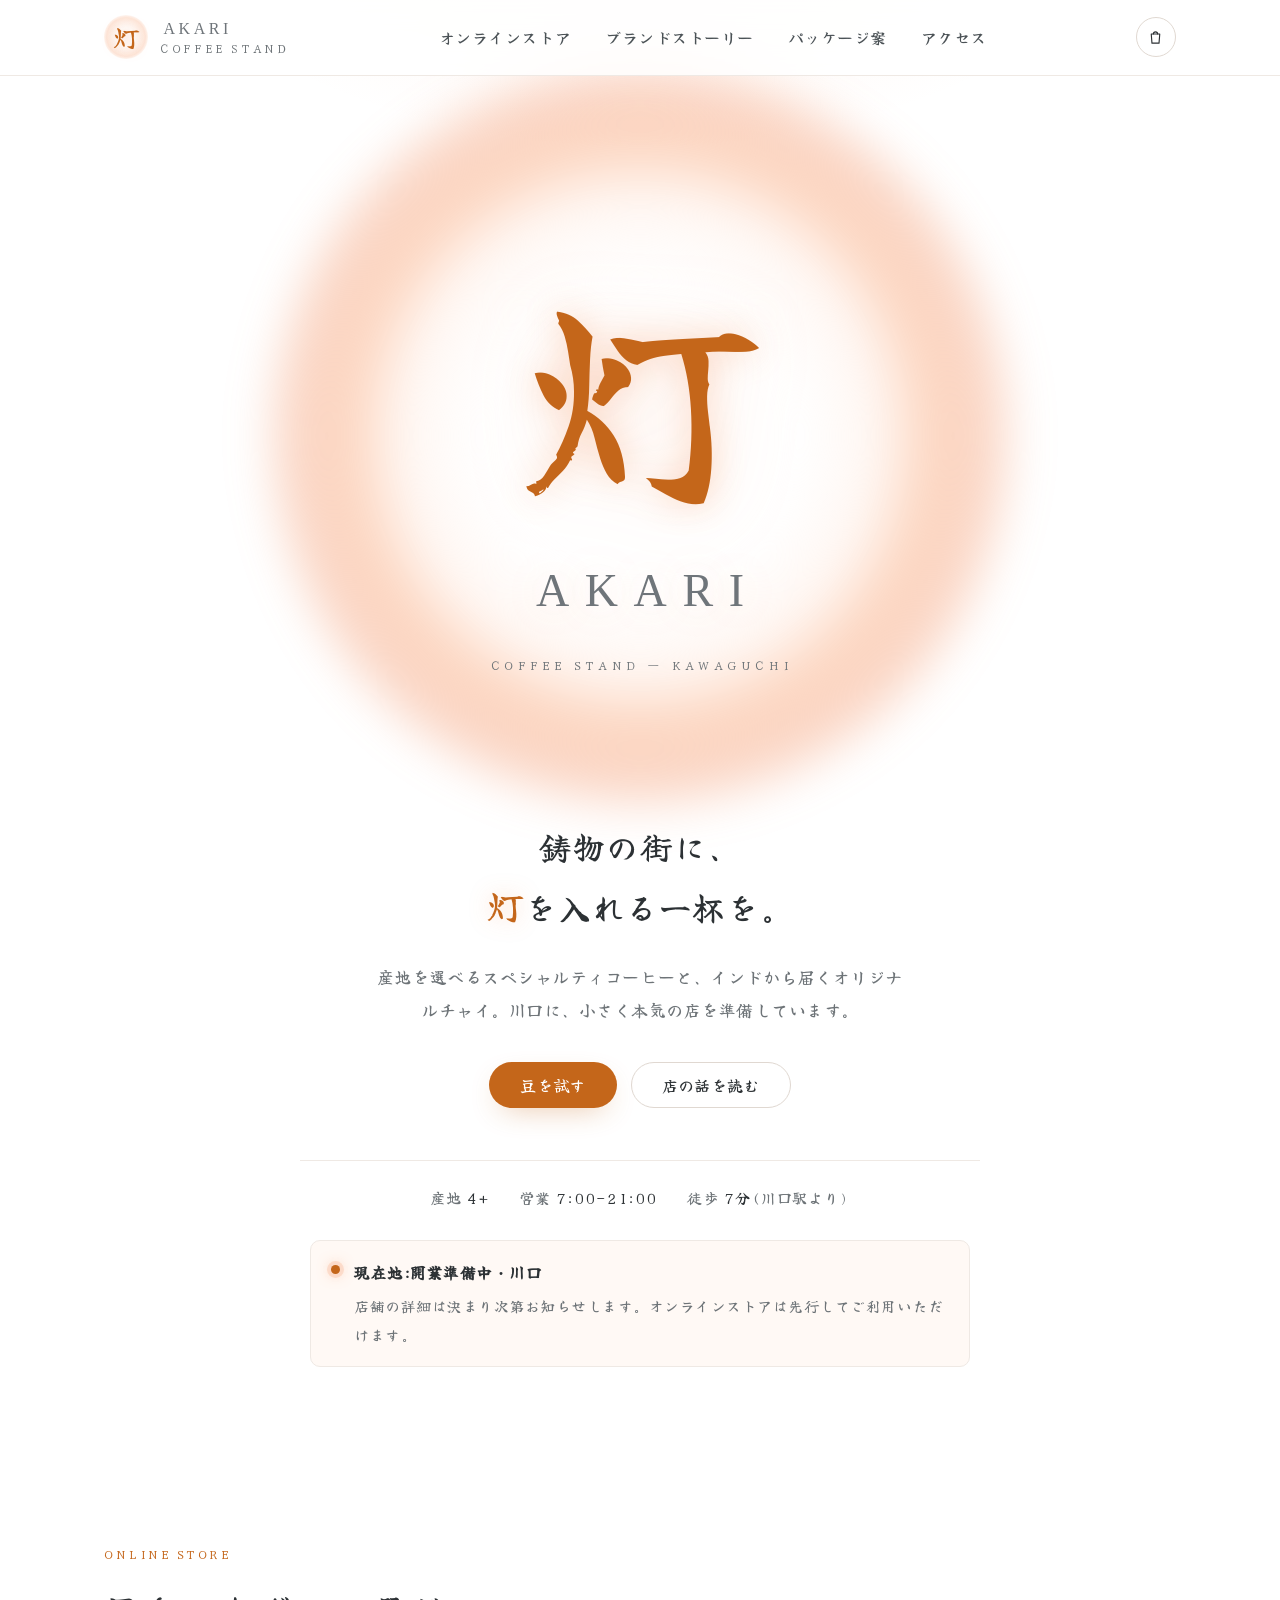
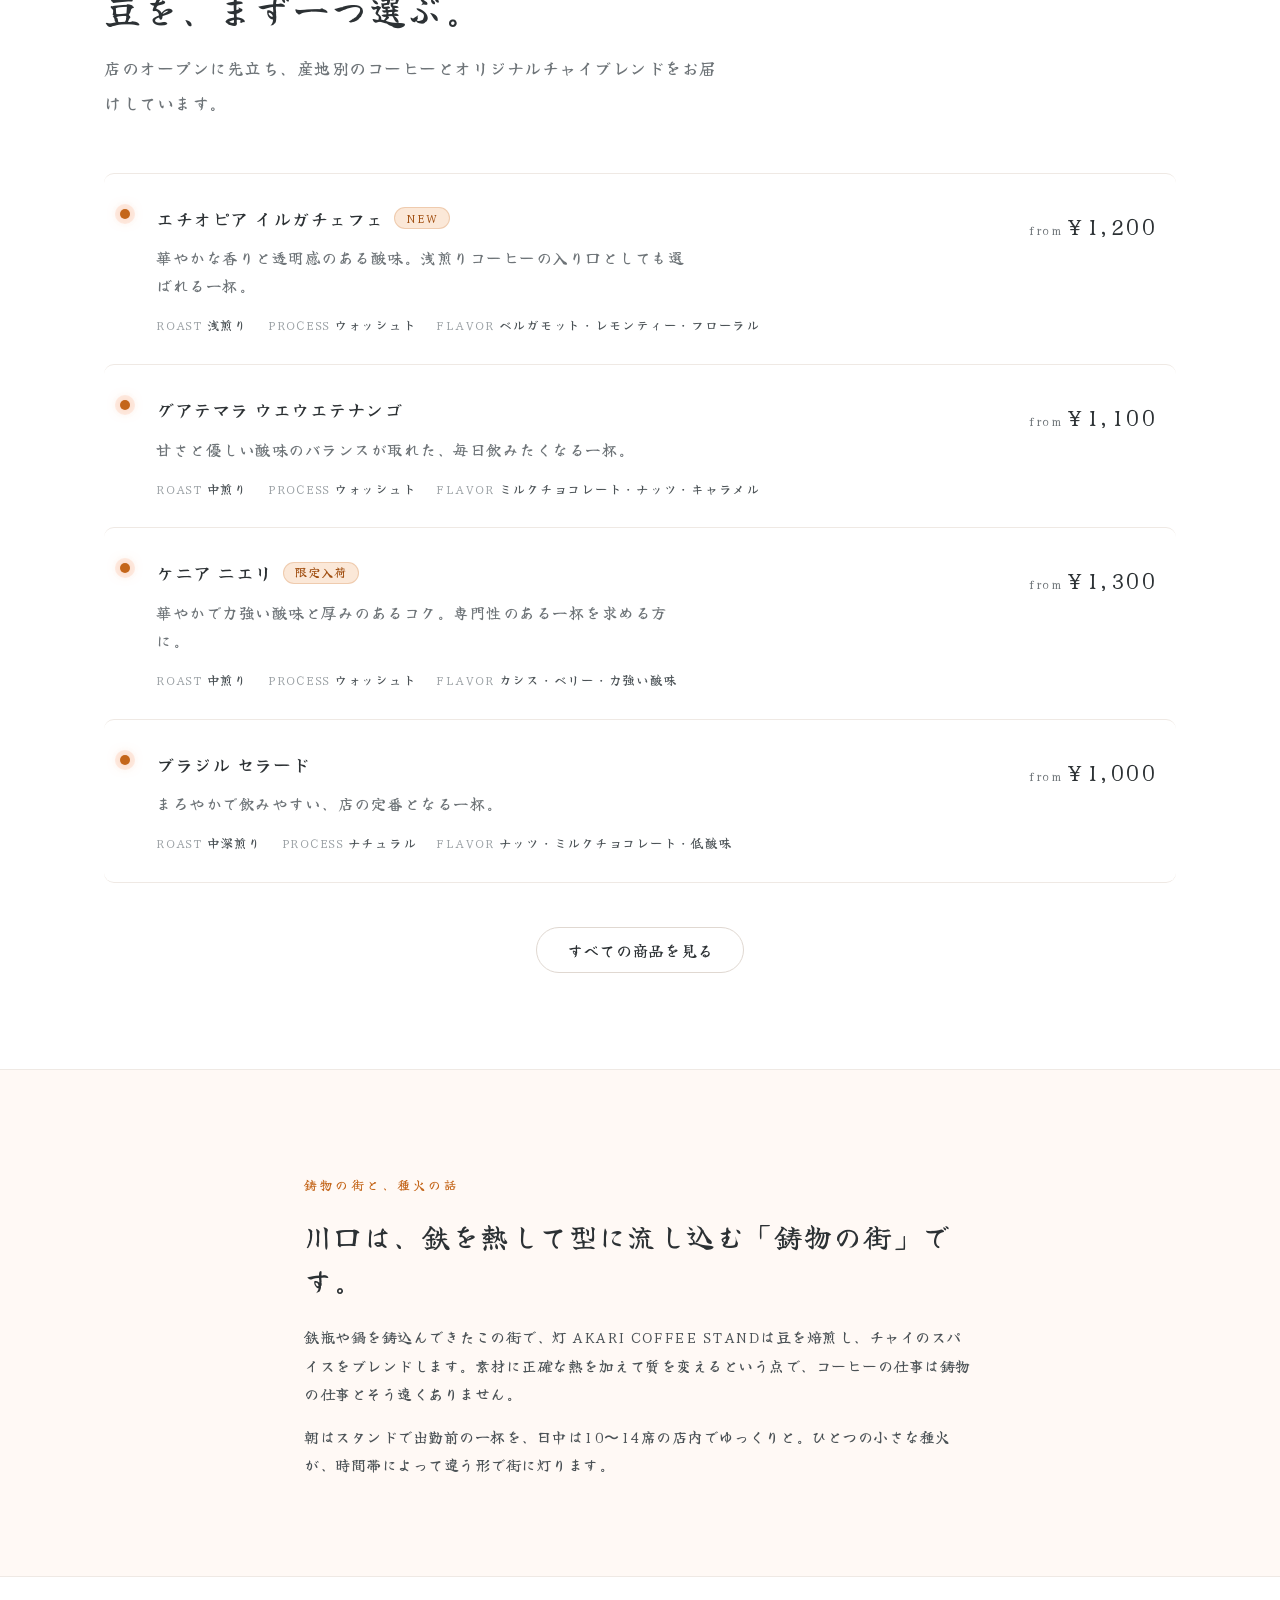
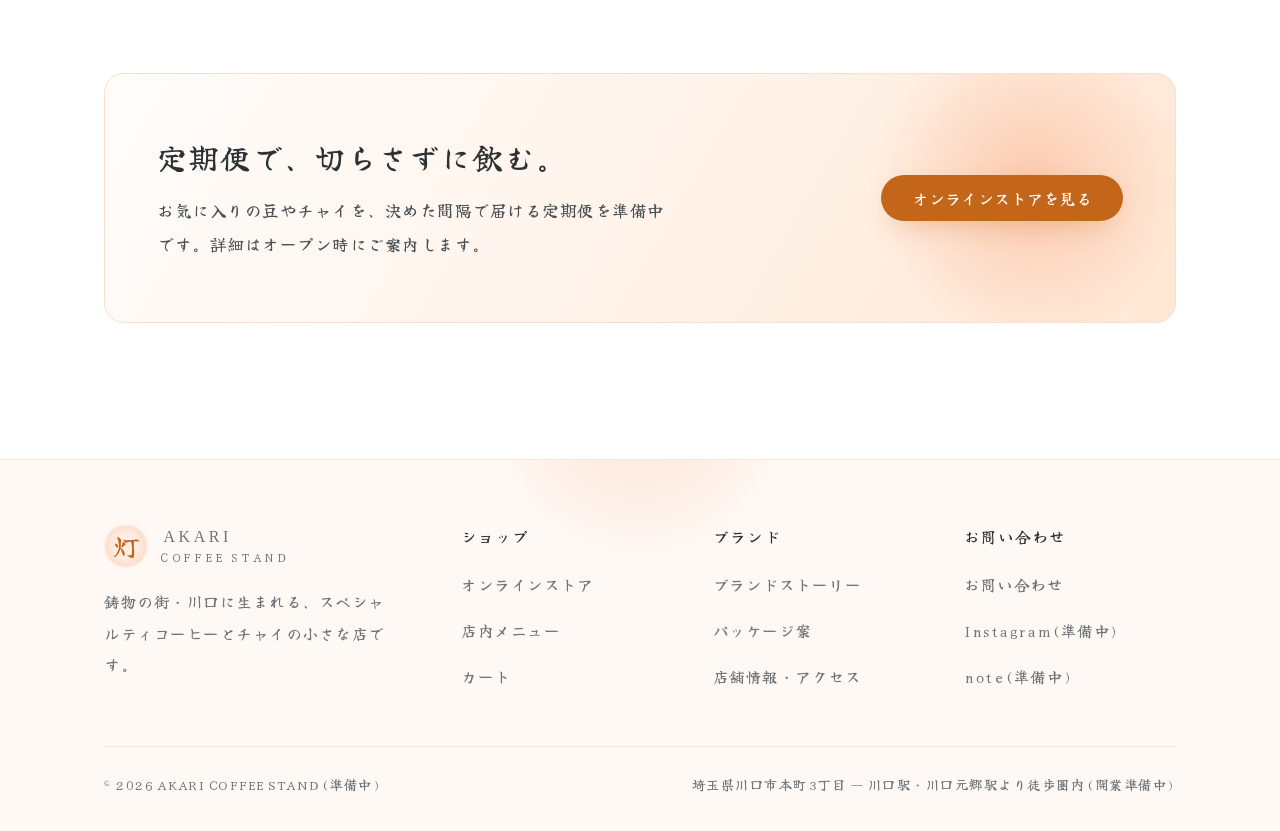
<file: index.html>
<!DOCTYPE html>
<html lang="ja">
<head>
<meta charset="UTF-8">
<meta name="viewport" content="width=device-width, initial-scale=1.0">
<meta name="theme-color" content="#FFFFFF">
<meta name="description" content="灯 AKARI COFFEE STAND ― 鋳物の街・川口に生まれる、スペシャルティコーヒーとチャイの小さな店。産地を選べる豆とオリジナルチャイブレンドを、オンラインストアで先行してお届けします。">
<title>灯 AKARI COFFEE STAND ― 川口のスペシャルティコーヒー&チャイ</title>
<link rel="preconnect" href="https://fonts.googleapis.com">
<link rel="preconnect" href="https://fonts.gstatic.com" crossorigin>
<link href="https://fonts.googleapis.com/css2?family=Yuji+Syuku&family=IM+Fell+English&display=swap" rel="stylesheet">
<link rel="icon" href="data:image/svg+xml,%3Csvg%20xmlns='http://www.w3.org/2000/svg'%20viewBox='0%200%2064%2064'%3E%3Ccircle%20cx='32'%20cy='32'%20r='31'%20fill='%23FFF3E9'/%3E%3Ctext%20x='32'%20y='47'%20font-size='42'%20text-anchor='middle'%20fill='%23C4661A'%20font-family='serif'%3E%E7%81%AF%3C/text%3E%3C/svg%3E">
<link rel="stylesheet" href="assets/styles.css">
</head>
<body>

<header class="site-header">
  <div class="wrap">
    <a href="index.html" class="brand">
      <div class="brand-mark">灯</div>
      <div class="brand-word">
        <span class="brand-name">AKARI</span>
        <span class="brand-sub">COFFEE STAND</span>
      </div>
    </a>
    <nav class="nav-desktop">
      <a href="products.html">オンラインストア</a>
      <a href="about.html">ブランドストーリー</a>
      <a href="package.html">パッケージ案</a>
      <a href="access.html">アクセス</a>
    </nav>
    <div class="header-actions">
      <button type="button" class="icon-btn js-cart-open" aria-label="カートを開く">
        <svg viewBox="0 0 24 24" fill="none" stroke-width="1.6" stroke-linecap="round" stroke-linejoin="round"><path d="M6 7h12l-1 13H7L6 7Z"/><path d="M9 7a3 3 0 0 1 6 0"/></svg>
        <span class="cart-count is-zero">0</span>
      </button>
      <button type="button" class="icon-btn nav-toggle js-nav-open" aria-label="メニューを開く">
        <svg viewBox="0 0 24 24" fill="none" stroke-width="1.6" stroke-linecap="round"><path d="M4 7h16M4 12h16M4 17h16"/></svg>
      </button>
    </div>
  </div>
</header>

<div class="nav-mobile">
  <div class="nav-mobile-panel">
    <button type="button" class="nav-mobile-close js-nav-close" aria-label="閉じる">
      <svg viewBox="0 0 24 24" fill="none" stroke-width="1.6" stroke-linecap="round"><path d="M6 6l12 12M18 6L6 18"/></svg>
    </button>
    <a href="index.html">ホーム</a>
    <a href="products.html">オンラインストア</a>
    <a href="about.html">ブランドストーリー</a>
    <a href="package.html">パッケージ案</a>
    <a href="access.html">店舗情報・アクセス</a>
    <a href="cart.html">カート</a>
  </div>
</div>

<main>

  <!-- ============ Hero: 灯り(ブランドイメージそのもの) ============ -->
  <section class="hero">
    <div class="wrap">

      <div class="lamp">
        <div class="lamp-halo" aria-hidden="true"></div>
        <div class="lamp-mark" aria-hidden="true">灯</div>
        <div class="lamp-word">AKARI</div>
        <div class="lamp-sub">Coffee Stand ― Kawaguchi</div>
      </div>

      <h1 class="hero-tagline">鋳物の街に、<br><span class="accent mark-kanji">灯</span>を入れる一杯を。</h1>

      <p class="hero-sub">
        産地を選べるスペシャルティコーヒーと、インドから届くオリジナルチャイ。川口に、小さく本気の店を準備しています。
      </p>

      <div class="hero-actions">
        <a href="products.html" class="btn btn-primary">豆を試す</a>
        <a href="about.html" class="btn btn-outline">店の話を読む</a>
      </div>

      <div class="spec-strip">
        <span>産地 <b>4+</b></span>
        <span>営業 <b>7:00–21:00</b></span>
        <span>徒歩 <b>7分</b>(川口駅より)</span>
      </div>

      <div class="status-line">
        <span class="tick"></span>
        <span>
          <strong>現在地:開業準備中・川口</strong>
          <span class="muted">店舗の詳細は決まり次第お知らせします。オンラインストアは先行してご利用いただけます。</span>
        </span>
      </div>
    </div>
  </section>

  <!-- ============ Products: spec list ============ -->
  <section class="section">
    <div class="wrap">
      <div class="section-head">
        <span class="eyebrow">ONLINE STORE</span>
        <h2>豆を、まず一つ選ぶ。</h2>
        <p class="lead">店のオープンに先立ち、産地別のコーヒーとオリジナルチャイブレンドをお届けしています。</p>
      </div>
      <div class="spec-list" id="homeFeatured"></div>
      <div class="section-foot center">
        <a href="products.html" class="btn btn-outline">すべての商品を見る</a>
      </div>
    </div>
  </section>

  <!-- ============ Brand short story ============ -->
  <section class="section section-alt">
    <div class="wrap" style="max-width:720px">
      <span class="eyebrow">鋳物の街と、種火の話</span>
      <h2 style="font-size:clamp(22px,3vw,28px); line-height:1.6">川口は、鉄を熱して型に流し込む「鋳物の街」です。</h2>
      <p style="margin-top:20px; color:var(--ink-soft); font-size:15px; line-height:1.9">
        鉄瓶や鍋を鋳込んできたこの街で、灯 AKARI COFFEE STANDは豆を焙煎し、チャイのスパイスをブレンドします。素材に正確な熱を加えて質を変えるという点で、コーヒーの仕事は鋳物の仕事とそう遠くありません。
      </p>
      <p style="margin-top:14px; color:var(--ink-soft); font-size:15px; line-height:1.9">
        朝はスタンドで出勤前の一杯を、日中は10〜14席の店内でゆっくりと。ひとつの小さな種火が、時間帯によって違う形で街に灯ります。
      </p>
    </div>
  </section>

  <!-- ============ CTA band ============ -->
  <section class="section">
    <div class="wrap">
      <div class="cta-band">
        <div>
          <h2>定期便で、切らさずに飲む。</h2>
          <p>お気に入りの豆やチャイを、決めた間隔で届ける定期便を準備中です。詳細はオープン時にご案内します。</p>
        </div>
        <a href="products.html" class="btn btn-primary">オンラインストアを見る</a>
      </div>
    </div>
  </section>

</main>

<footer class="site-footer">
  <div class="wrap">
    <div class="footer-grid">
      <div class="footer-brand">
        <a href="index.html" class="brand">
          <div class="brand-mark">灯</div>
          <div class="brand-word">
            <span class="brand-name">AKARI</span>
            <span class="brand-sub">COFFEE STAND</span>
          </div>
        </a>
        <p>鋳物の街・川口に生まれる、スペシャルティコーヒーとチャイの小さな店です。</p>
      </div>
      <div class="footer-col">
        <h4>ショップ</h4>
        <ul>
          <li><a href="products.html">オンラインストア</a></li>
          <li><a href="products.html#menu">店内メニュー</a></li>
          <li><a href="cart.html">カート</a></li>
        </ul>
      </div>
      <div class="footer-col">
        <h4>ブランド</h4>
        <ul>
          <li><a href="about.html">ブランドストーリー</a></li>
          <li><a href="package.html">パッケージ案</a></li>
          <li><a href="access.html">店舗情報・アクセス</a></li>
        </ul>
      </div>
      <div class="footer-col">
        <h4>お問い合わせ</h4>
        <ul>
          <li><a href="access.html#contact">お問い合わせ</a></li>
          <li><a href="#">Instagram(準備中)</a></li>
          <li><a href="#">note(準備中)</a></li>
        </ul>
      </div>
    </div>
    <div class="footer-bottom">
      <span>&copy; <span class="js-year"></span> AKARI COFFEE STAND(準備中)</span>
      <span>埼玉県川口市本町3丁目 ― 川口駅・川口元郷駅より徒歩圏内(開業準備中)</span>
    </div>
  </div>
</footer>

<div class="cart-drawer">
  <div class="cart-drawer-panel">
    <div class="cart-drawer-head">
      <h3>カート</h3>
      <button type="button" class="icon-btn js-cart-close" aria-label="閉じる">
        <svg viewBox="0 0 24 24" fill="none" stroke-width="1.6" stroke-linecap="round"><path d="M6 6l12 12M18 6L6 18"/></svg>
      </button>
    </div>
    <div class="cart-drawer-body" id="cartDrawerBody"></div>
    <div class="cart-drawer-foot" id="cartDrawerFoot" style="display:none">
      <div class="cart-subtotal"><span>小計</span><strong id="cartSubtotal">¥0</strong></div>
      <a href="cart.html" class="btn btn-primary btn-block">レジに進む</a>
      <p class="form-note" style="margin-top:12px;margin-bottom:0">送料・お支払い方法は実店舗オープンにあわせて確定します</p>
    </div>
  </div>
</div>

<script src="assets/data.js"></script>
<script src="assets/app.js"></script>
<script>
  document.getElementById('homeFeatured').innerHTML =
    AKARI.DATA.products.slice(0, 4).map(AKARI.productRowHTML).join('');
</script>

</body>
</html>
</file>
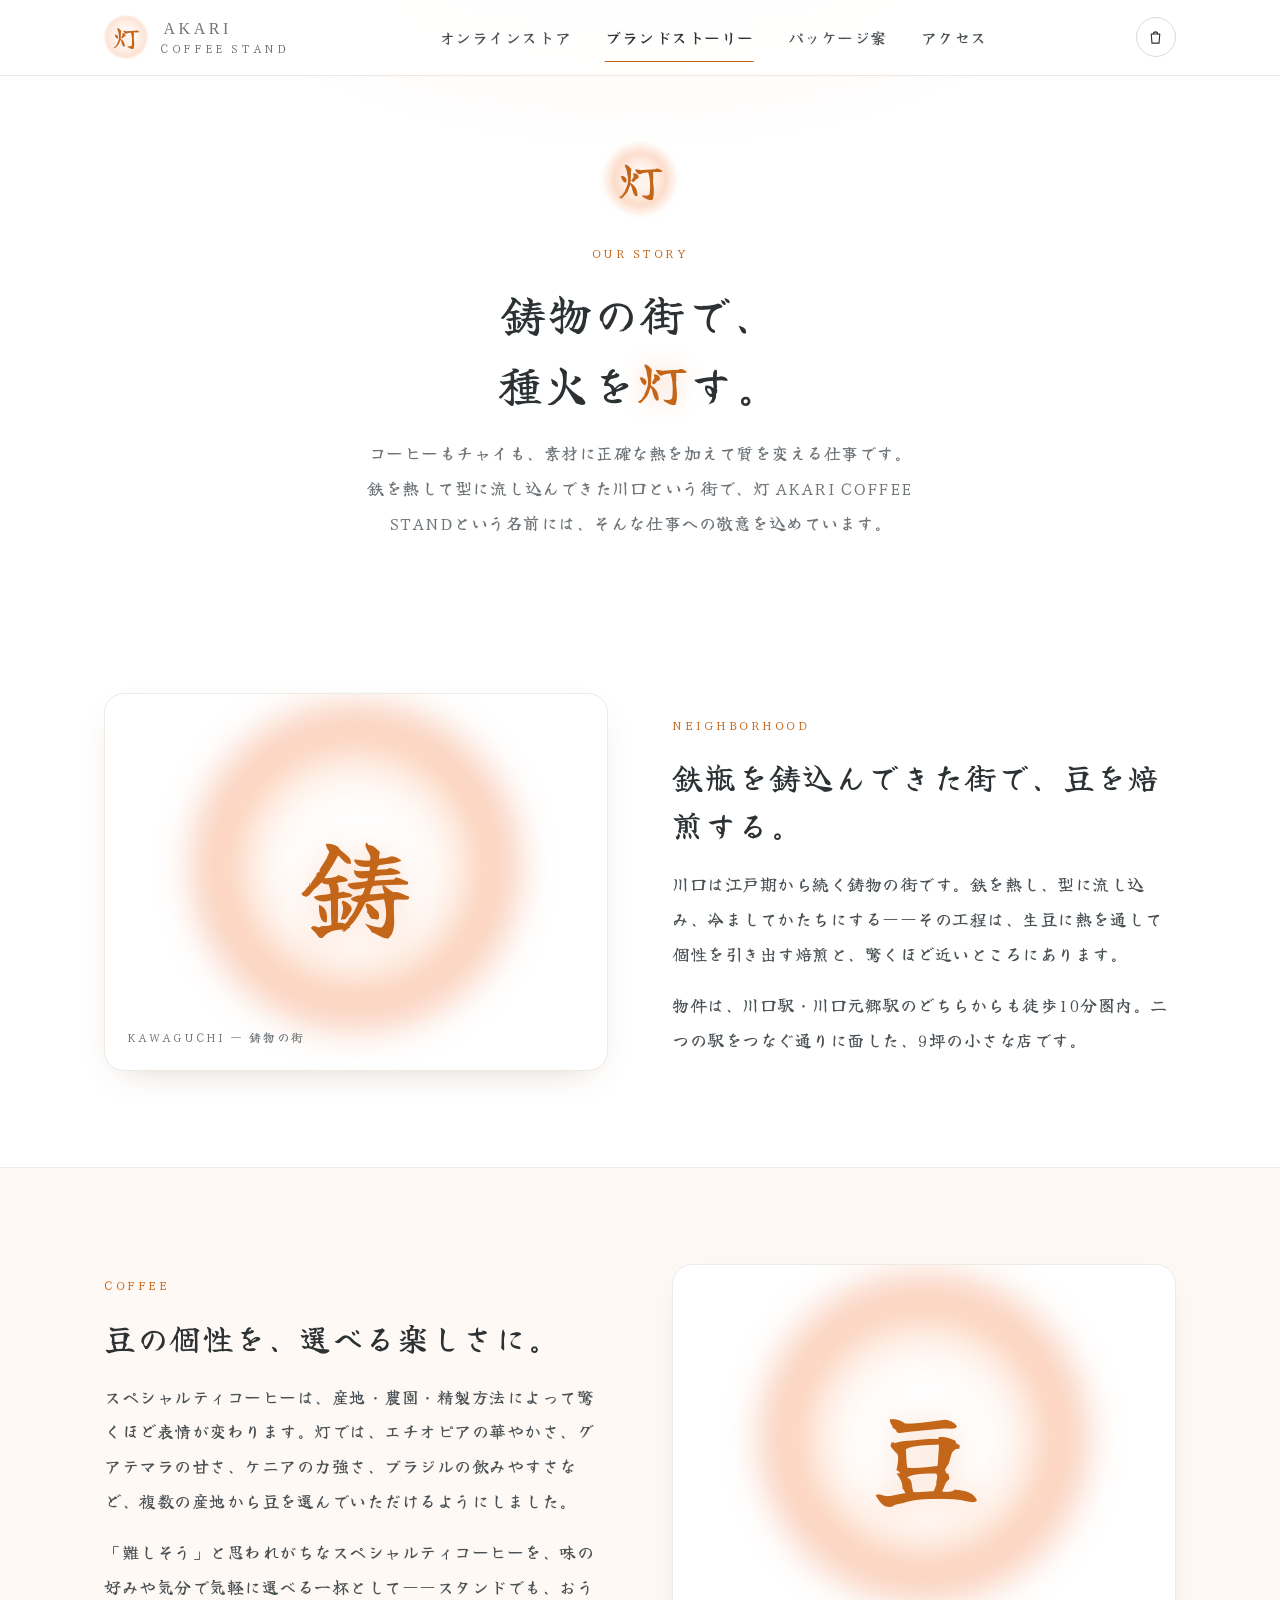
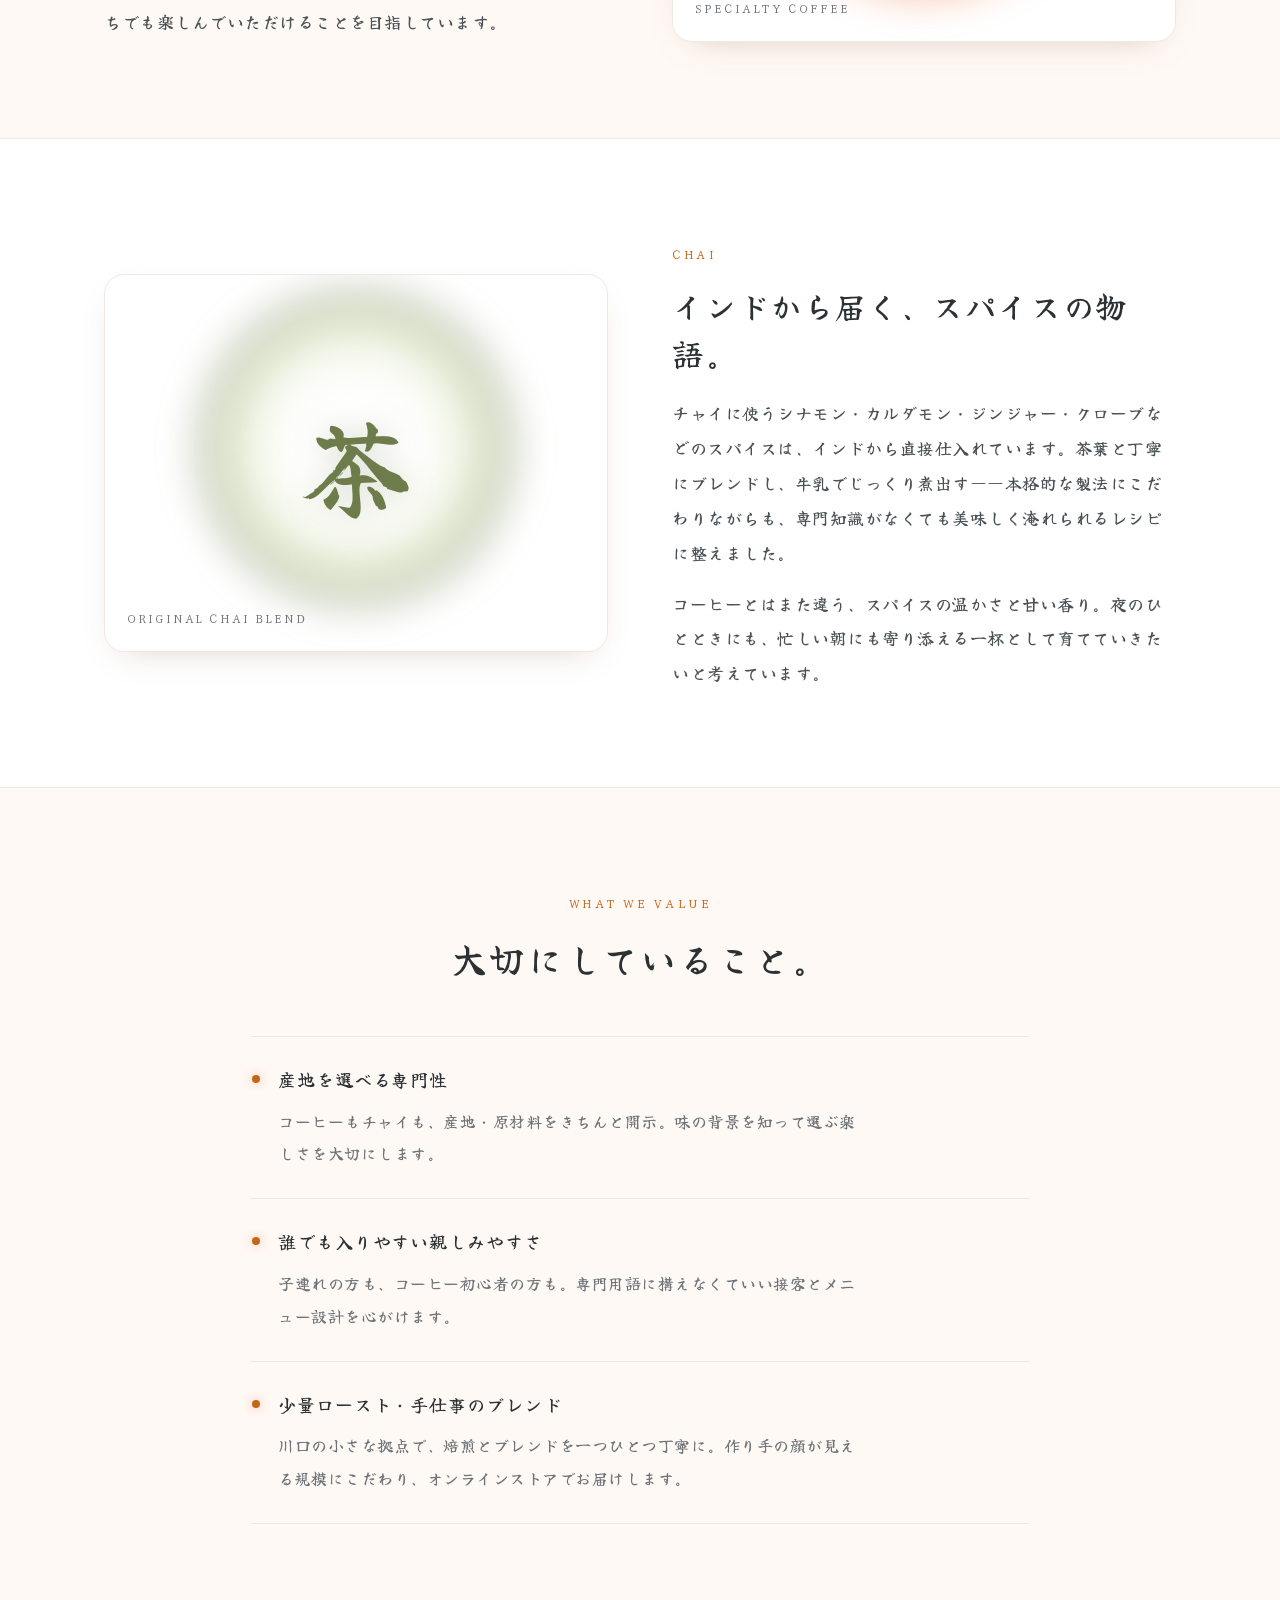
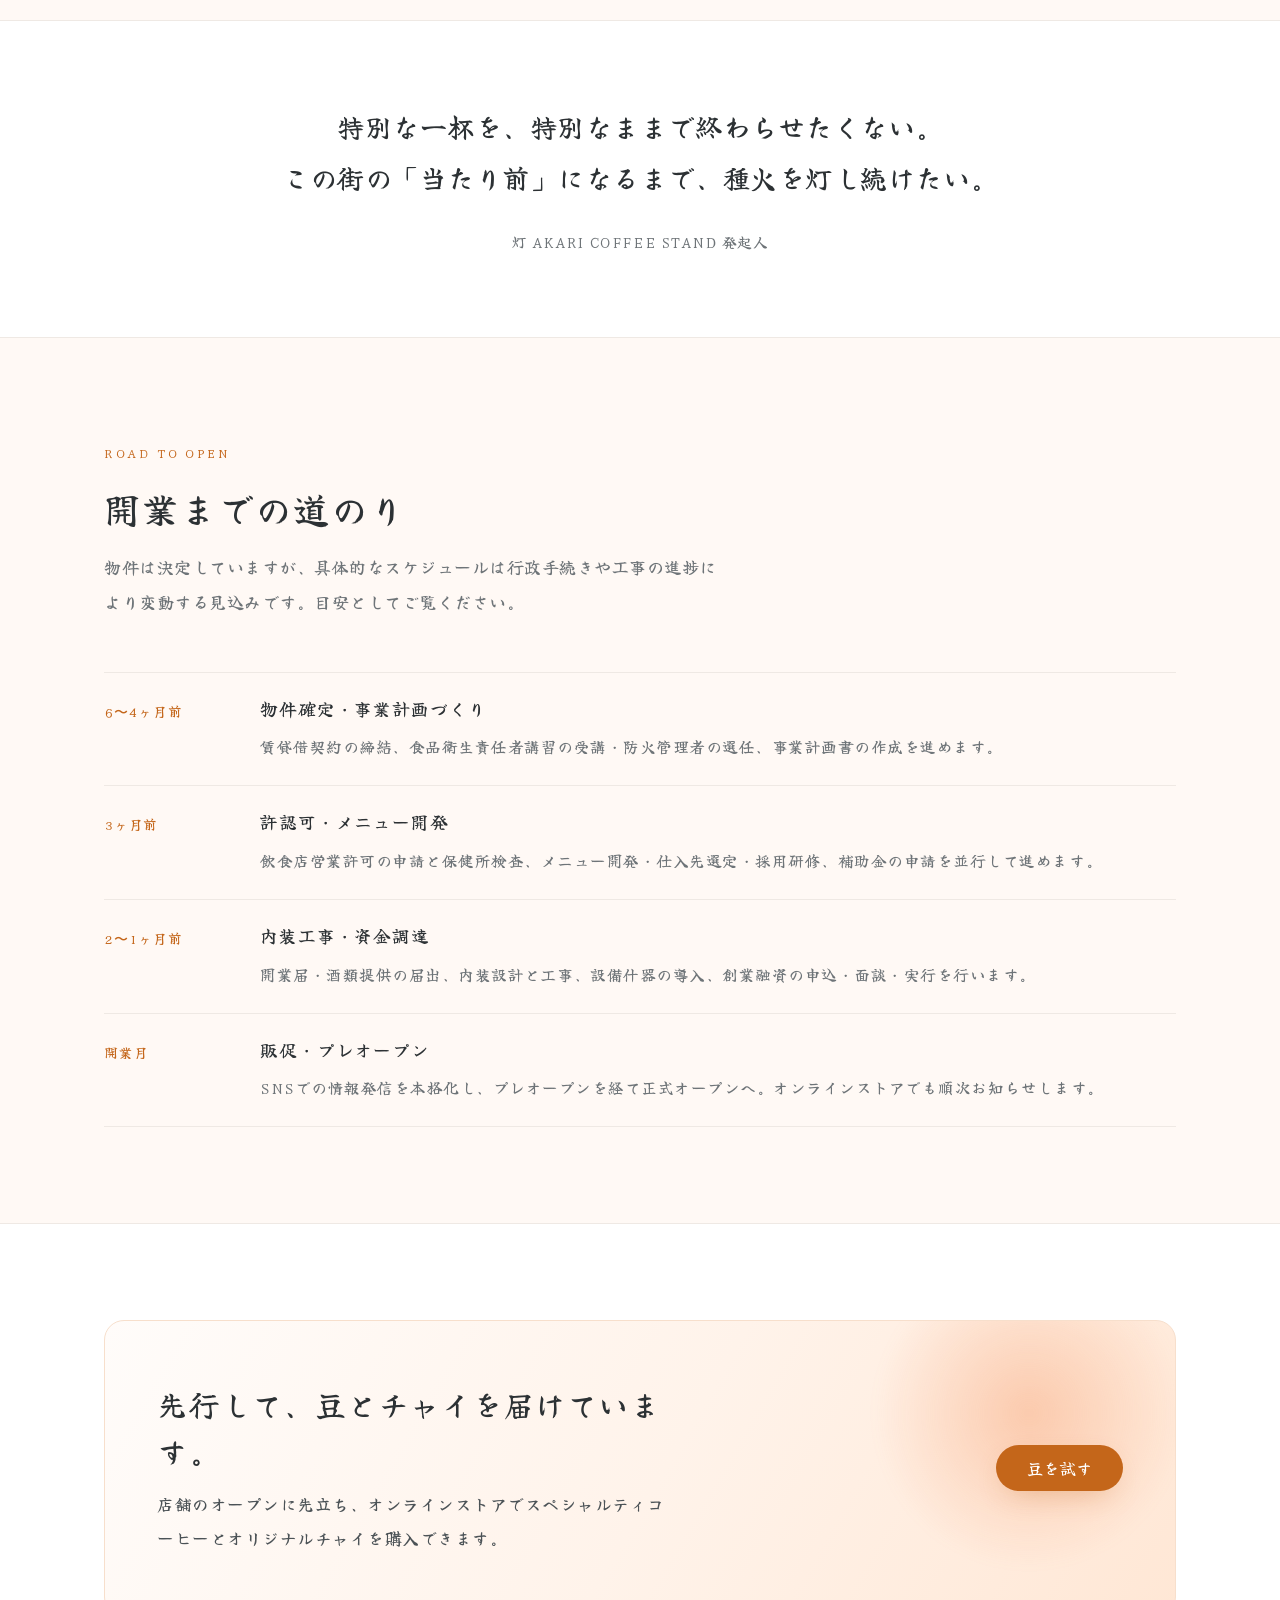
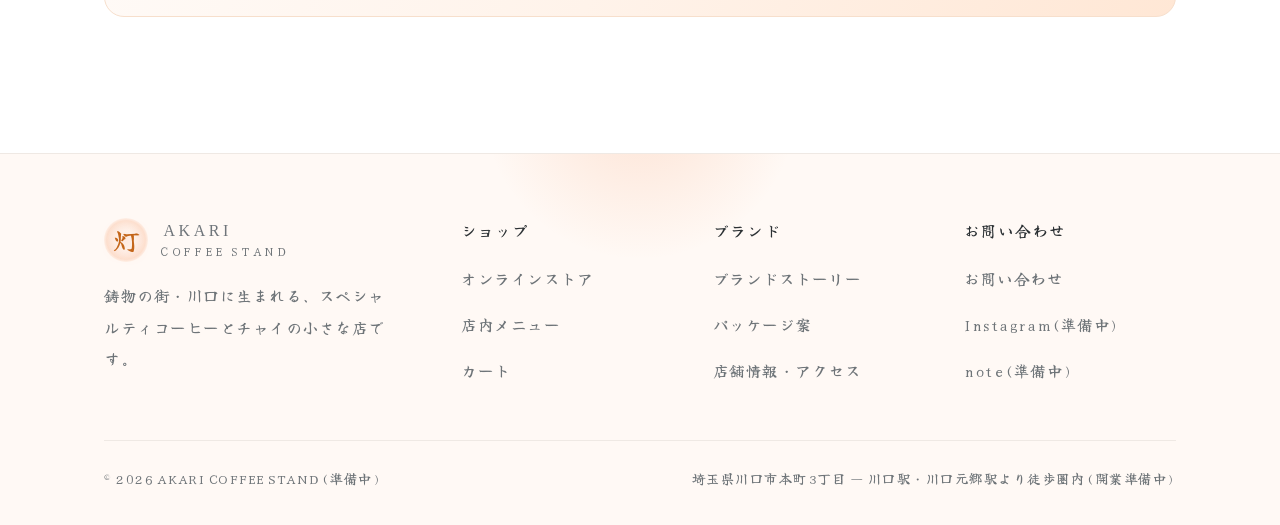
<file: about.html>
<!DOCTYPE html>
<html lang="ja">
<head>
<meta charset="UTF-8">
<meta name="viewport" content="width=device-width, initial-scale=1.0">
<meta name="theme-color" content="#FFFFFF">
<meta name="description" content="灯 AKARI COFFEE STANDのブランドストーリー。鋳物の街・川口という土地、コーヒーとチャイへのこだわりをご紹介します。">
<title>ブランドストーリー ― 灯 AKARI COFFEE STAND</title>
<link rel="preconnect" href="https://fonts.googleapis.com">
<link rel="preconnect" href="https://fonts.gstatic.com" crossorigin>
<link href="https://fonts.googleapis.com/css2?family=Yuji+Syuku&family=IM+Fell+English&display=swap" rel="stylesheet">
<link rel="icon" href="data:image/svg+xml,%3Csvg%20xmlns='http://www.w3.org/2000/svg'%20viewBox='0%200%2064%2064'%3E%3Ccircle%20cx='32'%20cy='32'%20r='31'%20fill='%23FFF3E9'/%3E%3Ctext%20x='32'%20y='47'%20font-size='42'%20text-anchor='middle'%20fill='%23C4661A'%20font-family='serif'%3E%E7%81%AF%3C/text%3E%3C/svg%3E">
<link rel="stylesheet" href="assets/styles.css">
</head>
<body>

<header class="site-header">
  <div class="wrap">
    <a href="index.html" class="brand">
      <div class="brand-mark">灯</div>
      <div class="brand-word">
        <span class="brand-name">AKARI</span>
        <span class="brand-sub">COFFEE STAND</span>
      </div>
    </a>
    <nav class="nav-desktop">
      <a href="products.html">オンラインストア</a>
      <a href="about.html" class="is-active">ブランドストーリー</a>
      <a href="package.html">パッケージ案</a>
      <a href="access.html">アクセス</a>
    </nav>
    <div class="header-actions">
      <button type="button" class="icon-btn js-cart-open" aria-label="カートを開く">
        <svg viewBox="0 0 24 24" fill="none" stroke-width="1.6" stroke-linecap="round" stroke-linejoin="round"><path d="M6 7h12l-1 13H7L6 7Z"/><path d="M9 7a3 3 0 0 1 6 0"/></svg>
        <span class="cart-count is-zero">0</span>
      </button>
      <button type="button" class="icon-btn nav-toggle js-nav-open" aria-label="メニューを開く">
        <svg viewBox="0 0 24 24" fill="none" stroke-width="1.6" stroke-linecap="round"><path d="M4 7h16M4 12h16M4 17h16"/></svg>
      </button>
    </div>
  </div>
</header>

<div class="nav-mobile">
  <div class="nav-mobile-panel">
    <button type="button" class="nav-mobile-close js-nav-close" aria-label="閉じる">
      <svg viewBox="0 0 24 24" fill="none" stroke-width="1.6" stroke-linecap="round"><path d="M6 6l12 12M18 6L6 18"/></svg>
    </button>
    <a href="index.html">ホーム</a>
    <a href="products.html">オンラインストア</a>
    <a href="about.html">ブランドストーリー</a>
    <a href="package.html">パッケージ案</a>
    <a href="access.html">店舗情報・アクセス</a>
    <a href="cart.html">カート</a>
  </div>
</div>

<main>

  <section class="hero" style="padding-bottom:56px">
    <div class="wrap">
      <div class="page-mark" aria-hidden="true">灯</div>
      <span class="eyebrow">OUR STORY</span>
      <h1 class="page-title" style="margin-left:auto;margin-right:auto">鋳物の街で、<br>種火を<span class="accent mark-kanji">灯</span>す。</h1>
      <p class="page-lead" style="margin-left:auto;margin-right:auto">コーヒーもチャイも、素材に正確な熱を加えて質を変える仕事です。鉄を熱して型に流し込んできた川口という街で、灯 AKARI COFFEE STANDという名前には、そんな仕事への敬意を込めています。</p>
    </div>
  </section>

  <!-- ============ Kawaguchi / imono story ============ -->
  <section class="section">
    <div class="wrap">
      <div class="story-split">
        <div class="story-visual glow-plate">
          <span class="glow-plate-glyph" aria-hidden="true">鋳</span>
          <span class="caption">KAWAGUCHI ― 鋳物の街</span>
        </div>
        <div class="story-copy">
          <span class="eyebrow">NEIGHBORHOOD</span>
          <h2>鉄瓶を鋳込んできた街で、豆を焙煎する。</h2>
          <p>川口は江戸期から続く鋳物の街です。鉄を熱し、型に流し込み、冷ましてかたちにする――その工程は、生豆に熱を通して個性を引き出す焙煎と、驚くほど近いところにあります。</p>
          <p>物件は、川口駅・川口元郷駅のどちらからも徒歩10分圏内。二つの駅をつなぐ通りに面した、9坪の小さな店です。</p>
        </div>
      </div>
    </div>
  </section>

  <!-- ============ Coffee story ============ -->
  <section class="section section-alt">
    <div class="wrap">
      <div class="story-split reverse">
        <div class="story-visual glow-plate">
          <span class="glow-plate-glyph" aria-hidden="true">豆</span>
          <span class="caption">SPECIALTY COFFEE</span>
        </div>
        <div class="story-copy">
          <span class="eyebrow">COFFEE</span>
          <h2>豆の個性を、選べる楽しさに。</h2>
          <p>スペシャルティコーヒーは、産地・農園・精製方法によって驚くほど表情が変わります。灯では、エチオピアの華やかさ、グアテマラの甘さ、ケニアの力強さ、ブラジルの飲みやすさなど、複数の産地から豆を選んでいただけるようにしました。</p>
          <p>「難しそう」と思われがちなスペシャルティコーヒーを、味の好みや気分で気軽に選べる一杯として――スタンドでも、おうちでも楽しんでいただけることを目指しています。</p>
        </div>
      </div>
    </div>
  </section>

  <!-- ============ Chai story ============ -->
  <section class="section">
    <div class="wrap">
      <div class="story-split">
        <div class="story-visual glow-plate is-sage">
          <span class="glow-plate-glyph" aria-hidden="true">茶</span>
          <span class="caption">ORIGINAL CHAI BLEND</span>
        </div>
        <div class="story-copy">
          <span class="eyebrow">CHAI</span>
          <h2>インドから届く、スパイスの物語。</h2>
          <p>チャイに使うシナモン・カルダモン・ジンジャー・クローブなどのスパイスは、インドから直接仕入れています。茶葉と丁寧にブレンドし、牛乳でじっくり煮出す――本格的な製法にこだわりながらも、専門知識がなくても美味しく淹れられるレシピに整えました。</p>
          <p>コーヒーとはまた違う、スパイスの温かさと甘い香り。夜のひとときにも、忙しい朝にも寄り添える一杯として育てていきたいと考えています。</p>
        </div>
      </div>
    </div>
  </section>

  <!-- ============ Values (連番カードなし) ============ -->
  <section class="section section-alt">
    <div class="wrap">
      <div class="section-head center" style="margin-left:auto;margin-right:auto;text-align:center">
        <span class="eyebrow">WHAT WE VALUE</span>
        <h2>大切にしていること。</h2>
      </div>
      <div class="value-list">
        <div class="value-row">
          <h3>産地を選べる専門性</h3>
          <p>コーヒーもチャイも、産地・原材料をきちんと開示。味の背景を知って選ぶ楽しさを大切にします。</p>
        </div>
        <div class="value-row">
          <h3>誰でも入りやすい親しみやすさ</h3>
          <p>子連れの方も、コーヒー初心者の方も。専門用語に構えなくていい接客とメニュー設計を心がけます。</p>
        </div>
        <div class="value-row">
          <h3>少量ロースト・手仕事のブレンド</h3>
          <p>川口の小さな拠点で、焙煎とブレンドを一つひとつ丁寧に。作り手の顔が見える規模にこだわり、オンラインストアでお届けします。</p>
        </div>
      </div>
    </div>
  </section>

  <!-- ============ Founder quote ============ -->
  <section class="section-tight">
    <div class="wrap">
      <div class="quote-block">
        <blockquote>特別な一杯を、特別なままで終わらせたくない。<br>この街の「当たり前」になるまで、種火を灯し続けたい。</blockquote>
        <cite>灯 AKARI COFFEE STAND 発起人</cite>
      </div>
    </div>
  </section>

  <!-- ============ Road to open ============ -->
  <section class="section section-alt">
    <div class="wrap">
      <div class="section-head">
        <span class="eyebrow">ROAD TO OPEN</span>
        <h2>開業までの道のり</h2>
        <p class="lead">物件は決定していますが、具体的なスケジュールは行政手続きや工事の進捗により変動する見込みです。目安としてご覧ください。</p>
      </div>
      <div class="timeline">
        <div class="timeline-row">
          <div class="timeline-time">6〜4ヶ月前</div>
          <div class="timeline-body">
            <h4>物件確定・事業計画づくり</h4>
            <p>賃貸借契約の締結、食品衛生責任者講習の受講・防火管理者の選任、事業計画書の作成を進めます。</p>
          </div>
        </div>
        <div class="timeline-row">
          <div class="timeline-time">3ヶ月前</div>
          <div class="timeline-body">
            <h4>許認可・メニュー開発</h4>
            <p>飲食店営業許可の申請と保健所検査、メニュー開発・仕入先選定・採用研修、補助金の申請を並行して進めます。</p>
          </div>
        </div>
        <div class="timeline-row">
          <div class="timeline-time">2〜1ヶ月前</div>
          <div class="timeline-body">
            <h4>内装工事・資金調達</h4>
            <p>開業届・酒類提供の届出、内装設計と工事、設備什器の導入、創業融資の申込・面談・実行を行います。</p>
          </div>
        </div>
        <div class="timeline-row">
          <div class="timeline-time">開業月</div>
          <div class="timeline-body">
            <h4>販促・プレオープン</h4>
            <p>SNSでの情報発信を本格化し、プレオープンを経て正式オープンへ。オンラインストアでも順次お知らせします。</p>
          </div>
        </div>
      </div>
    </div>
  </section>

  <section class="section">
    <div class="wrap">
      <div class="cta-band">
        <div>
          <h2>先行して、豆とチャイを届けています。</h2>
          <p>店舗のオープンに先立ち、オンラインストアでスペシャルティコーヒーとオリジナルチャイを購入できます。</p>
        </div>
        <a href="products.html" class="btn btn-primary">豆を試す</a>
      </div>
    </div>
  </section>

</main>

<footer class="site-footer">
  <div class="wrap">
    <div class="footer-grid">
      <div class="footer-brand">
        <a href="index.html" class="brand">
          <div class="brand-mark">灯</div>
          <div class="brand-word">
            <span class="brand-name">AKARI</span>
            <span class="brand-sub">COFFEE STAND</span>
          </div>
        </a>
        <p>鋳物の街・川口に生まれる、スペシャルティコーヒーとチャイの小さな店です。</p>
      </div>
      <div class="footer-col">
        <h4>ショップ</h4>
        <ul>
          <li><a href="products.html">オンラインストア</a></li>
          <li><a href="products.html#menu">店内メニュー</a></li>
          <li><a href="cart.html">カート</a></li>
        </ul>
      </div>
      <div class="footer-col">
        <h4>ブランド</h4>
        <ul>
          <li><a href="about.html">ブランドストーリー</a></li>
          <li><a href="package.html">パッケージ案</a></li>
          <li><a href="access.html">店舗情報・アクセス</a></li>
        </ul>
      </div>
      <div class="footer-col">
        <h4>お問い合わせ</h4>
        <ul>
          <li><a href="access.html#contact">お問い合わせ</a></li>
          <li><a href="#">Instagram(準備中)</a></li>
          <li><a href="#">note(準備中)</a></li>
        </ul>
      </div>
    </div>
    <div class="footer-bottom">
      <span>&copy; <span class="js-year"></span> AKARI COFFEE STAND(準備中)</span>
      <span>埼玉県川口市本町3丁目 ― 川口駅・川口元郷駅より徒歩圏内(開業準備中)</span>
    </div>
  </div>
</footer>

<div class="cart-drawer">
  <div class="cart-drawer-panel">
    <div class="cart-drawer-head">
      <h3>カート</h3>
      <button type="button" class="icon-btn js-cart-close" aria-label="閉じる">
        <svg viewBox="0 0 24 24" fill="none" stroke-width="1.6" stroke-linecap="round"><path d="M6 6l12 12M18 6L6 18"/></svg>
      </button>
    </div>
    <div class="cart-drawer-body" id="cartDrawerBody"></div>
    <div class="cart-drawer-foot" id="cartDrawerFoot" style="display:none">
      <div class="cart-subtotal"><span>小計</span><strong id="cartSubtotal">¥0</strong></div>
      <a href="cart.html" class="btn btn-primary btn-block">レジに進む</a>
      <p class="form-note" style="margin-top:12px;margin-bottom:0">送料・お支払い方法は実店舗オープンにあわせて確定します</p>
    </div>
  </div>
</div>

<script src="assets/data.js"></script>
<script src="assets/app.js"></script>

</body>
</html>
</file>
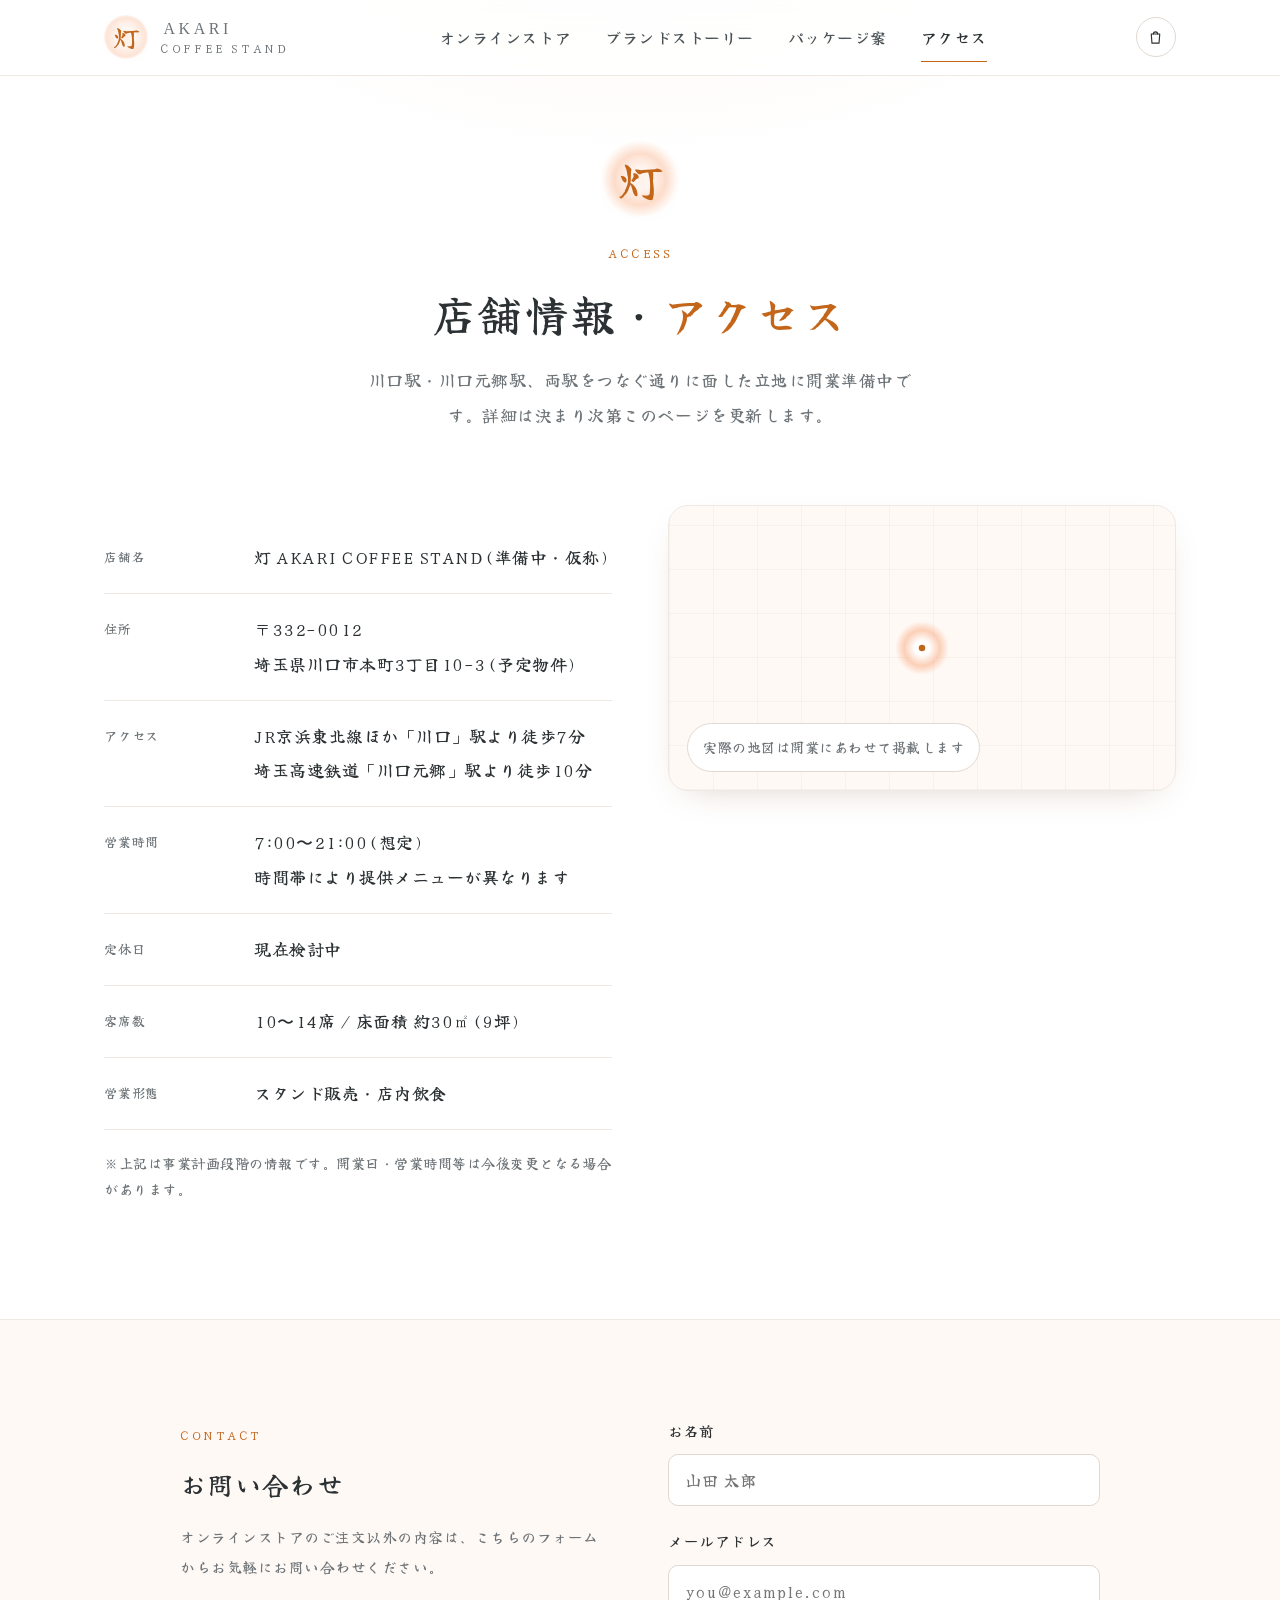
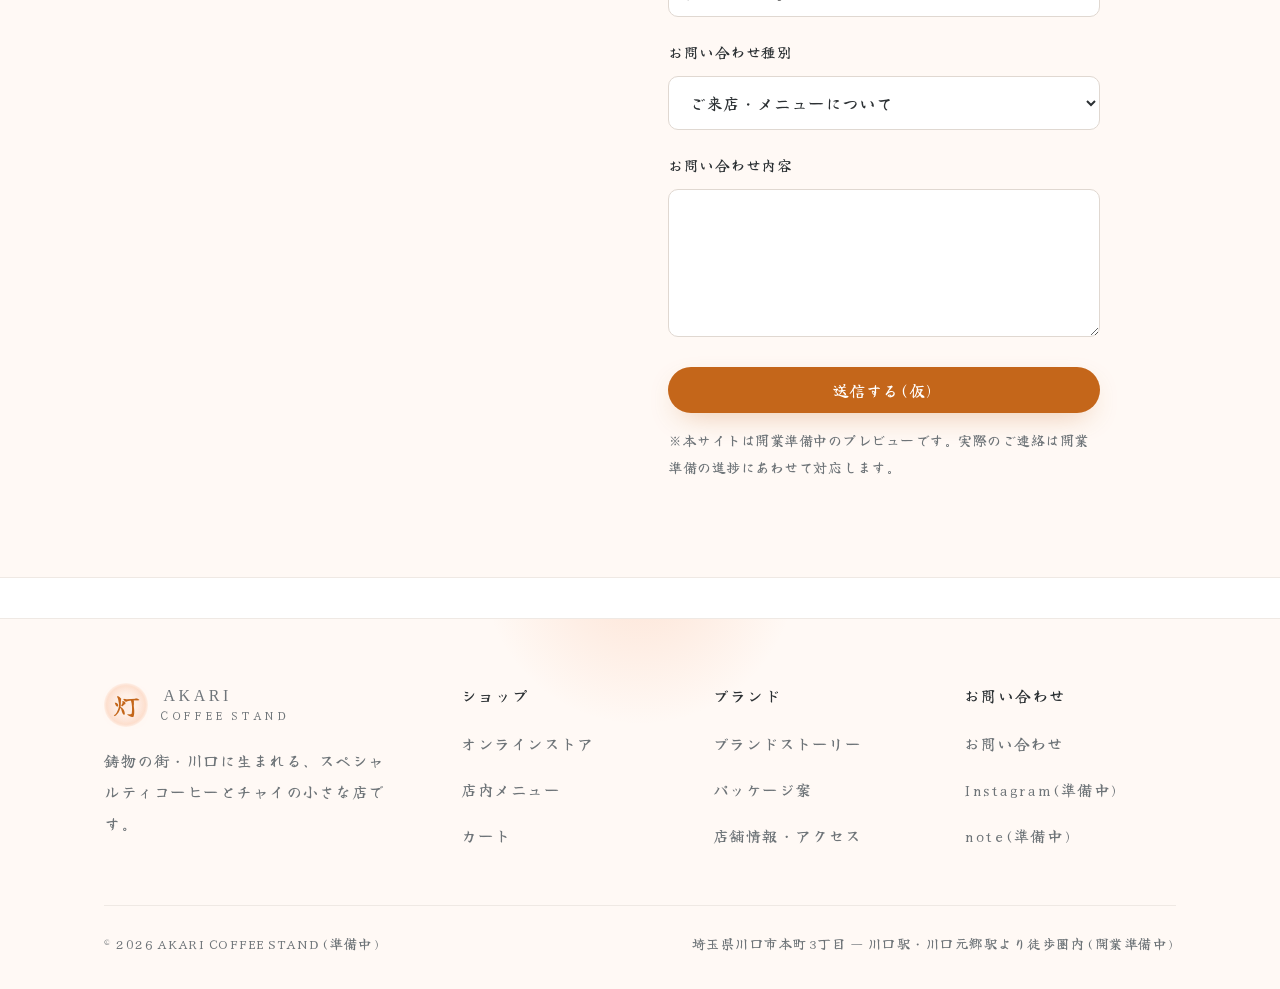
<file: access.html>
<!DOCTYPE html>
<html lang="ja">
<head>
<meta charset="UTF-8">
<meta name="viewport" content="width=device-width, initial-scale=1.0">
<meta name="theme-color" content="#FFFFFF">
<meta name="description" content="灯 AKARI COFFEE STANDの店舗情報・アクセス。埼玉県川口市本町、川口駅・川口元郷駅より徒歩圏内に開業準備中です。">
<title>店舗情報・アクセス ― 灯 AKARI COFFEE STAND</title>
<link rel="preconnect" href="https://fonts.googleapis.com">
<link rel="preconnect" href="https://fonts.gstatic.com" crossorigin>
<link href="https://fonts.googleapis.com/css2?family=Yuji+Syuku&family=IM+Fell+English&display=swap" rel="stylesheet">
<link rel="icon" href="data:image/svg+xml,%3Csvg%20xmlns='http://www.w3.org/2000/svg'%20viewBox='0%200%2064%2064'%3E%3Ccircle%20cx='32'%20cy='32'%20r='31'%20fill='%23FFF3E9'/%3E%3Ctext%20x='32'%20y='47'%20font-size='42'%20text-anchor='middle'%20fill='%23C4661A'%20font-family='serif'%3E%E7%81%AF%3C/text%3E%3C/svg%3E">
<link rel="stylesheet" href="assets/styles.css">
</head>
<body>

<header class="site-header">
  <div class="wrap">
    <a href="index.html" class="brand">
      <div class="brand-mark">灯</div>
      <div class="brand-word">
        <span class="brand-name">AKARI</span>
        <span class="brand-sub">COFFEE STAND</span>
      </div>
    </a>
    <nav class="nav-desktop">
      <a href="products.html">オンラインストア</a>
      <a href="about.html">ブランドストーリー</a>
      <a href="package.html">パッケージ案</a>
      <a href="access.html" class="is-active">アクセス</a>
    </nav>
    <div class="header-actions">
      <button type="button" class="icon-btn js-cart-open" aria-label="カートを開く">
        <svg viewBox="0 0 24 24" fill="none" stroke-width="1.6" stroke-linecap="round" stroke-linejoin="round"><path d="M6 7h12l-1 13H7L6 7Z"/><path d="M9 7a3 3 0 0 1 6 0"/></svg>
        <span class="cart-count is-zero">0</span>
      </button>
      <button type="button" class="icon-btn nav-toggle js-nav-open" aria-label="メニューを開く">
        <svg viewBox="0 0 24 24" fill="none" stroke-width="1.6" stroke-linecap="round"><path d="M4 7h16M4 12h16M4 17h16"/></svg>
      </button>
    </div>
  </div>
</header>

<div class="nav-mobile">
  <div class="nav-mobile-panel">
    <button type="button" class="nav-mobile-close js-nav-close" aria-label="閉じる">
      <svg viewBox="0 0 24 24" fill="none" stroke-width="1.6" stroke-linecap="round"><path d="M6 6l12 12M18 6L6 18"/></svg>
    </button>
    <a href="index.html">ホーム</a>
    <a href="products.html">オンラインストア</a>
    <a href="about.html">ブランドストーリー</a>
    <a href="package.html">パッケージ案</a>
    <a href="access.html">店舗情報・アクセス</a>
    <a href="cart.html">カート</a>
  </div>
</div>

<main>

  <section class="hero" style="padding-bottom:48px">
    <div class="wrap">
      <div class="page-mark" aria-hidden="true">灯</div>
      <span class="eyebrow">ACCESS</span>
      <h1 class="page-title">店舗情報・<span class="accent">アクセス</span></h1>
      <p class="page-lead">川口駅・川口元郷駅、両駅をつなぐ通りに面した立地に開業準備中です。詳細は決まり次第このページを更新します。</p>
    </div>
  </section>

  <section class="section" style="padding-top:24px">
    <div class="wrap">
      <div class="grid grid-2" style="gap:56px; align-items:flex-start">
        <div>
          <dl class="info-list">
            <div class="info-row"><dt>店舗名</dt><dd>灯 AKARI COFFEE STAND(準備中・仮称)</dd></div>
            <div class="info-row"><dt>住所</dt><dd>〒332-0012<br>埼玉県川口市本町3丁目10-3(予定物件)</dd></div>
            <div class="info-row"><dt>アクセス</dt><dd>JR京浜東北線ほか「川口」駅より徒歩7分<br>埼玉高速鉄道「川口元郷」駅より徒歩10分</dd></div>
            <div class="info-row"><dt>営業時間</dt><dd>7:00〜21:00(想定)<br>時間帯により提供メニューが異なります</dd></div>
            <div class="info-row"><dt>定休日</dt><dd>現在検討中</dd></div>
            <div class="info-row"><dt>客席数</dt><dd>10〜14席 / 床面積 約30㎡(9坪)</dd></div>
            <div class="info-row"><dt>営業形態</dt><dd>スタンド販売・店内飲食</dd></div>
          </dl>
          <p class="form-note" style="margin-top:20px">※上記は事業計画段階の情報です。開業日・営業時間等は今後変更となる場合があります。</p>
        </div>

        <div>
          <div class="map-frame">
            <div class="map-pin">
              <svg viewBox="0 0 24 24" fill="none" stroke-width="1.8" stroke-linecap="round" stroke-linejoin="round"><circle cx="12" cy="12" r="3"/></svg>
            </div>
            <div class="map-note">実際の地図は開業にあわせて掲載します</div>
          </div>
        </div>
      </div>
    </div>
  </section>

  <!-- ============ Contact ============ -->
  <section class="section section-alt" id="contact">
    <div class="wrap">
      <div class="grid grid-2" style="gap:56px; align-items:flex-start; max-width:920px; margin:0 auto">
        <div>
          <span class="eyebrow">CONTACT</span>
          <h2 style="font-size:26px; margin-bottom:16px">お問い合わせ</h2>
          <p class="muted" style="font-size:14.5px">オンラインストアのご注文以外の内容は、こちらのフォームからお気軽にお問い合わせください。</p>
        </div>
        <div>
          <form id="contactForm">
            <div class="form-field">
              <label for="cName">お名前</label>
              <input type="text" id="cName" required placeholder="山田 太郎">
            </div>
            <div class="form-field">
              <label for="cEmail">メールアドレス</label>
              <input type="email" id="cEmail" required placeholder="you@example.com">
            </div>
            <div class="form-field">
              <label for="cCategory">お問い合わせ種別</label>
              <select id="cCategory">
                <option>ご来店・メニューについて</option>
                <option>オンラインストアについて</option>
                <option>取材・お仕事のご相談</option>
                <option>その他</option>
              </select>
            </div>
            <div class="form-field">
              <label for="cMessage">お問い合わせ内容</label>
              <textarea id="cMessage" rows="5" required></textarea>
            </div>
            <button type="submit" class="btn btn-primary btn-block">送信する(仮)</button>
            <p class="form-note" style="margin-top:14px; margin-bottom:0">※本サイトは開業準備中のプレビューです。実際のご連絡は開業準備の進捗にあわせて対応します。</p>
          </form>
          <div class="thanks-inline" id="contactThanks">
            <div class="mark">✓</div>
            <h3 style="font-size:18px; margin-bottom:8px">お問い合わせを受け付けました(デモ)</h3>
            <p class="muted" style="font-size:13.5px">実際のご返信は開業準備の状況にあわせて対応いたします。</p>
          </div>
        </div>
      </div>
    </div>
  </section>

</main>

<footer class="site-footer">
  <div class="wrap">
    <div class="footer-grid">
      <div class="footer-brand">
        <a href="index.html" class="brand">
          <div class="brand-mark">灯</div>
          <div class="brand-word">
            <span class="brand-name">AKARI</span>
            <span class="brand-sub">COFFEE STAND</span>
          </div>
        </a>
        <p>鋳物の街・川口に生まれる、スペシャルティコーヒーとチャイの小さな店です。</p>
      </div>
      <div class="footer-col">
        <h4>ショップ</h4>
        <ul>
          <li><a href="products.html">オンラインストア</a></li>
          <li><a href="products.html#menu">店内メニュー</a></li>
          <li><a href="cart.html">カート</a></li>
        </ul>
      </div>
      <div class="footer-col">
        <h4>ブランド</h4>
        <ul>
          <li><a href="about.html">ブランドストーリー</a></li>
          <li><a href="package.html">パッケージ案</a></li>
          <li><a href="access.html">店舗情報・アクセス</a></li>
        </ul>
      </div>
      <div class="footer-col">
        <h4>お問い合わせ</h4>
        <ul>
          <li><a href="access.html#contact">お問い合わせ</a></li>
          <li><a href="#">Instagram(準備中)</a></li>
          <li><a href="#">note(準備中)</a></li>
        </ul>
      </div>
    </div>
    <div class="footer-bottom">
      <span>&copy; <span class="js-year"></span> AKARI COFFEE STAND(準備中)</span>
      <span>埼玉県川口市本町3丁目 ― 川口駅・川口元郷駅より徒歩圏内(開業準備中)</span>
    </div>
  </div>
</footer>

<div class="cart-drawer">
  <div class="cart-drawer-panel">
    <div class="cart-drawer-head">
      <h3>カート</h3>
      <button type="button" class="icon-btn js-cart-close" aria-label="閉じる">
        <svg viewBox="0 0 24 24" fill="none" stroke-width="1.6" stroke-linecap="round"><path d="M6 6l12 12M18 6L6 18"/></svg>
      </button>
    </div>
    <div class="cart-drawer-body" id="cartDrawerBody"></div>
    <div class="cart-drawer-foot" id="cartDrawerFoot" style="display:none">
      <div class="cart-subtotal"><span>小計</span><strong id="cartSubtotal">¥0</strong></div>
      <a href="cart.html" class="btn btn-primary btn-block">レジに進む</a>
      <p class="form-note" style="margin-top:12px;margin-bottom:0">送料・お支払い方法は実店舗オープンにあわせて確定します</p>
    </div>
  </div>
</div>

<script src="assets/data.js"></script>
<script src="assets/app.js"></script>
<script>
  document.getElementById('contactForm').addEventListener('submit', function (e) {
    e.preventDefault();
    this.style.display = 'none';
    document.getElementById('contactThanks').style.display = 'block';
  });
</script>

</body>
</html>
</file>
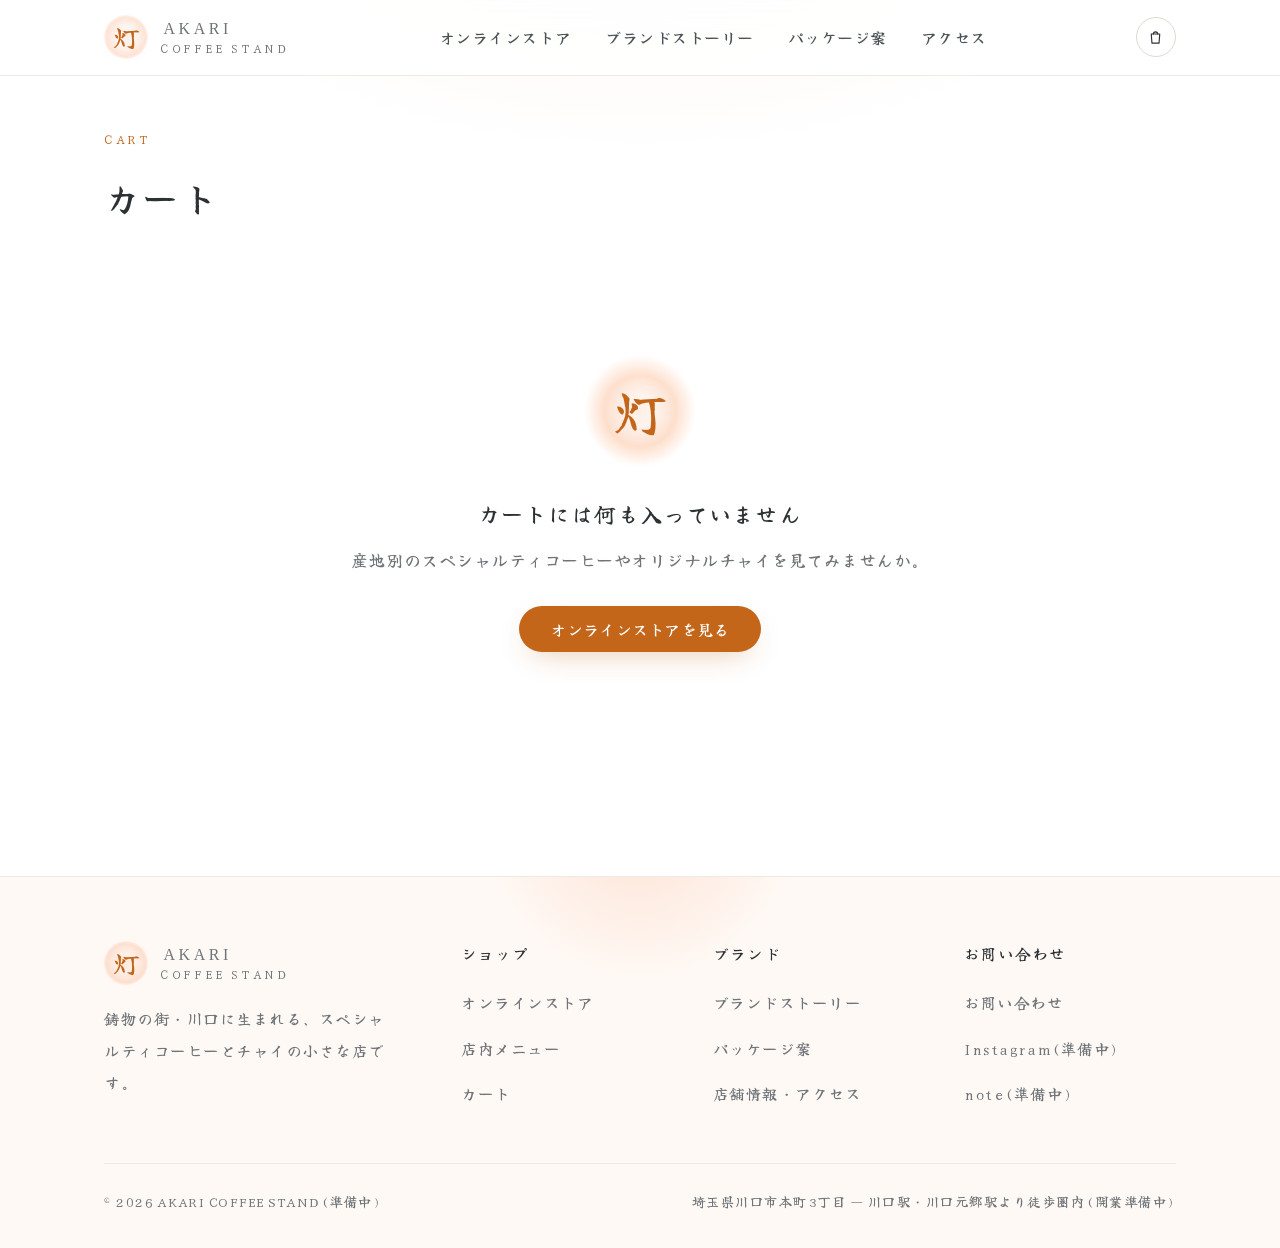
<file: cart.html>
<!DOCTYPE html>
<html lang="ja">
<head>
<meta charset="UTF-8">
<meta name="viewport" content="width=device-width, initial-scale=1.0">
<meta name="theme-color" content="#FFFFFF">
<meta name="robots" content="noindex">
<meta name="description" content="灯 AKARI COFFEE STAND のカート・購入手続きページ。">
<title>カート ― 灯 AKARI COFFEE STAND</title>
<link rel="preconnect" href="https://fonts.googleapis.com">
<link rel="preconnect" href="https://fonts.gstatic.com" crossorigin>
<link href="https://fonts.googleapis.com/css2?family=Yuji+Syuku&family=IM+Fell+English&display=swap" rel="stylesheet">
<link rel="icon" href="data:image/svg+xml,%3Csvg%20xmlns='http://www.w3.org/2000/svg'%20viewBox='0%200%2064%2064'%3E%3Ccircle%20cx='32'%20cy='32'%20r='31'%20fill='%23FFF3E9'/%3E%3Ctext%20x='32'%20y='47'%20font-size='42'%20text-anchor='middle'%20fill='%23C4661A'%20font-family='serif'%3E%E7%81%AF%3C/text%3E%3C/svg%3E">
<link rel="stylesheet" href="assets/styles.css">
</head>
<body>

<header class="site-header">
  <div class="wrap">
    <a href="index.html" class="brand">
      <div class="brand-mark">灯</div>
      <div class="brand-word">
        <span class="brand-name">AKARI</span>
        <span class="brand-sub">COFFEE STAND</span>
      </div>
    </a>
    <nav class="nav-desktop">
      <a href="products.html">オンラインストア</a>
      <a href="about.html">ブランドストーリー</a>
      <a href="package.html">パッケージ案</a>
      <a href="access.html">アクセス</a>
    </nav>
    <div class="header-actions">
      <button type="button" class="icon-btn js-cart-open" aria-label="カートを開く">
        <svg viewBox="0 0 24 24" fill="none" stroke-width="1.6" stroke-linecap="round" stroke-linejoin="round"><path d="M6 7h12l-1 13H7L6 7Z"/><path d="M9 7a3 3 0 0 1 6 0"/></svg>
        <span class="cart-count is-zero">0</span>
      </button>
      <button type="button" class="icon-btn nav-toggle js-nav-open" aria-label="メニューを開く">
        <svg viewBox="0 0 24 24" fill="none" stroke-width="1.6" stroke-linecap="round"><path d="M4 7h16M4 12h16M4 17h16"/></svg>
      </button>
    </div>
  </div>
</header>

<div class="nav-mobile">
  <div class="nav-mobile-panel">
    <button type="button" class="nav-mobile-close js-nav-close" aria-label="閉じる">
      <svg viewBox="0 0 24 24" fill="none" stroke-width="1.6" stroke-linecap="round"><path d="M6 6l12 12M18 6L6 18"/></svg>
    </button>
    <a href="index.html">ホーム</a>
    <a href="products.html">オンラインストア</a>
    <a href="about.html">ブランドストーリー</a>
    <a href="package.html">パッケージ案</a>
    <a href="access.html">店舗情報・アクセス</a>
    <a href="cart.html">カート</a>
  </div>
</div>

<main>
  <section class="section" style="padding-top:44px">
    <div class="wrap">
      <span class="eyebrow">CART</span>
      <h1 style="font-size:clamp(26px,3.4vw,36px); margin-bottom:40px">カート</h1>

      <div id="cartView">
        <div class="cart-page-grid">
          <div>
            <div id="cartLines"></div>
          </div>
          <div class="summary-box" id="summaryBox">
            <h3 style="font-size:16px; margin-bottom:18px">ご注文内容</h3>
            <div class="summary-row"><span>小計</span><span id="sumSubtotal">¥0</span></div>
            <div class="summary-row"><span>送料</span><span>開業時に確定</span></div>
            <div class="summary-row total"><span>合計目安</span><strong id="sumTotal">¥0</strong></div>

            <form id="checkoutForm" style="margin-top:24px">
              <div class="form-field">
                <label for="ckName">お名前</label>
                <input type="text" id="ckName" required placeholder="山田 太郎">
              </div>
              <div class="form-field">
                <label for="ckEmail">メールアドレス</label>
                <input type="email" id="ckEmail" required placeholder="you@example.com">
              </div>
              <div class="form-field">
                <label for="ckNote">ご要望など<span class="optional">任意</span></label>
                <textarea id="ckNote" rows="3" placeholder="配送先やご希望があればご記入ください"></textarea>
              </div>
              <button type="submit" class="btn btn-primary btn-block">この内容で注文する(仮送信)</button>
              <p class="form-note" style="margin-top:14px; margin-bottom:0">
                ※本サイトは開業準備中のプレビューです。実際の決済・配送は行われません。ご注文の仮送信内容は、開業準備の参考として社内で確認します。
              </p>
            </form>
          </div>
        </div>
      </div>

      <div id="emptyView" class="empty-cart" style="display:none">
        <div class="mark">灯</div>
        <h2 style="font-size:22px; margin-bottom:12px">カートには何も入っていません</h2>
        <p class="muted" style="margin-bottom:28px">産地別のスペシャルティコーヒーやオリジナルチャイを見てみませんか。</p>
        <a href="products.html" class="btn btn-primary">オンラインストアを見る</a>
      </div>

      <div id="thanksView" class="thanks-panel" style="display:none">
        <div class="mark">✓</div>
        <h2 style="font-size:24px; margin-bottom:12px">ご注文内容を受け付けました(デモ)</h2>
        <p class="muted" style="max-width:480px; margin:0 auto 28px">実際の決済・発送は開業に合わせて開始します。ご注文ありがとうございます。引き続きブランドストーリーもご覧ください。</p>
        <a href="about.html" class="btn btn-outline">ブランドストーリーを読む</a>
      </div>
    </div>
  </section>
</main>

<footer class="site-footer">
  <div class="wrap">
    <div class="footer-grid">
      <div class="footer-brand">
        <a href="index.html" class="brand">
          <div class="brand-mark">灯</div>
          <div class="brand-word">
            <span class="brand-name">AKARI</span>
            <span class="brand-sub">COFFEE STAND</span>
          </div>
        </a>
        <p>鋳物の街・川口に生まれる、スペシャルティコーヒーとチャイの小さな店です。</p>
      </div>
      <div class="footer-col">
        <h4>ショップ</h4>
        <ul>
          <li><a href="products.html">オンラインストア</a></li>
          <li><a href="products.html#menu">店内メニュー</a></li>
          <li><a href="cart.html">カート</a></li>
        </ul>
      </div>
      <div class="footer-col">
        <h4>ブランド</h4>
        <ul>
          <li><a href="about.html">ブランドストーリー</a></li>
          <li><a href="package.html">パッケージ案</a></li>
          <li><a href="access.html">店舗情報・アクセス</a></li>
        </ul>
      </div>
      <div class="footer-col">
        <h4>お問い合わせ</h4>
        <ul>
          <li><a href="access.html#contact">お問い合わせ</a></li>
          <li><a href="#">Instagram(準備中)</a></li>
          <li><a href="#">note(準備中)</a></li>
        </ul>
      </div>
    </div>
    <div class="footer-bottom">
      <span>&copy; <span class="js-year"></span> AKARI COFFEE STAND(準備中)</span>
      <span>埼玉県川口市本町3丁目 ― 川口駅・川口元郷駅より徒歩圏内(開業準備中)</span>
    </div>
  </div>
</footer>

<div class="cart-drawer">
  <div class="cart-drawer-panel">
    <div class="cart-drawer-head">
      <h3>カート</h3>
      <button type="button" class="icon-btn js-cart-close" aria-label="閉じる">
        <svg viewBox="0 0 24 24" fill="none" stroke-width="1.6" stroke-linecap="round"><path d="M6 6l12 12M18 6L6 18"/></svg>
      </button>
    </div>
    <div class="cart-drawer-body" id="cartDrawerBody"></div>
    <div class="cart-drawer-foot" id="cartDrawerFoot" style="display:none">
      <div class="cart-subtotal"><span>小計</span><strong id="cartSubtotal">¥0</strong></div>
      <a href="cart.html" class="btn btn-primary btn-block">レジに進む</a>
      <p class="form-note" style="margin-top:12px;margin-bottom:0">送料・お支払い方法は実店舗オープンにあわせて確定します</p>
    </div>
  </div>
</div>

<script src="assets/data.js"></script>
<script src="assets/app.js"></script>
<script>
(function () {
  const cartView = document.getElementById('cartView');
  const emptyView = document.getElementById('emptyView');
  const thanksView = document.getElementById('thanksView');
  const linesWrap = document.getElementById('cartLines');

  function renderPage() {
    const lines = AKARI.enrichedLines();
    if (lines.length === 0) {
      cartView.style.display = 'none';
      emptyView.style.display = 'block';
      return;
    }
    cartView.style.display = 'block';
    emptyView.style.display = 'none';

    linesWrap.innerHTML = lines.map(l => `
      <div class="cart-page-line" data-index="${l.index}">
        <div class="cart-page-media"></div>
        <div class="cart-page-info">
          <div>
            <div class="cart-line-name" style="font-size:16px">${l.product.name}</div>
            <div class="cart-line-variant">${l.variant.label}</div>
          </div>
          <div class="cart-page-foot">
            <div class="qty-control">
              <button type="button" data-minus="${l.index}" aria-label="数量を減らす">−</button>
              <input type="text" value="${l.qty}" data-qty="${l.index}" inputmode="numeric" aria-label="数量">
              <button type="button" data-plus="${l.index}" aria-label="数量を増やす">+</button>
            </div>
            <div style="display:flex; align-items:center; gap:18px">
              <span class="price">${AKARI.formatYen(l.lineTotal)}</span>
              <button type="button" class="cart-line-remove" data-remove="${l.index}">削除</button>
            </div>
          </div>
        </div>
      </div>
    `).join('');

    const subtotal = AKARI.cartSubtotal();
    document.getElementById('sumSubtotal').textContent = AKARI.formatYen(subtotal);
    document.getElementById('sumTotal').textContent = AKARI.formatYen(subtotal);

    AKARI.$$('[data-remove]', linesWrap).forEach(btn =>
      btn.addEventListener('click', () => { AKARI.removeLine(Number(btn.dataset.remove)); renderPage(); })
    );
    AKARI.$$('[data-plus]', linesWrap).forEach(btn =>
      btn.addEventListener('click', () => {
        const i = Number(btn.dataset.plus);
        const line = AKARI.getCart()[i];
        AKARI.setLineQty(i, line.qty + 1);
        renderPage();
      })
    );
    AKARI.$$('[data-minus]', linesWrap).forEach(btn =>
      btn.addEventListener('click', () => {
        const i = Number(btn.dataset.minus);
        const line = AKARI.getCart()[i];
        AKARI.setLineQty(i, line.qty - 1);
        renderPage();
      })
    );
    AKARI.$$('[data-qty]', linesWrap).forEach(input =>
      input.addEventListener('change', () => {
        const i = Number(input.dataset.qty);
        AKARI.setLineQty(i, parseInt(input.value, 10) || 1);
        renderPage();
      })
    );
  }

  document.getElementById('checkoutForm').addEventListener('submit', (e) => {
    e.preventDefault();
    if (AKARI.enrichedLines().length === 0) return;
    AKARI.setCart([]);
    cartView.style.display = 'none';
    emptyView.style.display = 'none';
    thanksView.style.display = 'block';
  });

  renderPage();
})();
</script>

</body>
</html>
</file>
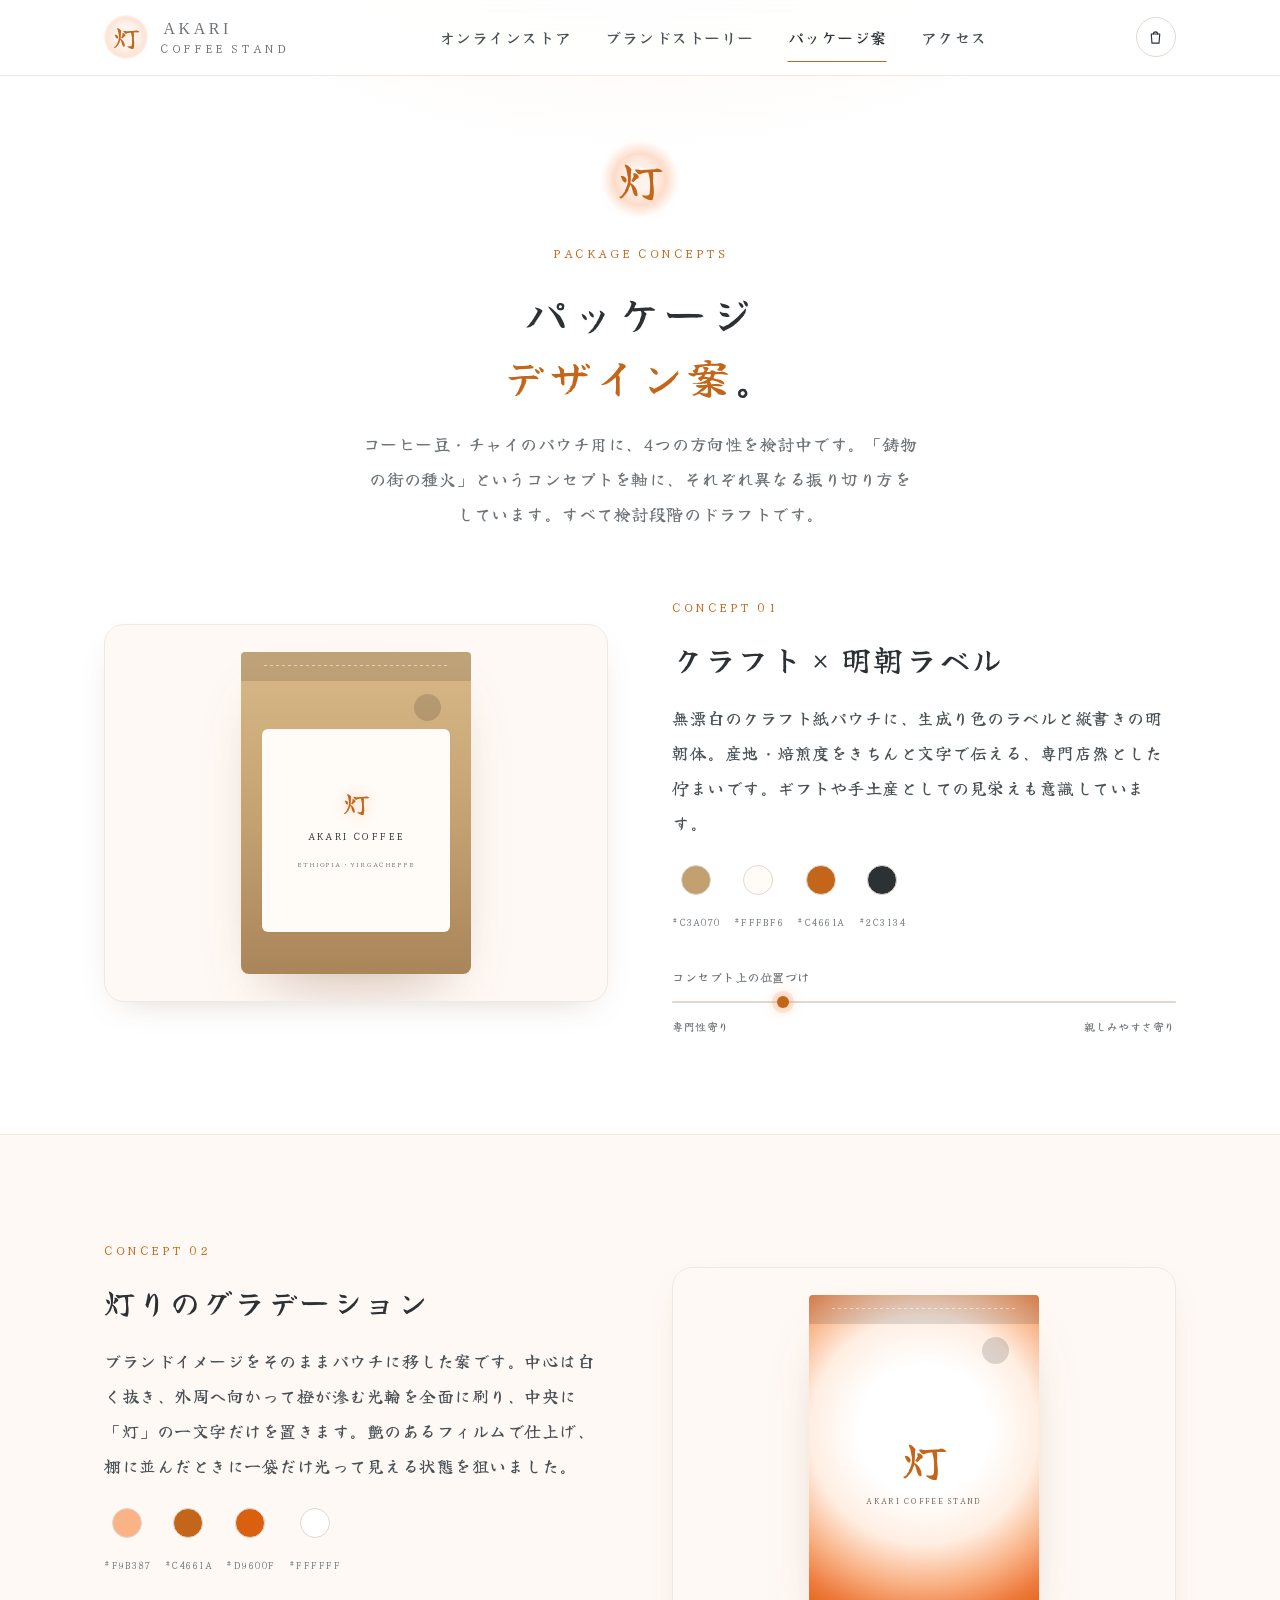
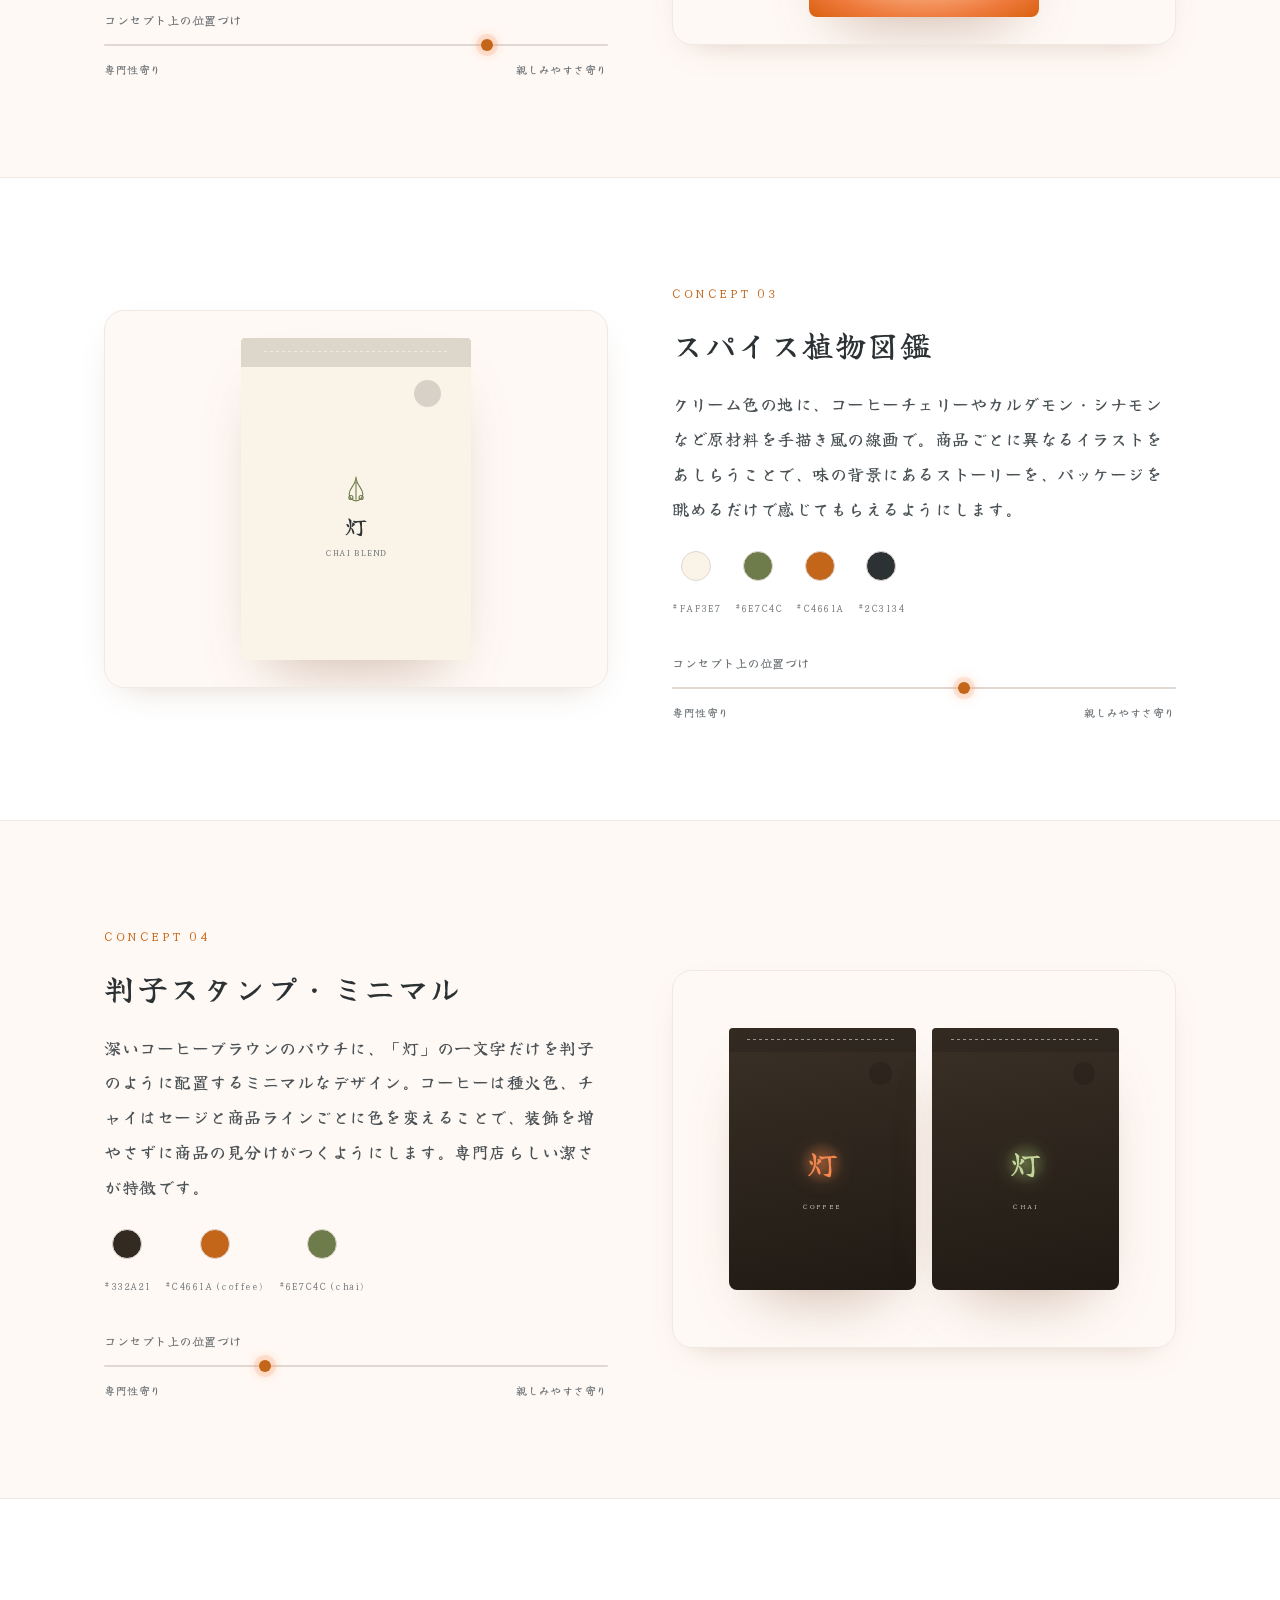
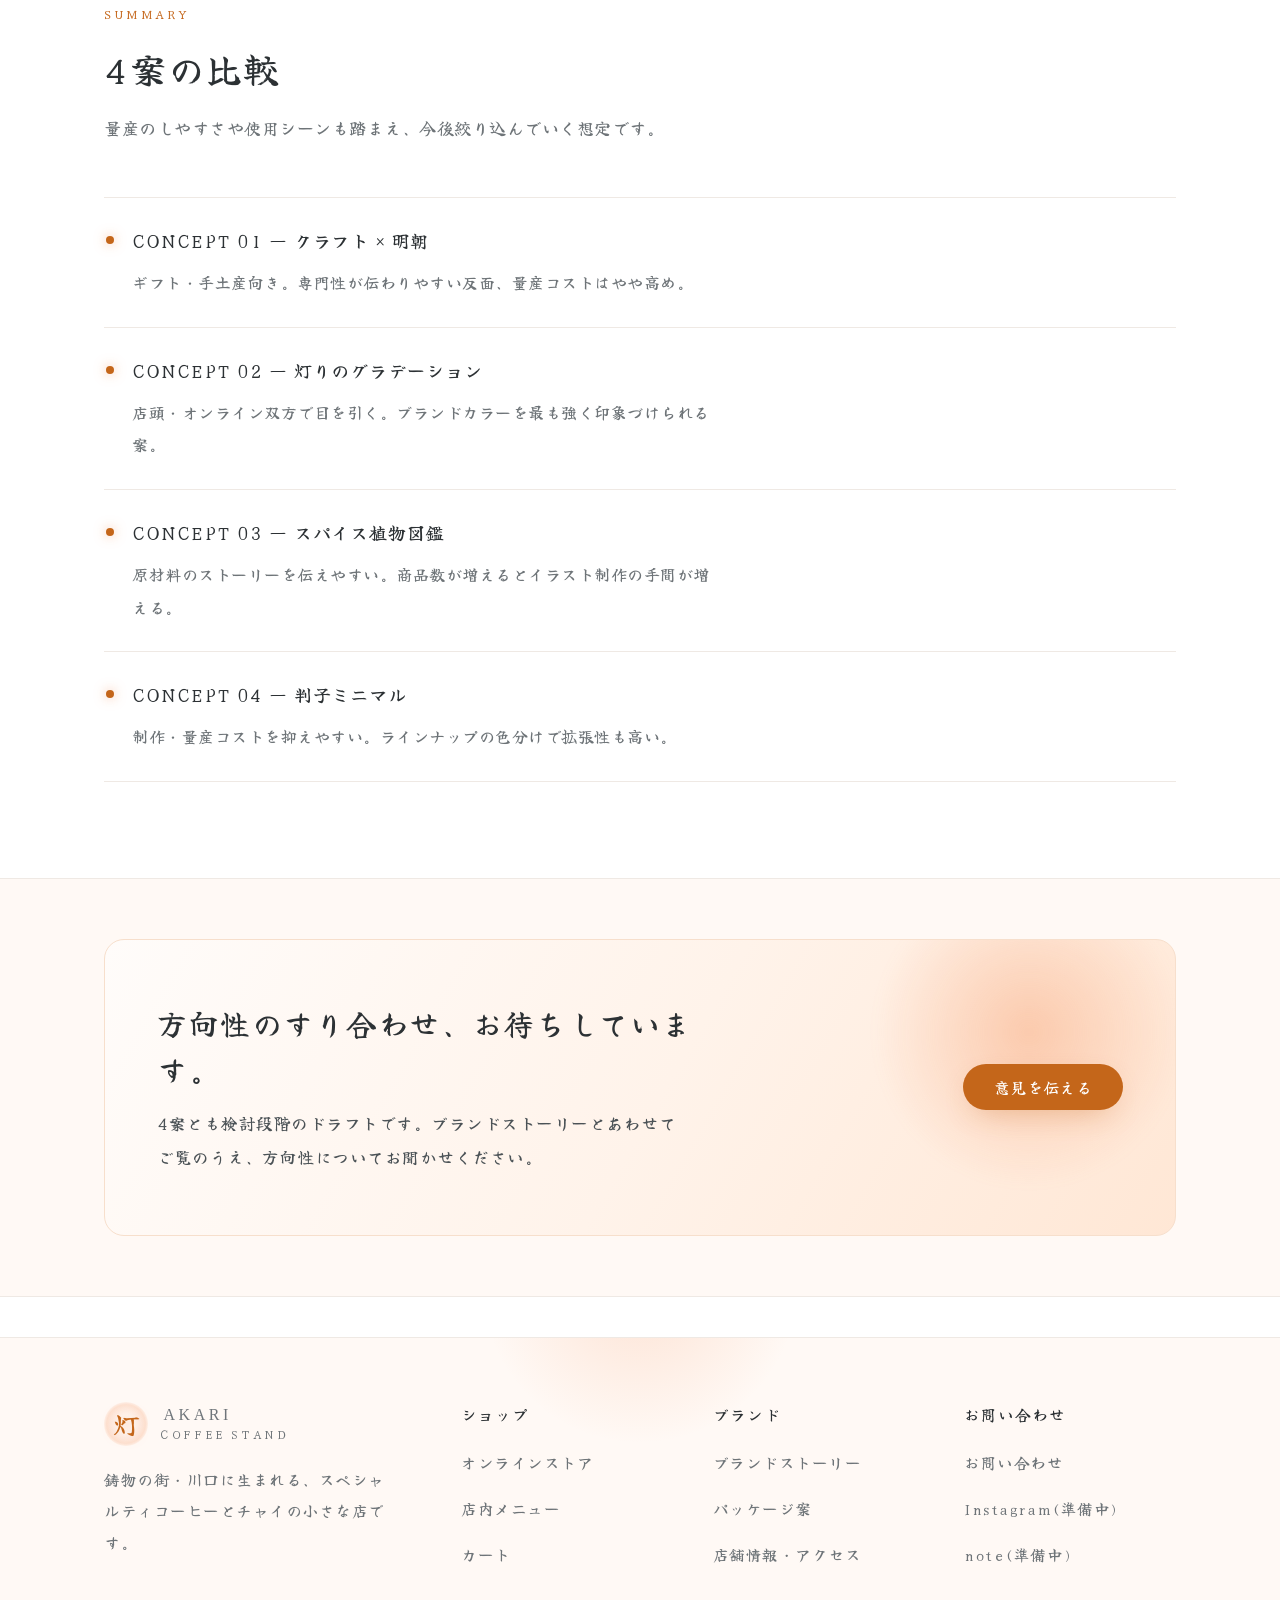
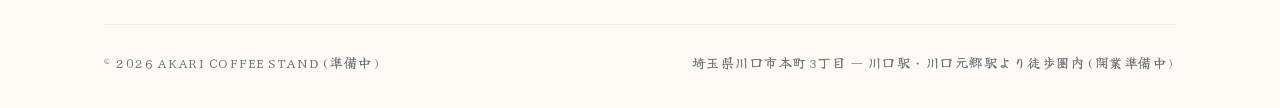
<file: package.html>
<!DOCTYPE html>
<html lang="ja">
<head>
<meta charset="UTF-8">
<meta name="viewport" content="width=device-width, initial-scale=1.0">
<meta name="theme-color" content="#FFFFFF">
<meta name="description" content="灯 AKARI COFFEE STANDのパッケージデザイン案。コーヒー豆・チャイのパウチ用に検討している4つのデザイン方向性をご紹介します。">
<title>パッケージデザイン案 ― 灯 AKARI COFFEE STAND</title>
<link rel="preconnect" href="https://fonts.googleapis.com">
<link rel="preconnect" href="https://fonts.gstatic.com" crossorigin>
<link href="https://fonts.googleapis.com/css2?family=Yuji+Syuku&family=IM+Fell+English&display=swap" rel="stylesheet">
<link rel="icon" href="data:image/svg+xml,%3Csvg%20xmlns='http://www.w3.org/2000/svg'%20viewBox='0%200%2064%2064'%3E%3Ccircle%20cx='32'%20cy='32'%20r='31'%20fill='%23FFF3E9'/%3E%3Ctext%20x='32'%20y='47'%20font-size='42'%20text-anchor='middle'%20fill='%23C4661A'%20font-family='serif'%3E%E7%81%AF%3C/text%3E%3C/svg%3E">
<link rel="stylesheet" href="assets/styles.css">
</head>
<body>

<header class="site-header">
  <div class="wrap">
    <a href="index.html" class="brand">
      <div class="brand-mark">灯</div>
      <div class="brand-word">
        <span class="brand-name">AKARI</span>
        <span class="brand-sub">COFFEE STAND</span>
      </div>
    </a>
    <nav class="nav-desktop">
      <a href="products.html">オンラインストア</a>
      <a href="about.html">ブランドストーリー</a>
      <a href="package.html" class="is-active">パッケージ案</a>
      <a href="access.html">アクセス</a>
    </nav>
    <div class="header-actions">
      <button type="button" class="icon-btn js-cart-open" aria-label="カートを開く">
        <svg viewBox="0 0 24 24" fill="none" stroke-width="1.6" stroke-linecap="round" stroke-linejoin="round"><path d="M6 7h12l-1 13H7L6 7Z"/><path d="M9 7a3 3 0 0 1 6 0"/></svg>
        <span class="cart-count is-zero">0</span>
      </button>
      <button type="button" class="icon-btn nav-toggle js-nav-open" aria-label="メニューを開く">
        <svg viewBox="0 0 24 24" fill="none" stroke-width="1.6" stroke-linecap="round"><path d="M4 7h16M4 12h16M4 17h16"/></svg>
      </button>
    </div>
  </div>
</header>

<div class="nav-mobile">
  <div class="nav-mobile-panel">
    <button type="button" class="nav-mobile-close js-nav-close" aria-label="閉じる">
      <svg viewBox="0 0 24 24" fill="none" stroke-width="1.6" stroke-linecap="round"><path d="M6 6l12 12M18 6L6 18"/></svg>
    </button>
    <a href="index.html">ホーム</a>
    <a href="products.html">オンラインストア</a>
    <a href="about.html">ブランドストーリー</a>
    <a href="package.html">パッケージ案</a>
    <a href="access.html">店舗情報・アクセス</a>
    <a href="cart.html">カート</a>
  </div>
</div>

<main>

  <section class="hero" style="padding-bottom:40px">
    <div class="wrap">
      <div class="page-mark" aria-hidden="true">灯</div>
      <span class="eyebrow">PACKAGE CONCEPTS</span>
      <h1 class="page-title">パッケージ<br><span class="accent">デザイン案</span>。</h1>
      <p class="page-lead">コーヒー豆・チャイのパウチ用に、4つの方向性を検討中です。「鋳物の街の種火」というコンセプトを軸に、それぞれ異なる振り切り方をしています。すべて検討段階のドラフトです。</p>
    </div>
  </section>

  <!-- ============ Concept 1: Kraft & Mincho ============ -->
  <section class="section" style="padding-top:16px">
    <div class="wrap">
      <div class="story-split">
        <div class="story-visual package-visual">
          <div class="pouch pouch-kraft">
            <div class="pouch-seal"></div>
            <div class="pouch-valve"></div>
            <div class="pouch-body"></div>
            <div class="pouch-label">
              <div class="pk-mark">灯</div>
              <div class="pk-name">AKARI COFFEE</div>
              <div class="pk-sub">ETHIOPIA · YIRGACHEFFE</div>
            </div>
          </div>
        </div>
        <div class="story-copy">
          <span class="eyebrow">CONCEPT 01</span>
          <h2>クラフト × 明朝ラベル</h2>
          <p>無漂白のクラフト紙パウチに、生成り色のラベルと縦書きの明朝体。産地・焙煎度をきちんと文字で伝える、専門店然とした佇まいです。ギフトや手土産としての見栄えも意識しています。</p>
          <div class="palette-row">
            <div class="palette-chip"><div class="palette-swatch" style="background:#C3A070"></div><span class="palette-hex">#C3A070</span></div>
            <div class="palette-chip"><div class="palette-swatch" style="background:#FFFBF6"></div><span class="palette-hex">#FFFBF6</span></div>
            <div class="palette-chip"><div class="palette-swatch" style="background:#C4661A"></div><span class="palette-hex">#C4661A</span></div>
            <div class="palette-chip"><div class="palette-swatch" style="background:#2C3134"></div><span class="palette-hex">#2C3134</span></div>
          </div>
          <div class="spectrum">
            <div class="spectrum-title">コンセプト上の位置づけ</div>
            <div class="spectrum-track"><div class="spectrum-dot" style="left:22%"></div></div>
            <div class="spectrum-labels"><span>専門性寄り</span><span>親しみやすさ寄り</span></div>
          </div>
        </div>
      </div>
    </div>
  </section>

  <!-- ============ Concept 2: Warm Glow ============ -->
  <section class="section section-alt">
    <div class="wrap">
      <div class="story-split reverse">
        <div class="story-visual package-visual">
          <div class="pouch pouch-glow">
            <div class="pouch-seal"></div>
            <div class="pouch-valve"></div>
            <div class="pouch-body"></div>
            <div class="pouch-label">
              <div class="pk-mark">灯</div>
              <div class="pk-name">AKARI COFFEE STAND</div>
            </div>
          </div>
        </div>
        <div class="story-copy">
          <span class="eyebrow">CONCEPT 02</span>
          <h2>灯りのグラデーション</h2>
          <p>ブランドイメージをそのままパウチに移した案です。中心は白く抜き、外周へ向かって橙が滲む光輪を全面に刷り、中央に「灯」の一文字だけを置きます。艶のあるフィルムで仕上げ、棚に並んだときに一袋だけ光って見える状態を狙いました。</p>
          <div class="palette-row">
            <div class="palette-chip"><div class="palette-swatch" style="background:#F9B387"></div><span class="palette-hex">#F9B387</span></div>
            <div class="palette-chip"><div class="palette-swatch" style="background:#C4661A"></div><span class="palette-hex">#C4661A</span></div>
            <div class="palette-chip"><div class="palette-swatch" style="background:#D9600F"></div><span class="palette-hex">#D9600F</span></div>
            <div class="palette-chip"><div class="palette-swatch" style="background:#FFFFFF; border-color:var(--hairline-strong)"></div><span class="palette-hex">#FFFFFF</span></div>
          </div>
          <div class="spectrum">
            <div class="spectrum-title">コンセプト上の位置づけ</div>
            <div class="spectrum-track"><div class="spectrum-dot" style="left:76%"></div></div>
            <div class="spectrum-labels"><span>専門性寄り</span><span>親しみやすさ寄り</span></div>
          </div>
        </div>
      </div>
    </div>
  </section>

  <!-- ============ Concept 3: Botanical line art ============ -->
  <section class="section">
    <div class="wrap">
      <div class="story-split">
        <div class="story-visual package-visual">
          <div class="pouch pouch-botanical">
            <div class="pouch-seal"></div>
            <div class="pouch-valve"></div>
            <div class="pouch-body"></div>
            <div class="pouch-label">
              <div class="pk-illust">
                <svg viewBox="0 0 40 40" stroke-linecap="round" stroke-linejoin="round">
                  <path d="M20 6c0 10-8 12-8 20a8 8 0 0 0 16 0c0-8-8-10-8-20Z"/>
                  <path d="M20 12v20"/>
                  <circle cx="14" cy="30" r="2.4"/>
                  <circle cx="26" cy="30" r="2.4"/>
                </svg>
              </div>
              <div class="pk-mark">灯</div>
              <div class="pk-name">CHAI BLEND</div>
            </div>
          </div>
        </div>
        <div class="story-copy">
          <span class="eyebrow">CONCEPT 03</span>
          <h2>スパイス植物図鑑</h2>
          <p>クリーム色の地に、コーヒーチェリーやカルダモン・シナモンなど原材料を手描き風の線画で。商品ごとに異なるイラストをあしらうことで、味の背景にあるストーリーを、パッケージを眺めるだけで感じてもらえるようにします。</p>
          <div class="palette-row">
            <div class="palette-chip"><div class="palette-swatch" style="background:#FAF3E7"></div><span class="palette-hex">#FAF3E7</span></div>
            <div class="palette-chip"><div class="palette-swatch" style="background:#6E7C4C"></div><span class="palette-hex">#6E7C4C</span></div>
            <div class="palette-chip"><div class="palette-swatch" style="background:#C4661A"></div><span class="palette-hex">#C4661A</span></div>
            <div class="palette-chip"><div class="palette-swatch" style="background:#2C3134"></div><span class="palette-hex">#2C3134</span></div>
          </div>
          <div class="spectrum">
            <div class="spectrum-title">コンセプト上の位置づけ</div>
            <div class="spectrum-track"><div class="spectrum-dot" style="left:58%"></div></div>
            <div class="spectrum-labels"><span>専門性寄り</span><span>親しみやすさ寄り</span></div>
          </div>
        </div>
      </div>
    </div>
  </section>

  <!-- ============ Concept 4: Stamp minimal ============ -->
  <section class="section section-alt">
    <div class="wrap">
      <div class="story-split reverse">
        <div class="story-visual package-visual">
          <div class="pouch-pair">
            <div class="pouch pouch-stamp">
              <div class="pouch-seal"></div>
              <div class="pouch-valve"></div>
              <div class="pouch-body"></div>
              <div class="pouch-label">
                <div class="pk-mark">灯</div>
                <div class="pk-name">COFFEE</div>
              </div>
            </div>
            <div class="pouch pouch-stamp chai-variant">
              <div class="pouch-seal"></div>
              <div class="pouch-valve"></div>
              <div class="pouch-body"></div>
              <div class="pouch-label">
                <div class="pk-mark">灯</div>
                <div class="pk-name">CHAI</div>
              </div>
            </div>
          </div>
        </div>
        <div class="story-copy">
          <span class="eyebrow">CONCEPT 04</span>
          <h2>判子スタンプ・ミニマル</h2>
          <p>深いコーヒーブラウンのパウチに、「灯」の一文字だけを判子のように配置するミニマルなデザイン。コーヒーは種火色、チャイはセージと商品ラインごとに色を変えることで、装飾を増やさずに商品の見分けがつくようにします。専門店らしい潔さが特徴です。</p>
          <div class="palette-row">
            <div class="palette-chip"><div class="palette-swatch" style="background:#332A21"></div><span class="palette-hex">#332A21</span></div>
            <div class="palette-chip"><div class="palette-swatch" style="background:#C4661A"></div><span class="palette-hex">#C4661A (coffee)</span></div>
            <div class="palette-chip"><div class="palette-swatch" style="background:#6E7C4C"></div><span class="palette-hex">#6E7C4C (chai)</span></div>
          </div>
          <div class="spectrum">
            <div class="spectrum-title">コンセプト上の位置づけ</div>
            <div class="spectrum-track"><div class="spectrum-dot" style="left:32%"></div></div>
            <div class="spectrum-labels"><span>専門性寄り</span><span>親しみやすさ寄り</span></div>
          </div>
        </div>
      </div>
    </div>
  </section>

  <!-- ============ Summary ============ -->
  <section class="section">
    <div class="wrap">
      <div class="section-head">
        <span class="eyebrow">SUMMARY</span>
        <h2>4案の比較</h2>
        <p class="lead">量産のしやすさや使用シーンも踏まえ、今後絞り込んでいく想定です。</p>
      </div>
      <div class="value-list" style="max-width:none">
        <div class="value-row">
          <h3>CONCEPT 01 ― クラフト × 明朝</h3>
          <p>ギフト・手土産向き。専門性が伝わりやすい反面、量産コストはやや高め。</p>
        </div>
        <div class="value-row">
          <h3>CONCEPT 02 ― 灯りのグラデーション</h3>
          <p>店頭・オンライン双方で目を引く。ブランドカラーを最も強く印象づけられる案。</p>
        </div>
        <div class="value-row">
          <h3>CONCEPT 03 ― スパイス植物図鑑</h3>
          <p>原材料のストーリーを伝えやすい。商品数が増えるとイラスト制作の手間が増える。</p>
        </div>
        <div class="value-row">
          <h3>CONCEPT 04 ― 判子ミニマル</h3>
          <p>制作・量産コストを抑えやすい。ラインナップの色分けで拡張性も高い。</p>
        </div>
      </div>
    </div>
  </section>

  <section class="section-tight section-alt">
    <div class="wrap">
      <div class="cta-band">
        <div>
          <h2>方向性のすり合わせ、お待ちしています。</h2>
          <p>4案とも検討段階のドラフトです。ブランドストーリーとあわせてご覧のうえ、方向性についてお聞かせください。</p>
        </div>
        <a href="access.html#contact" class="btn btn-primary">意見を伝える</a>
      </div>
    </div>
  </section>

</main>

<footer class="site-footer">
  <div class="wrap">
    <div class="footer-grid">
      <div class="footer-brand">
        <a href="index.html" class="brand">
          <div class="brand-mark">灯</div>
          <div class="brand-word">
            <span class="brand-name">AKARI</span>
            <span class="brand-sub">COFFEE STAND</span>
          </div>
        </a>
        <p>鋳物の街・川口に生まれる、スペシャルティコーヒーとチャイの小さな店です。</p>
      </div>
      <div class="footer-col">
        <h4>ショップ</h4>
        <ul>
          <li><a href="products.html">オンラインストア</a></li>
          <li><a href="products.html#menu">店内メニュー</a></li>
          <li><a href="cart.html">カート</a></li>
        </ul>
      </div>
      <div class="footer-col">
        <h4>ブランド</h4>
        <ul>
          <li><a href="about.html">ブランドストーリー</a></li>
          <li><a href="package.html">パッケージ案</a></li>
          <li><a href="access.html">店舗情報・アクセス</a></li>
        </ul>
      </div>
      <div class="footer-col">
        <h4>お問い合わせ</h4>
        <ul>
          <li><a href="access.html#contact">お問い合わせ</a></li>
          <li><a href="#">Instagram(準備中)</a></li>
          <li><a href="#">note(準備中)</a></li>
        </ul>
      </div>
    </div>
    <div class="footer-bottom">
      <span>&copy; <span class="js-year"></span> AKARI COFFEE STAND(準備中)</span>
      <span>埼玉県川口市本町3丁目 ― 川口駅・川口元郷駅より徒歩圏内(開業準備中)</span>
    </div>
  </div>
</footer>

<div class="cart-drawer">
  <div class="cart-drawer-panel">
    <div class="cart-drawer-head">
      <h3>カート</h3>
      <button type="button" class="icon-btn js-cart-close" aria-label="閉じる">
        <svg viewBox="0 0 24 24" fill="none" stroke-width="1.6" stroke-linecap="round"><path d="M6 6l12 12M18 6L6 18"/></svg>
      </button>
    </div>
    <div class="cart-drawer-body" id="cartDrawerBody"></div>
    <div class="cart-drawer-foot" id="cartDrawerFoot" style="display:none">
      <div class="cart-subtotal"><span>小計</span><strong id="cartSubtotal">¥0</strong></div>
      <a href="cart.html" class="btn btn-primary btn-block">レジに進む</a>
      <p class="form-note" style="margin-top:12px;margin-bottom:0">送料・お支払い方法は実店舗オープンにあわせて確定します</p>
    </div>
  </div>
</div>

<script src="assets/data.js"></script>
<script src="assets/app.js"></script>

</body>
</html>
</file>
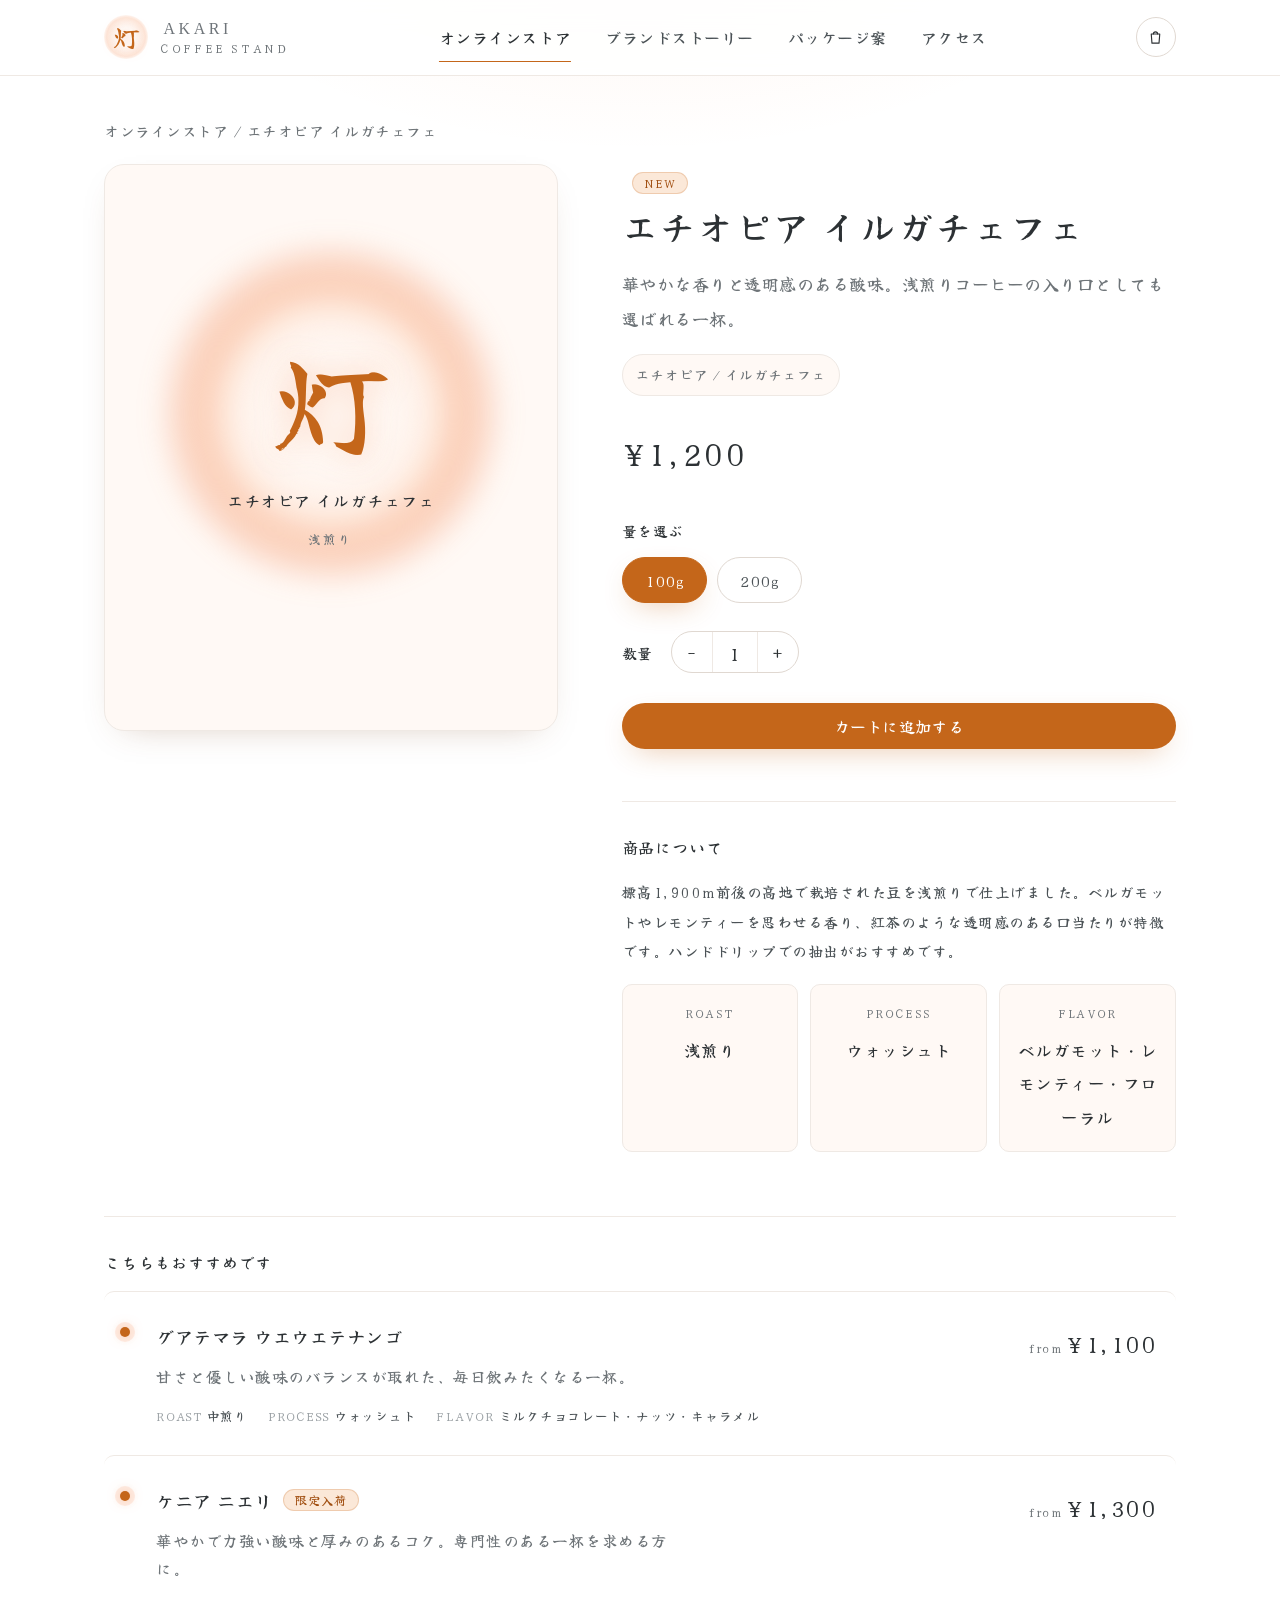
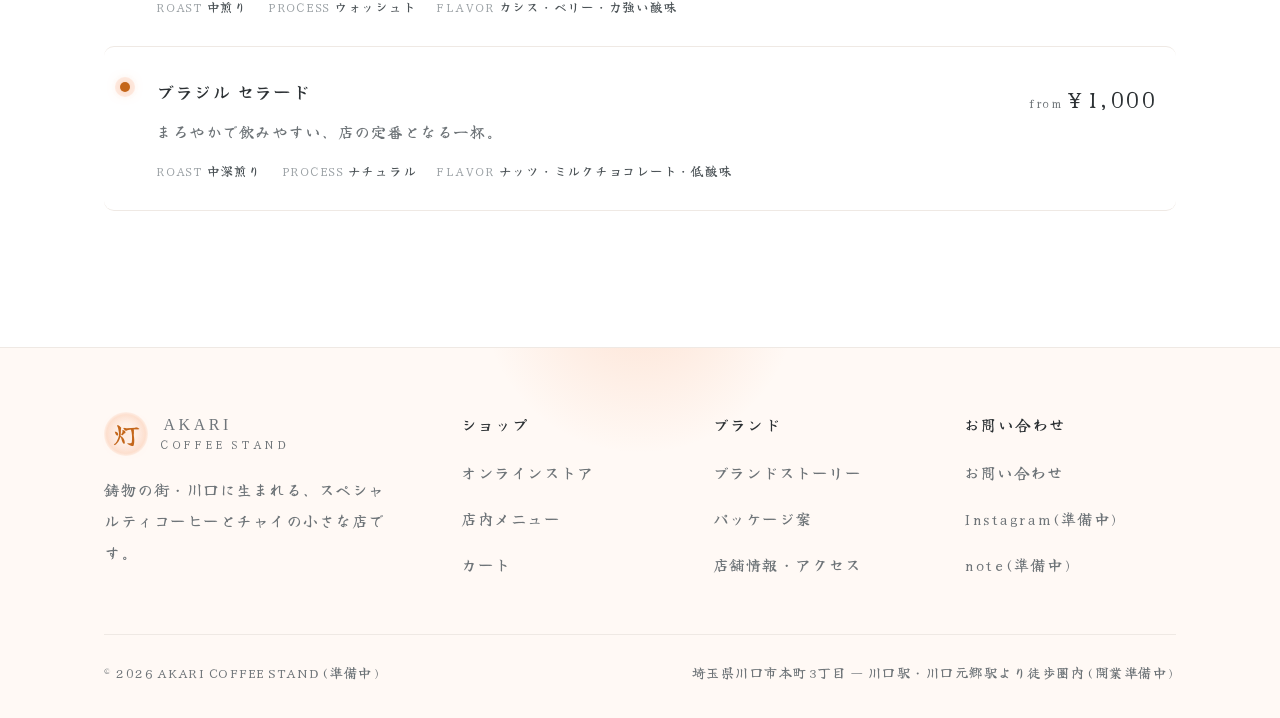
<file: product.html>
<!DOCTYPE html>
<html lang="ja">
<head>
<meta charset="UTF-8">
<meta name="viewport" content="width=device-width, initial-scale=1.0">
<meta name="theme-color" content="#FFFFFF">
<meta name="description" content="灯 AKARI COFFEE STANDの商品詳細ページ。産地・焙煎・テイスティングノートをご確認のうえ、量をお選びいただけます。">
<title>商品詳細 ― 灯 AKARI COFFEE STAND</title>
<link rel="preconnect" href="https://fonts.googleapis.com">
<link rel="preconnect" href="https://fonts.gstatic.com" crossorigin>
<link href="https://fonts.googleapis.com/css2?family=Yuji+Syuku&family=IM+Fell+English&display=swap" rel="stylesheet">
<link rel="icon" href="data:image/svg+xml,%3Csvg%20xmlns='http://www.w3.org/2000/svg'%20viewBox='0%200%2064%2064'%3E%3Ccircle%20cx='32'%20cy='32'%20r='31'%20fill='%23FFF3E9'/%3E%3Ctext%20x='32'%20y='47'%20font-size='42'%20text-anchor='middle'%20fill='%23C4661A'%20font-family='serif'%3E%E7%81%AF%3C/text%3E%3C/svg%3E">
<link rel="stylesheet" href="assets/styles.css">
</head>
<body>

<header class="site-header">
  <div class="wrap">
    <a href="index.html" class="brand">
      <div class="brand-mark">灯</div>
      <div class="brand-word">
        <span class="brand-name">AKARI</span>
        <span class="brand-sub">COFFEE STAND</span>
      </div>
    </a>
    <nav class="nav-desktop">
      <a href="products.html" class="is-active">オンラインストア</a>
      <a href="about.html">ブランドストーリー</a>
      <a href="package.html">パッケージ案</a>
      <a href="access.html">アクセス</a>
    </nav>
    <div class="header-actions">
      <button type="button" class="icon-btn js-cart-open" aria-label="カートを開く">
        <svg viewBox="0 0 24 24" fill="none" stroke-width="1.6" stroke-linecap="round" stroke-linejoin="round"><path d="M6 7h12l-1 13H7L6 7Z"/><path d="M9 7a3 3 0 0 1 6 0"/></svg>
        <span class="cart-count is-zero">0</span>
      </button>
      <button type="button" class="icon-btn nav-toggle js-nav-open" aria-label="メニューを開く">
        <svg viewBox="0 0 24 24" fill="none" stroke-width="1.6" stroke-linecap="round"><path d="M4 7h16M4 12h16M4 17h16"/></svg>
      </button>
    </div>
  </div>
</header>

<div class="nav-mobile">
  <div class="nav-mobile-panel">
    <button type="button" class="nav-mobile-close js-nav-close" aria-label="閉じる">
      <svg viewBox="0 0 24 24" fill="none" stroke-width="1.6" stroke-linecap="round"><path d="M6 6l12 12M18 6L6 18"/></svg>
    </button>
    <a href="index.html">ホーム</a>
    <a href="products.html">オンラインストア</a>
    <a href="about.html">ブランドストーリー</a>
    <a href="package.html">パッケージ案</a>
    <a href="access.html">店舗情報・アクセス</a>
    <a href="cart.html">カート</a>
  </div>
</div>

<main>
  <section class="section" style="padding-top:40px">
    <div class="wrap">
      <div class="pd-breadcrumb">
        <a href="products.html">オンラインストア</a> / <span id="pdBreadcrumbName"></span>
      </div>

      <div class="pd-grid">
        <div class="pd-media" id="pdMedia">
          <span class="pd-media-mark">灯</span>
          <span class="pd-media-name" id="pdMediaName"></span>
          <span class="pd-media-spec" id="pdMediaSpec"></span>
        </div>

        <div>
          <span class="badge" id="pdBadge" style="display:none"><span id="pdBadgeText"></span></span>
          <h1 class="pd-title" id="pdTitle"></h1>
          <p class="pd-note" id="pdLead"></p>
          <div class="pd-tags">
            <span class="tag" id="pdOrigin"></span>
          </div>

          <div class="pd-price" id="pdPrice"></div>

          <div class="option-group">
            <span class="option-label">量を選ぶ</span>
            <div class="option-row" id="pdVariants"></div>
          </div>

          <div class="qty-row">
            <span class="option-label" style="margin:0">数量</span>
            <div class="qty-control">
              <button type="button" id="pdQtyMinus" aria-label="数量を減らす">−</button>
              <input type="text" id="pdQty" value="1" inputmode="numeric" aria-label="数量">
              <button type="button" id="pdQtyPlus" aria-label="数量を増やす">+</button>
            </div>
          </div>

          <div class="pd-actions">
            <button type="button" class="btn btn-primary btn-block" id="pdAddBtn">カートに追加する</button>
          </div>
          <p class="pd-add-note" id="pdAddNote">カートに追加しました。</p>

          <div class="pd-detail-block">
            <h3>商品について</h3>
            <p id="pdDesc" style="color:var(--ink-soft); font-size:14.5px"></p>
            <div class="notes-grid" id="pdNotes"></div>
          </div>
        </div>
      </div>

      <div class="pd-detail-block" style="margin-top:64px">
        <h3>こちらもおすすめです</h3>
        <div class="spec-list" id="pdRelated"></div>
      </div>
    </div>
  </section>
</main>

<footer class="site-footer">
  <div class="wrap">
    <div class="footer-grid">
      <div class="footer-brand">
        <a href="index.html" class="brand">
          <div class="brand-mark">灯</div>
          <div class="brand-word">
            <span class="brand-name">AKARI</span>
            <span class="brand-sub">COFFEE STAND</span>
          </div>
        </a>
        <p>鋳物の街・川口に生まれる、スペシャルティコーヒーとチャイの小さな店です。</p>
      </div>
      <div class="footer-col">
        <h4>ショップ</h4>
        <ul>
          <li><a href="products.html">オンラインストア</a></li>
          <li><a href="products.html#menu">店内メニュー</a></li>
          <li><a href="cart.html">カート</a></li>
        </ul>
      </div>
      <div class="footer-col">
        <h4>ブランド</h4>
        <ul>
          <li><a href="about.html">ブランドストーリー</a></li>
          <li><a href="package.html">パッケージ案</a></li>
          <li><a href="access.html">店舗情報・アクセス</a></li>
        </ul>
      </div>
      <div class="footer-col">
        <h4>お問い合わせ</h4>
        <ul>
          <li><a href="access.html#contact">お問い合わせ</a></li>
          <li><a href="#">Instagram(準備中)</a></li>
          <li><a href="#">note(準備中)</a></li>
        </ul>
      </div>
    </div>
    <div class="footer-bottom">
      <span>&copy; <span class="js-year"></span> AKARI COFFEE STAND(準備中)</span>
      <span>埼玉県川口市本町3丁目 ― 川口駅・川口元郷駅より徒歩圏内(開業準備中)</span>
    </div>
  </div>
</footer>

<div class="cart-drawer">
  <div class="cart-drawer-panel">
    <div class="cart-drawer-head">
      <h3>カート</h3>
      <button type="button" class="icon-btn js-cart-close" aria-label="閉じる">
        <svg viewBox="0 0 24 24" fill="none" stroke-width="1.6" stroke-linecap="round"><path d="M6 6l12 12M18 6L6 18"/></svg>
      </button>
    </div>
    <div class="cart-drawer-body" id="cartDrawerBody"></div>
    <div class="cart-drawer-foot" id="cartDrawerFoot" style="display:none">
      <div class="cart-subtotal"><span>小計</span><strong id="cartSubtotal">¥0</strong></div>
      <a href="cart.html" class="btn btn-primary btn-block">レジに進む</a>
      <p class="form-note" style="margin-top:12px;margin-bottom:0">送料・お支払い方法は実店舗オープンにあわせて確定します</p>
    </div>
  </div>
</div>

<script src="assets/data.js"></script>
<script src="assets/app.js"></script>
<script>
(function () {
  const params = new URLSearchParams(location.search);
  const product = AKARI.getProduct(params.get('id')) || AKARI.DATA.products[0];
  let selectedVariant = product.variants[0];
  let qty = 1;

  document.title = product.name + ' ― 灯 AKARI COFFEE STAND';
  document.getElementById('pdBreadcrumbName').textContent = product.name;
  document.getElementById('pdMedia').classList.add('is-' + product.category);
  document.getElementById('pdMediaName').textContent = product.name;
  document.getElementById('pdMediaSpec').textContent = product.notes[0] ? product.notes[0].val : '';
  document.getElementById('pdTitle').textContent = product.name;
  document.getElementById('pdLead').textContent = product.lead;
  document.getElementById('pdOrigin').textContent = product.origin;
  document.getElementById('pdDesc').textContent = product.desc;

  if (product.badge) {
    document.getElementById('pdBadge').style.display = 'inline-flex';
    document.getElementById('pdBadgeText').textContent = product.badge;
  }

  document.getElementById('pdNotes').innerHTML = product.notes.map(n => `
    <div class="note-item">
      <div class="n-label">${n.label}</div>
      <div class="n-val">${n.val}</div>
    </div>
  `).join('');

  const variantWrap = document.getElementById('pdVariants');
  function renderVariants() {
    variantWrap.innerHTML = product.variants.map(v => `
      <button type="button" class="option-chip ${v.id === selectedVariant.id ? 'is-active' : ''}" data-variant="${v.id}">${v.label}</button>
    `).join('');
  }
  renderVariants();
  variantWrap.addEventListener('click', (e) => {
    const btn = e.target.closest('.option-chip');
    if (!btn) return;
    selectedVariant = product.variants.find(v => v.id === btn.dataset.variant);
    renderVariants();
    renderPrice();
  });

  function renderPrice() {
    document.getElementById('pdPrice').textContent = AKARI.formatYen(selectedVariant.price);
  }
  renderPrice();

  const qtyInput = document.getElementById('pdQty');
  function setQty(n) {
    qty = Math.max(1, Math.min(20, n));
    qtyInput.value = qty;
  }
  document.getElementById('pdQtyMinus').addEventListener('click', () => setQty(qty - 1));
  document.getElementById('pdQtyPlus').addEventListener('click', () => setQty(qty + 1));
  qtyInput.addEventListener('change', () => setQty(parseInt(qtyInput.value, 10) || 1));

  const addNote = document.getElementById('pdAddNote');
  document.getElementById('pdAddBtn').addEventListener('click', () => {
    AKARI.addToCart(product.id, selectedVariant.id, qty);
    AKARI.toast(product.name + '(' + selectedVariant.label + ')をカートに追加しました');
    addNote.classList.add('show');
    setTimeout(() => addNote.classList.remove('show'), 2000);
  });

  const related = AKARI.DATA.products.filter(p => p.category === product.category && p.id !== product.id).slice(0, 3);
  const fallback = related.length ? related : AKARI.DATA.products.filter(p => p.id !== product.id).slice(0, 3);
  document.getElementById('pdRelated').innerHTML = fallback.map(AKARI.productRowHTML).join('');
})();
</script>

</body>
</html>
</file>
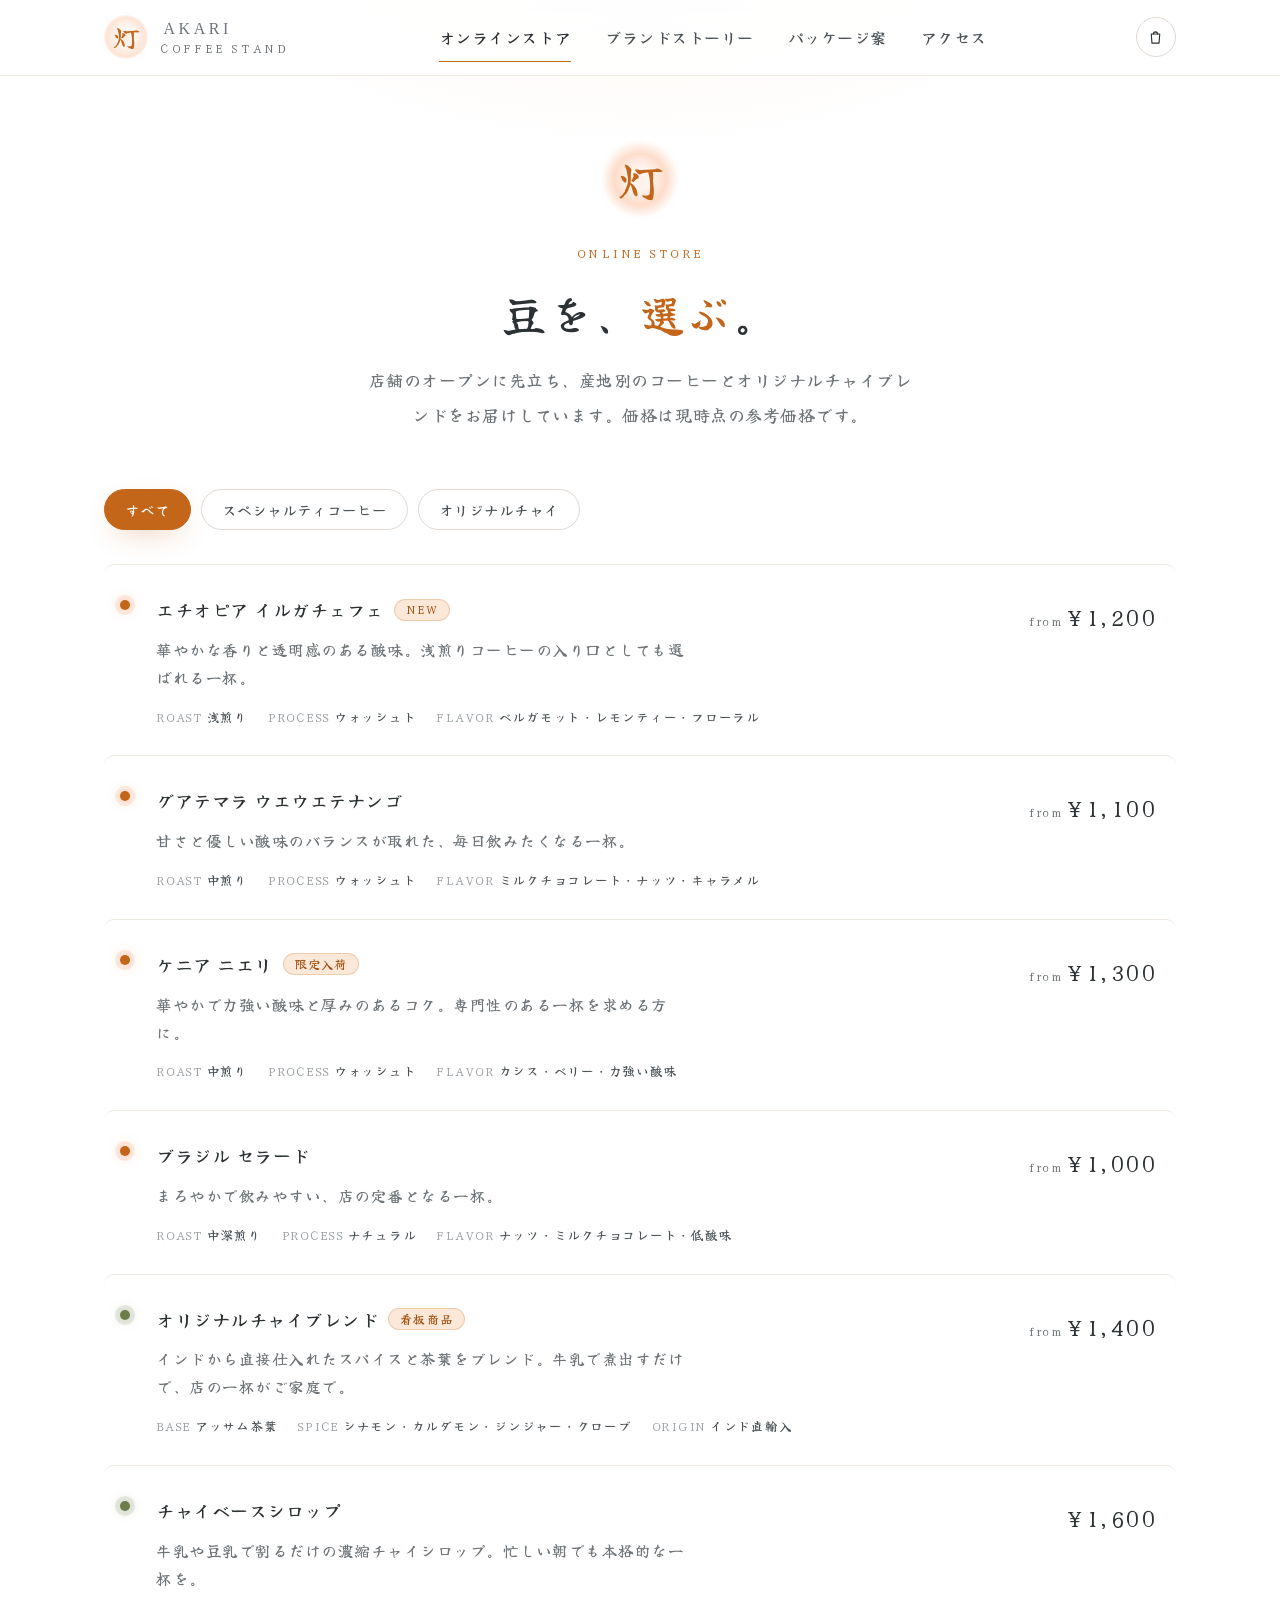
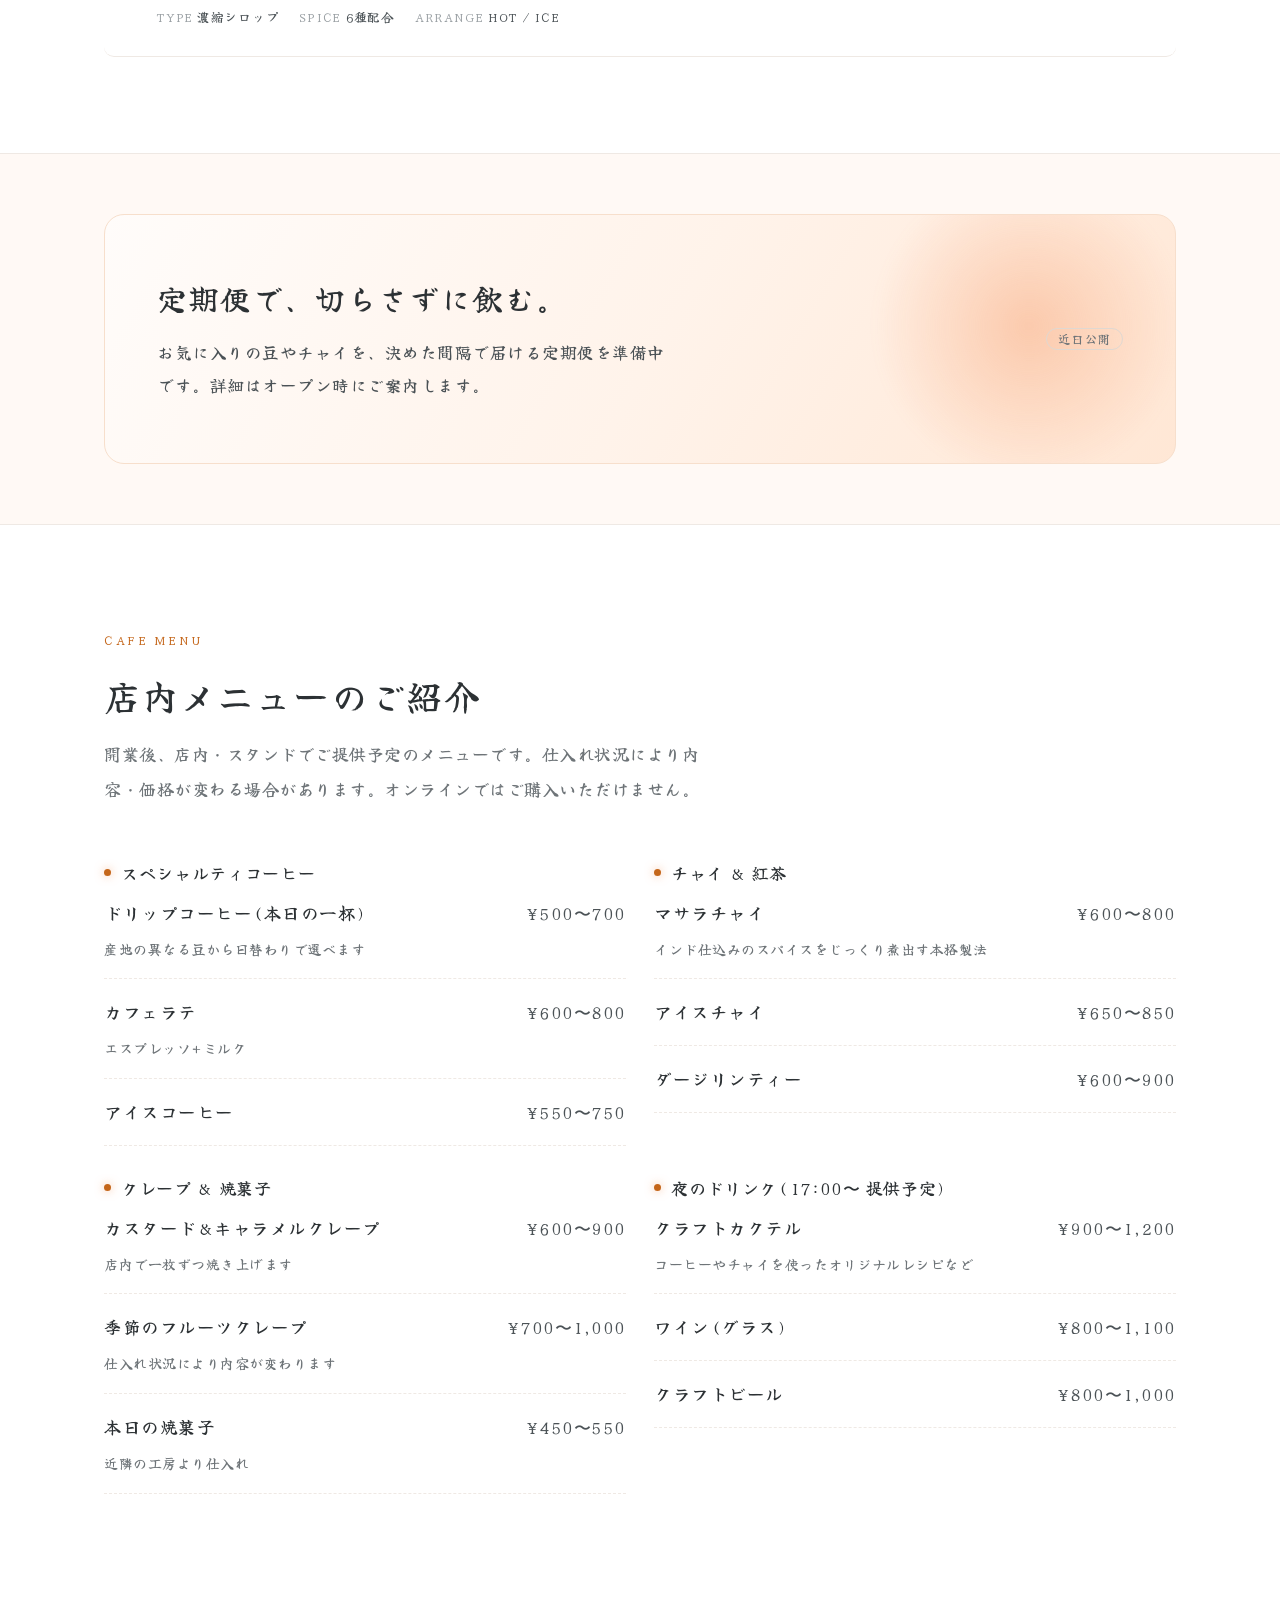
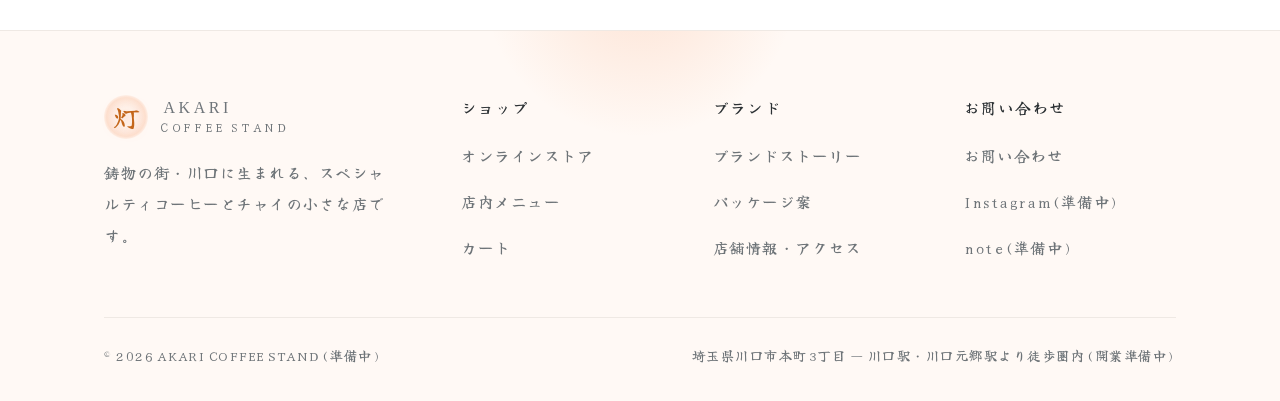
<file: products.html>
<!DOCTYPE html>
<html lang="ja">
<head>
<meta charset="UTF-8">
<meta name="viewport" content="width=device-width, initial-scale=1.0">
<meta name="theme-color" content="#FFFFFF">
<meta name="description" content="灯 AKARI COFFEE STANDのオンラインストア。産地別のスペシャルティコーヒーとオリジナルチャイブレンドをお届けします。店内メニューのご紹介もこちら。">
<title>オンラインストア・メニュー ― 灯 AKARI COFFEE STAND</title>
<link rel="preconnect" href="https://fonts.googleapis.com">
<link rel="preconnect" href="https://fonts.gstatic.com" crossorigin>
<link href="https://fonts.googleapis.com/css2?family=Yuji+Syuku&family=IM+Fell+English&display=swap" rel="stylesheet">
<link rel="icon" href="data:image/svg+xml,%3Csvg%20xmlns='http://www.w3.org/2000/svg'%20viewBox='0%200%2064%2064'%3E%3Ccircle%20cx='32'%20cy='32'%20r='31'%20fill='%23FFF3E9'/%3E%3Ctext%20x='32'%20y='47'%20font-size='42'%20text-anchor='middle'%20fill='%23C4661A'%20font-family='serif'%3E%E7%81%AF%3C/text%3E%3C/svg%3E">
<link rel="stylesheet" href="assets/styles.css">
</head>
<body>

<header class="site-header">
  <div class="wrap">
    <a href="index.html" class="brand">
      <div class="brand-mark">灯</div>
      <div class="brand-word">
        <span class="brand-name">AKARI</span>
        <span class="brand-sub">COFFEE STAND</span>
      </div>
    </a>
    <nav class="nav-desktop">
      <a href="products.html" class="is-active">オンラインストア</a>
      <a href="about.html">ブランドストーリー</a>
      <a href="package.html">パッケージ案</a>
      <a href="access.html">アクセス</a>
    </nav>
    <div class="header-actions">
      <button type="button" class="icon-btn js-cart-open" aria-label="カートを開く">
        <svg viewBox="0 0 24 24" fill="none" stroke-width="1.6" stroke-linecap="round" stroke-linejoin="round"><path d="M6 7h12l-1 13H7L6 7Z"/><path d="M9 7a3 3 0 0 1 6 0"/></svg>
        <span class="cart-count is-zero">0</span>
      </button>
      <button type="button" class="icon-btn nav-toggle js-nav-open" aria-label="メニューを開く">
        <svg viewBox="0 0 24 24" fill="none" stroke-width="1.6" stroke-linecap="round"><path d="M4 7h16M4 12h16M4 17h16"/></svg>
      </button>
    </div>
  </div>
</header>

<div class="nav-mobile">
  <div class="nav-mobile-panel">
    <button type="button" class="nav-mobile-close js-nav-close" aria-label="閉じる">
      <svg viewBox="0 0 24 24" fill="none" stroke-width="1.6" stroke-linecap="round"><path d="M6 6l12 12M18 6L6 18"/></svg>
    </button>
    <a href="index.html">ホーム</a>
    <a href="products.html">オンラインストア</a>
    <a href="about.html">ブランドストーリー</a>
    <a href="package.html">パッケージ案</a>
    <a href="access.html">店舗情報・アクセス</a>
    <a href="cart.html">カート</a>
  </div>
</div>

<main>

  <section class="hero" style="padding-bottom:40px">
    <div class="wrap">
      <div class="page-mark" aria-hidden="true">灯</div>
      <span class="eyebrow">ONLINE STORE</span>
      <h1 class="page-title">豆を、<span class="accent">選ぶ</span>。</h1>
      <p class="page-lead" style="margin-left:auto;margin-right:auto">店舗のオープンに先立ち、産地別のコーヒーとオリジナルチャイブレンドをお届けしています。価格は現時点の参考価格です。</p>
    </div>
  </section>

  <!-- ============ Store: spec list ============ -->
  <section class="section" style="padding-top:16px">
    <div class="wrap">
      <div class="filter-bar" id="filterBar">
        <button type="button" class="filter-btn is-active" data-filter="all">すべて</button>
        <button type="button" class="filter-btn" data-filter="coffee">スペシャルティコーヒー</button>
        <button type="button" class="filter-btn" data-filter="chai">オリジナルチャイ</button>
      </div>
      <div class="spec-list" id="storeList"></div>
    </div>
  </section>

  <!-- ============ Subscription note ============ -->
  <section class="section-tight section-alt">
    <div class="wrap">
      <div class="cta-band">
        <div>
          <h2>定期便で、切らさずに飲む。</h2>
          <p>お気に入りの豆やチャイを、決めた間隔で届ける定期便を準備中です。詳細はオープン時にご案内します。</p>
        </div>
        <span class="badge badge-outline">近日公開</span>
      </div>
    </div>
  </section>

  <!-- ============ In-store menu ============ -->
  <section class="section" id="menu">
    <div class="wrap">
      <div class="section-head">
        <span class="eyebrow">CAFE MENU</span>
        <h2>店内メニューのご紹介</h2>
        <p class="lead">開業後、店内・スタンドでご提供予定のメニューです。仕入れ状況により内容・価格が変わる場合があります。オンラインではご購入いただけません。</p>
      </div>
      <div class="grid grid-2" id="menuGroups"></div>
    </div>
  </section>

</main>

<footer class="site-footer">
  <div class="wrap">
    <div class="footer-grid">
      <div class="footer-brand">
        <a href="index.html" class="brand">
          <div class="brand-mark">灯</div>
          <div class="brand-word">
            <span class="brand-name">AKARI</span>
            <span class="brand-sub">COFFEE STAND</span>
          </div>
        </a>
        <p>鋳物の街・川口に生まれる、スペシャルティコーヒーとチャイの小さな店です。</p>
      </div>
      <div class="footer-col">
        <h4>ショップ</h4>
        <ul>
          <li><a href="products.html">オンラインストア</a></li>
          <li><a href="products.html#menu">店内メニュー</a></li>
          <li><a href="cart.html">カート</a></li>
        </ul>
      </div>
      <div class="footer-col">
        <h4>ブランド</h4>
        <ul>
          <li><a href="about.html">ブランドストーリー</a></li>
          <li><a href="package.html">パッケージ案</a></li>
          <li><a href="access.html">店舗情報・アクセス</a></li>
        </ul>
      </div>
      <div class="footer-col">
        <h4>お問い合わせ</h4>
        <ul>
          <li><a href="access.html#contact">お問い合わせ</a></li>
          <li><a href="#">Instagram(準備中)</a></li>
          <li><a href="#">note(準備中)</a></li>
        </ul>
      </div>
    </div>
    <div class="footer-bottom">
      <span>&copy; <span class="js-year"></span> AKARI COFFEE STAND(準備中)</span>
      <span>埼玉県川口市本町3丁目 ― 川口駅・川口元郷駅より徒歩圏内(開業準備中)</span>
    </div>
  </div>
</footer>

<div class="cart-drawer">
  <div class="cart-drawer-panel">
    <div class="cart-drawer-head">
      <h3>カート</h3>
      <button type="button" class="icon-btn js-cart-close" aria-label="閉じる">
        <svg viewBox="0 0 24 24" fill="none" stroke-width="1.6" stroke-linecap="round"><path d="M6 6l12 12M18 6L6 18"/></svg>
      </button>
    </div>
    <div class="cart-drawer-body" id="cartDrawerBody"></div>
    <div class="cart-drawer-foot" id="cartDrawerFoot" style="display:none">
      <div class="cart-subtotal"><span>小計</span><strong id="cartSubtotal">¥0</strong></div>
      <a href="cart.html" class="btn btn-primary btn-block">レジに進む</a>
      <p class="form-note" style="margin-top:12px;margin-bottom:0">送料・お支払い方法は実店舗オープンにあわせて確定します</p>
    </div>
  </div>
</div>

<script src="assets/data.js"></script>
<script src="assets/app.js"></script>
<script>
(function () {
  const list = document.getElementById('storeList');
  const bar = document.getElementById('filterBar');

  function render(filter) {
    const items = filter === 'all'
      ? AKARI.DATA.products
      : AKARI.DATA.products.filter(p => p.category === filter);
    list.innerHTML = items.map(AKARI.productRowHTML).join('');
  }

  bar.addEventListener('click', (e) => {
    const btn = e.target.closest('.filter-btn');
    if (!btn) return;
    AKARI.$$('.filter-btn', bar).forEach(b => b.classList.remove('is-active'));
    btn.classList.add('is-active');
    render(btn.dataset.filter);
  });

  render('all');

  document.getElementById('menuGroups').innerHTML = AKARI.DATA.menuGroups.map(group => `
    <div>
      <h3 class="menu-group-title">${group.title}</h3>
      <div class="menu-list">
        ${group.items.map(item => `
          <div class="menu-row">
            <div>
              <span class="menu-row-name">${item.name}</span>
              ${item.note ? `<span class="menu-row-note">${item.note}</span>` : ''}
            </div>
            <span class="menu-row-price">${item.price}</span>
          </div>
        `).join('')}
      </div>
    </div>
  `).join('');
})();
</script>

</body>
</html>
</file>
<file: assets/styles.css>
/* ==========================================================================
   灯 AKARI COFFEE STAND ― Design System v2「灯りの設計」
   ブランドイメージ(白地・橙の光輪・筆文字の「灯」)をそのまま設計原理にする。
   ・地色は白。ページ全体を「灯りが差す余白」として扱う。
   ・唯一の signature は筆文字の「灯」。光輪(halo)とセットでのみ大きく置く。
   ・橙は灯そのもの・光輪・主要CTAだけに使い、文字は灰でしずめる。
   ========================================================================== */

:root{
  /* ---- color: 白地と灯り ---- */
  --paper:            #FFFFFF;   /* 地色 ― ブランドイメージの白 */
  --paper-soft:       #FFF9F5;   /* 光がわずかに滲む面(セクション区切り) */
  --paper-alt:        #FFF4EC;   /* 光の面(やや濃い) */
  --panel:            #FFFFFF;   /* パネル面 */

  --ink:              #2C3134;   /* 見出し */
  --ink-soft:         #4B5256;   /* 本文 */
  --rust:             #6E7478;   /* AKARIの灰 ― 補助テキスト・ラベル */
  --rust-light:       #9AA0A4;   /* 無効状態・装飾 */
  --hairline:         #EFE9E4;   /* 罫線 */
  --hairline-strong:  #E0D8D1;

  --ember:            #C4661A;   /* 灯 ― 筆文字の橙(唯一のアクセント) */
  --ember-deep:       #A04E10;
  --ember-tint:       #FBE8D8;
  --glow:             #F4884E;   /* 光輪の芯 */
  --glow-soft:        rgba(244,136,78,.34);
  --glow-faint:       rgba(244,136,78,.13);

  --steel:            #AEB6BA;   /* 寒色の差し色 */
  --sage:             #6E7C4C;   /* チャイ系ラインの識別色 */
  --sage-tint:        #EDF1E2;

  --shadow-sm: 0 1px 2px rgba(90,60,40,.05);
  --shadow-md: 0 12px 34px -20px rgba(120,72,38,.35);
  --shadow-lg: 0 30px 64px -30px rgba(120,72,38,.42);
  --shadow-glow: 0 10px 30px -12px rgba(196,102,26,.45);

  --radius-sm: 6px;
  --radius-md: 10px;
  --radius-lg: 20px;
  --radius-pill: 999px;
  --radius-btn: 999px;

  /* ---- 書体はブランドイメージの2つだけ ----
     日本語 = 「灯」の筆書体(Yuji Syuku)
     英数字 = 「AKARI」の手彫りローマン体(IM Fell English)
     欧文を先に置くと、英数字はIM Fell・和文はYuji Syukuへ字ごとに振り分けられる。 */
  --font-latin:   "IM Fell English", serif;
  --font-jp:      "Yuji Syuku", serif;
  --font-mark:    "Yuji Syuku", serif;                                  /* 灯・和文の筆 */
  --font-display: "IM Fell English", "Yuji Syuku", serif;               /* 見出し */
  --font-body:    "IM Fell English", "Yuji Syuku", serif;               /* 本文・UI */
  --font-spec:    "IM Fell English", "Yuji Syuku", serif;               /* スペック・数値 */

  --header-h: 76px;
  --wrap: 1120px;
}

*, *::before, *::after{ box-sizing: border-box; }
html{ scroll-behavior: smooth; }
body{
  margin:0;
  color: var(--ink-soft);
  font-family: var(--font-body);
  font-size: 17px;
  line-height: 2.05;
  letter-spacing: .03em;
  background-color: var(--paper);
  background-image:
    radial-gradient(760px 460px at 50% -180px, rgba(244,136,78,.13), rgba(255,255,255,0) 72%);
  background-repeat: no-repeat;
  -webkit-font-smoothing: antialiased;
  text-rendering: optimizeLegibility;
}
img{ max-width:100%; display:block; }
a{ color: inherit; text-decoration: none; }
ul{ margin:0; padding:0; list-style:none; }
button{ font-family: inherit; }
h1,h2,h3,h4{
  font-family: var(--font-display);
  color: var(--ink);
  margin: 0;
  font-weight:400;
  letter-spacing: .05em;
  line-height: 1.65;
}
p{ margin:0; }
.accent{ color: var(--ember); }

.wrap{
  max-width: var(--wrap);
  margin: 0 auto;
  padding: 0 24px;
}

/* ---- accessibility: keyboard focus is always visible ---- */
a:focus-visible, button:focus-visible, .btn:focus-visible,
input:focus-visible, select:focus-visible, textarea:focus-visible,
.spec-row:focus-visible, .filter-btn:focus-visible, .option-chip:focus-visible,
.icon-btn:focus-visible, .qty-control button:focus-visible{
  outline: 2px solid var(--ember);
  outline-offset: 3px;
  border-radius: var(--radius-sm);
}

/* ---- accessibility: honor reduced-motion preference ---- */
@media (prefers-reduced-motion: reduce){
  *, *::before, *::after{
    animation-duration: 0.001ms !important;
    animation-iteration-count: 1 !important;
    transition-duration: 0.001ms !important;
    scroll-behavior: auto !important;
  }
}

/* ==========================================================================
   灯りのプリミティブ ― 光輪(halo)と筆文字の灯
   ========================================================================== */
@keyframes lamp-breathe{
  0%, 100%{ opacity:.88; transform: translate(-50%,-50%) scale(1); }
  50%     { opacity:1;   transform: translate(-50%,-50%) scale(1.05); }
}

/* 円形の光輪。中心は白く抜け、外周でだけ橙がにじむ。 */
.halo{
  position:absolute; left:50%; top:50%;
  transform: translate(-50%,-50%);
  border-radius:50%;
  pointer-events:none;
  background:
    radial-gradient(circle closest-side,
      rgba(255,255,255,0) 34%,
      rgba(255,236,224,.55) 56%,
      rgba(248,168,124,.52) 72%,
      rgba(240,120,64,.34) 84%,
      rgba(240,120,64,0) 100%);
  filter: blur(14px);
}

.mark-kanji{
  font-family: var(--font-mark);
  color: var(--ember);
  font-weight:400;
  font-size:1.14em;
  text-shadow: 0 0 20px rgba(244,136,78,.4);
}

/* ==========================================================================
   Header
   ========================================================================== */
.site-header{
  position: sticky; top:0; z-index: 100;
  height: var(--header-h);
  display:flex; align-items:center;
  background: rgba(255,255,255,.84);
  backdrop-filter: blur(12px);
  border-bottom: 1px solid var(--hairline);
}
.site-header .wrap{
  display:flex; align-items:center; justify-content:space-between;
  width:100%;
}
.brand{
  display:flex; align-items:center; gap:12px;
}
.brand-mark{
  position:relative;
  width:44px; height:44px; border-radius:50%;
  display:flex; align-items:center; justify-content:center;
  font-family: var(--font-mark); font-size:26px; line-height:1;
  color: var(--ember);
  flex-shrink:0;
  background: radial-gradient(circle, rgba(255,255,255,0) 30%, rgba(248,168,124,.30) 62%, rgba(255,255,255,0) 76%);
  text-shadow: 0 0 14px rgba(244,136,78,.45);
  transition: text-shadow .2s ease;
}
.brand:hover .brand-mark{ text-shadow: 0 0 22px rgba(244,136,78,.75); }
.brand-word{ display:flex; flex-direction:column; line-height:1.15; }
.brand-name{
  font-family: var(--font-latin); font-weight:400; font-size:16px; color: #6F757A;
  letter-spacing:.22em; text-indent:.22em;
}
.brand-sub{
  font-family: var(--font-body); font-size:12px; letter-spacing:.22em;
  color: var(--rust); text-transform:uppercase; margin-top:3px;
}

.nav-desktop{
  display:flex; align-items:center; gap:34px;
}
.nav-desktop a{
  font-size:16px; color: var(--ink-soft); position:relative; padding:8px 0;
  transition: color .15s ease;
}
.nav-desktop a::after{
  content:""; position:absolute; left:50%; bottom:0; width:0; height:1px;
  background: var(--ember); transform: translateX(-50%);
  transition: width .22s ease;
}
.nav-desktop a:hover{ color: var(--ember); }
.nav-desktop a:hover::after{ width:100%; }
.nav-desktop a.is-active{ color: var(--ink); }
.nav-desktop a.is-active::after{ width:100%; background: var(--ember); }

.header-actions{ display:flex; align-items:center; gap:8px; }
.icon-btn{
  width:40px; height:40px; border-radius:50%;
  border:1px solid var(--hairline-strong); background: var(--panel);
  display:flex; align-items:center; justify-content:center;
  cursor:pointer; position:relative;
  transition: border-color .18s ease, box-shadow .18s ease;
}
.icon-btn:hover{ border-color: var(--ember); box-shadow: 0 0 0 4px var(--glow-faint); }
.icon-btn svg{ width:17px; height:17px; stroke: var(--ink); }
.cart-count{
  position:absolute; top:-4px; right:-4px;
  min-width:18px; height:18px; padding:0 4px;
  border-radius:999px; background: var(--ember); color:#fff;
  font-family: var(--font-body); font-size:12px; font-weight:400;
  display:flex; align-items:center; justify-content:center;
  border:2px solid var(--paper);
  box-shadow: 0 0 10px rgba(244,136,78,.6);
}
.cart-count.is-zero{ display:none; }

.nav-toggle{ display:none; }

/* mobile nav sheet */
.nav-mobile{
  position: fixed; inset:0; z-index: 200;
  background: rgba(44,49,52,.34);
  backdrop-filter: blur(2px);
  opacity:0; pointer-events:none; transition: opacity .2s ease;
}
.nav-mobile.is-open{ opacity:1; pointer-events:auto; }
.nav-mobile-panel{
  position:absolute; top:0; right:0; height:100%; width:min(320px,86vw);
  background: var(--paper); padding:22px 26px; box-shadow: var(--shadow-lg);
  transform: translateX(12px); transition: transform .2s ease;
  display:flex; flex-direction:column; gap:4px;
  background-image: radial-gradient(420px 300px at 100% 0, rgba(244,136,78,.14), rgba(255,255,255,0) 70%);
}
.nav-mobile.is-open .nav-mobile-panel{ transform: translateX(0); }
.nav-mobile-close{
  align-self:flex-end; width:36px; height:36px; border-radius:50%;
  border:1px solid var(--hairline-strong); background:var(--panel);
  display:flex; align-items:center; justify-content:center; margin-bottom:14px; cursor:pointer;
}
.nav-mobile-close svg{ width:16px; height:16px; stroke: var(--ink); }
.nav-mobile a{
  padding:14px 0; font-size:17px; color: var(--ink);
  border-bottom:1px solid var(--hairline);
}
.nav-mobile a:hover{ color: var(--ember); }

/* ==========================================================================
   Buttons / badges
   ========================================================================== */
.btn{
  display:inline-flex; align-items:center; justify-content:center; gap:8px;
  padding:14px 30px; border-radius: var(--radius-btn);
  font-family: var(--font-body); font-size:16px; font-weight:400; letter-spacing:.02em;
  border:1px solid transparent; cursor:pointer; line-height:1;
  transition: background .18s ease, color .18s ease, border-color .18s ease, box-shadow .22s ease, transform .18s ease;
}
.btn-primary{
  background: var(--ember); color:#fff;
  box-shadow: var(--shadow-glow);
}
.btn-primary:hover{
  background: var(--ember-deep);
  box-shadow: 0 12px 34px -10px rgba(196,102,26,.65), 0 0 0 6px var(--glow-faint);
  transform: translateY(-1px);
}
.btn-outline{ background: transparent; border-color: var(--hairline-strong); color: var(--ink); }
.btn-outline:hover{ border-color: var(--ember); color: var(--ember); background: var(--paper-soft); }
.btn-ghost{ background: transparent; border-color: var(--hairline); color: var(--rust); }
.btn-ghost:hover{ border-color: var(--ember); color: var(--ember); }
.btn-block{ width:100%; }
.btn-sm{ padding:11px 20px; font-size:14.5px; }
.btn[disabled]{ opacity:.45; cursor:not-allowed; box-shadow:none; }

.badge{
  display:inline-flex; align-items:center; height:22px; padding:0 11px;
  border-radius: var(--radius-pill); background: var(--ember-tint);
  color: var(--ember-deep); border:1px solid rgba(196,102,26,.22);
  font-size:12px; font-weight:400; letter-spacing:.1em; margin-left:10px;
  font-family: var(--font-body);
}
.badge-sage{ background: var(--sage-tint); border-color: rgba(110,124,76,.25); color: var(--sage); }
.badge-outline{ background:transparent; border:1px solid var(--hairline-strong); color:var(--rust); }

.tag{
  display:inline-flex; align-items:center; padding:6px 13px; border-radius: var(--radius-pill);
  background: var(--paper-soft); border:1px solid var(--hairline);
  font-size:13.5px; color: var(--rust);
}

/* ==========================================================================
   Section scaffolding
   ========================================================================== */
.section{ padding: 96px 0; position:relative; }
.section-tight{ padding: 60px 0; }
.section-alt{
  background: var(--paper-soft);
  border-top:1px solid var(--hairline);
  border-bottom:1px solid var(--hairline);
}
.eyebrow{
  display:inline-block; font-family: var(--font-spec); font-size:12.5px; letter-spacing:.2em;
  color: var(--ember); text-transform:uppercase; margin-bottom:16px;
}
.section-head{ max-width:620px; margin-bottom:52px; }
.section-head h2{ font-size: clamp(25px,3.4vw,36px); line-height:1.45; }
.section-head .lead{ margin-top:16px; color: var(--rust); font-size:17px; }
.section-foot{ margin-top:44px; }

.grid{ display:grid; gap:28px; }
.grid-3{ grid-template-columns: repeat(3,1fr); }
.grid-4{ grid-template-columns: repeat(4,1fr); }
.grid-2{ grid-template-columns: repeat(2,1fr); }

/* ==========================================================================
   Hero ― 灯りそのもの(signature)
   ========================================================================== */
.hero{
  padding: 64px 0 72px;
  position:relative;
}
.hero .wrap{ display:flex; flex-direction:column; align-items:center; text-align:center; }

/* トップページ:ブランドイメージを実寸で再現する灯り */
.lamp{
  position:relative;
  width:100%;
  display:flex; flex-direction:column; align-items:center; justify-content:center;
  padding: clamp(64px, 11vw, 132px) 0 clamp(48px, 8vw, 92px);
}
.lamp-halo{
  position:absolute; left:50%; top:47%;
  width: min(96vw, 780px); aspect-ratio:1/1;
  transform: translate(-50%,-50%);
  border-radius:50%; pointer-events:none; z-index:0;
  background:
    radial-gradient(circle closest-side,
      rgba(255,255,255,0) 40%,
      rgba(255,240,232,.52) 60%,
      rgba(250,178,138,.52) 75%,
      rgba(241,124,70,.32) 87%,
      rgba(241,124,70,0) 100%);
  filter: blur(18px);
  animation: lamp-breathe 7.5s ease-in-out infinite;
}
.lamp-mark{
  position:relative; z-index:1;
  font-family: var(--font-mark);
  font-size: clamp(116px, 22vw, 238px);
  line-height:1; color: var(--ember);
  text-shadow:
    0 0 34px rgba(244,136,78,.32),
    0 0 90px rgba(244,136,78,.20);
}
.lamp-word{
  position:relative; z-index:1;
  margin-top: clamp(18px, 3vw, 34px);
  font-family: var(--font-latin); font-weight:400;
  font-size: clamp(28px, 5.2vw, 46px);
  letter-spacing:.34em; text-indent:.34em;
  color: #6F757A;
  text-shadow: 0 0 24px rgba(255,255,255,.9), 0 0 44px rgba(244,136,78,.22);
}
.lamp-sub{
  position:relative; z-index:1;
  margin-top:14px;
  font-family: var(--font-spec); font-size:12.5px; letter-spacing:.34em; text-indent:.34em;
  color: var(--rust); text-transform:uppercase;
}

.hero-tagline{
  position:relative; z-index:1;
  margin-top: clamp(28px, 5vw, 48px);
  font-family: var(--font-display); font-weight:400;
  font-size: clamp(22px, 3.4vw, 32px); line-height:1.75;
  color: var(--ink);
}
.hero-tagline .accent{
  color: var(--ember);
  text-shadow: 0 0 22px rgba(244,136,78,.35);
}
.hero-sub{
  position:relative; z-index:1;
  margin-top:22px; max-width:540px;
  color: var(--rust); font-size:17px; line-height:1.95;
}
.hero-actions{ position:relative; z-index:1; display:flex; gap:14px; margin-top:36px; flex-wrap:wrap; justify-content:center; }

.spec-strip{
  margin-top:52px; padding-top:22px; border-top:1px solid var(--hairline);
  display:flex; gap:30px; flex-wrap:wrap; justify-content:center;
  font-family: var(--font-spec); font-size:15px; letter-spacing:.06em; color: var(--rust);
  width:100%; max-width:680px;
}
.spec-strip b{ color: var(--ink); font-weight:400; }

.status-line{
  margin-top:26px; width:100%; max-width:660px;
  padding:16px 20px; border:1px solid var(--hairline); border-radius: var(--radius-md);
  background: var(--paper-soft);
  display:flex; align-items:flex-start; gap:14px; text-align:left;
  font-size:15.5px; color: var(--ink-soft);
}
.status-line .tick{
  width:9px; height:9px; border-radius:50%; background: var(--ember); flex-shrink:0;
  margin-top:8px; box-shadow: 0 0 0 4px rgba(244,136,78,.18), 0 0 14px rgba(244,136,78,.7);
}
.status-line strong{ color: var(--ink); }
.status-line .muted{ color: var(--rust); display:block; margin-top:2px; font-size:14.5px; }

/* 内側ページ:小さな灯りを一点だけ添える */
.page-mark{
  position:relative; display:inline-flex; align-items:center; justify-content:center;
  width:78px; height:78px; margin-bottom:22px;
  font-family: var(--font-mark); font-size:44px; line-height:1; color: var(--ember);
  text-shadow: 0 0 22px rgba(244,136,78,.4);
  background:
    radial-gradient(circle closest-side,
      rgba(255,255,255,0) 28%,
      rgba(250,180,140,.42) 66%,
      rgba(240,118,62,0) 100%);
}
.page-title{ font-size: clamp(29px,4.4vw,44px); line-height:1.45; max-width:640px; }
.page-title .accent{ color: var(--ember); }
.page-lead{ margin-top:18px; max-width:560px; color: var(--rust); font-size:17px; }

/* ==========================================================================
   Product list ― spec row
   ========================================================================== */
.spec-list{ display:flex; flex-direction:column; }
.spec-row{
  display:grid; grid-template-columns: 26px 1fr auto; align-items:start; gap:18px;
  padding:26px 20px 26px 8px; border-top:1px solid var(--hairline);
  border-radius: var(--radius-md);
  transition: background .2s ease, transform .2s ease;
}
.spec-row:last-child{ border-bottom:1px solid var(--hairline); }
.spec-row:hover{
  background: linear-gradient(90deg, var(--paper-alt), rgba(255,255,255,0) 78%);
  transform: translateX(3px);
}
.spec-row-dot{
  width:10px; height:10px; border-radius:50%; margin-top:9px; margin-left:8px;
  background: var(--ember); flex-shrink:0;
  box-shadow: 0 0 0 5px rgba(244,136,78,.14), 0 0 12px rgba(244,136,78,.55);
  transition: box-shadow .22s ease;
}
.spec-row:hover .spec-row-dot{ box-shadow: 0 0 0 7px rgba(244,136,78,.18), 0 0 20px rgba(244,136,78,.85); }
.spec-row.is-chai .spec-row-dot{
  background: var(--sage);
  box-shadow: 0 0 0 5px rgba(110,124,76,.14), 0 0 12px rgba(110,124,76,.45);
}
.spec-row.is-chai:hover .spec-row-dot{ box-shadow: 0 0 0 7px rgba(110,124,76,.18), 0 0 20px rgba(110,124,76,.7); }
.spec-row-main{ min-width:0; }
.spec-row-name{
  font-family: var(--font-display); font-weight:400; font-size:18px; color: var(--ink);
  display:flex; align-items:center; flex-wrap:wrap;
}
.spec-row-lead{ margin-top:8px; font-size:15.5px; color: var(--rust); max-width:540px; line-height:1.8; }
.spec-row-tags{
  margin-top:12px; display:flex; gap:20px; flex-wrap:wrap;
  font-family: var(--font-spec); font-size:12.5px; letter-spacing:.06em; color: var(--rust-light);
}
.spec-row-tags b{ color: var(--ink-soft); font-weight:400; }
.spec-row-price{
  font-family: var(--font-display); font-size:23px; color: var(--ink); font-weight:400;
  white-space:nowrap; padding-top:2px; letter-spacing:.02em;
  transition: color .18s ease;
}
.spec-row:hover .spec-row-price{ color: var(--ember); }
.spec-row-price .from{ font-size:12.5px; color: var(--rust); font-weight:400; margin-right:4px; font-family: var(--font-body); }

/* ==========================================================================
   Filters
   ========================================================================== */
.filter-bar{ display:flex; gap:10px; flex-wrap:wrap; margin-bottom:34px; }
.filter-btn{
  padding:9px 20px; border-radius: var(--radius-pill);
  border:1px solid var(--hairline-strong); background: var(--panel);
  font-size:14.5px; color: var(--ink-soft); cursor:pointer;
  transition: all .18s ease;
}
.filter-btn.is-active{
  background: var(--ember); border-color: var(--ember); color:#fff;
  box-shadow: var(--shadow-glow);
}
.filter-btn:hover:not(.is-active){ border-color: var(--ember); color: var(--ember); }

/* ==========================================================================
   In-store menu
   ========================================================================== */
.menu-list{ display:flex; flex-direction:column; }
.menu-row{
  display:flex; align-items:baseline; justify-content:space-between; gap:20px;
  padding:15px 0; border-bottom:1px dashed var(--hairline);
}
.menu-row:first-child{ padding-top:0; }
.menu-row-name{ font-size:17.5px; color: var(--ink); }
.menu-row-note{ display:block; margin-top:4px; font-size:14px; color: var(--rust); }
.menu-row-price{ font-family: var(--font-spec); font-size:17px; color: var(--ink-soft); white-space:nowrap; }
.menu-group-title{
  margin: 44px 0 8px; font-size:17px; color:var(--ink); letter-spacing:.04em;
  display:flex; align-items:center; gap:10px;
}
.menu-group-title::before{
  content:""; width:7px; height:7px; border-radius:50%; background: var(--ember);
  box-shadow: 0 0 10px rgba(244,136,78,.6);
}
.menu-group-title:first-child{ margin-top:0; }

/* ==========================================================================
   Product detail
   ========================================================================== */
.pd-grid{ display:grid; grid-template-columns: .9fr 1.1fr; gap:64px; align-items:start; }
.pd-media{
  position:sticky; top:calc(var(--header-h) + 28px);
  aspect-ratio: 4/5; border-radius: var(--radius-lg);
  border:1px solid var(--hairline);
  background: var(--paper-soft);
  display:flex; flex-direction:column; align-items:center; justify-content:center;
  overflow:hidden; box-shadow: var(--shadow-md);
}
.pd-media::before{
  content:""; position:absolute; left:50%; top:44%;
  width:78%; aspect-ratio:1/1; transform: translate(-50%,-50%); border-radius:50%;
  background:
    radial-gradient(circle closest-side,
      rgba(255,255,255,0) 30%,
      rgba(255,238,228,.7) 54%,
      rgba(248,166,122,.5) 72%,
      rgba(240,118,62,.28) 84%,
      rgba(240,118,62,0) 100%);
  filter: blur(12px);
}
.pd-media.is-chai::before{
  background:
    radial-gradient(circle closest-side,
      rgba(255,255,255,0) 30%,
      rgba(240,244,228,.7) 54%,
      rgba(178,192,140,.45) 72%,
      rgba(110,124,76,.24) 84%,
      rgba(110,124,76,0) 100%);
}
.pd-media > *{ position:relative; z-index:1; }
.pd-media .pd-media-mark{
  font-family: var(--font-mark); font-size: clamp(72px,9vw,116px); line-height:1; color: var(--ember);
  text-shadow: 0 0 30px rgba(244,136,78,.35);
}
.pd-media.is-chai .pd-media-mark{ color: var(--sage); text-shadow: 0 0 30px rgba(110,124,76,.3); }
.pd-media .pd-media-name{
  margin-top:26px; font-family: var(--font-display); font-weight:400; color: var(--ink);
  font-size:16px; letter-spacing:.06em; text-align:center; padding:0 24px;
}
.pd-media .pd-media-spec{
  margin-top:10px; font-family: var(--font-spec); font-size:12.5px; letter-spacing:.16em; color: var(--rust);
}

.pd-breadcrumb{ font-size:14.5px; color: var(--rust); margin-bottom:18px; }
.pd-breadcrumb a:hover{ color: var(--ember); }
.pd-title{ font-size: clamp(26px,3.2vw,36px); line-height:1.45; }
.pd-note{ margin-top:16px; color: var(--rust); font-size:17px; }
.pd-price{ font-family: var(--font-display); font-size:32px; margin-top:24px; color: var(--ink); font-weight:400; letter-spacing:.02em; }
.pd-tags{ display:flex; gap:8px; margin-top:18px; flex-wrap:wrap; }

.option-group{ margin-top:30px; }
.option-label{ font-size:14.5px; font-weight:400; color: var(--ink); margin-bottom:12px; display:block; }
.option-row{ display:flex; gap:10px; flex-wrap:wrap; }
.option-chip{
  padding:11px 22px; border-radius: var(--radius-pill);
  border:1px solid var(--hairline-strong); background: var(--panel);
  font-size:15.5px; color: var(--ink-soft); cursor:pointer; transition: all .18s ease;
}
.option-chip:hover{ border-color: var(--ember); color: var(--ember); }
.option-chip.is-active{
  border-color: var(--ember); background: var(--ember); color:#fff;
  box-shadow: var(--shadow-glow);
}

.qty-row{ display:flex; align-items:center; gap:18px; margin-top:28px; }
.qty-control{
  display:flex; align-items:center; border:1px solid var(--hairline-strong);
  border-radius: var(--radius-pill); overflow:hidden; background: var(--panel);
}
.qty-control button{
  width:40px; height:40px; background: transparent; border:none; cursor:pointer;
  font-size:16px; color: var(--ink); transition: color .15s ease;
}
.qty-control button:hover{ color: var(--ember); }
.qty-control input{
  width:46px; height:40px; border:none; border-left:1px solid var(--hairline);
  border-right:1px solid var(--hairline); text-align:center;
  font-family: var(--font-spec); font-size:19px; color: var(--ink); background: transparent;
}
.pd-actions{ display:flex; gap:12px; margin-top:30px; }
.pd-add-note{ margin-top:14px; font-size:14px; color: var(--ember); display:none; }
.pd-add-note.show{ display:block; }

.pd-detail-block{ margin-top:52px; border-top:1px solid var(--hairline); padding-top:32px; }
.pd-detail-block h3{ font-size:16px; margin-bottom:16px; }
.notes-grid{
  display:grid; grid-template-columns: repeat(3,1fr); gap:12px; margin-top:18px;
}
.notes-grid .note-item{
  background: var(--paper-soft); border:1px solid var(--hairline); border-radius: var(--radius-md);
  padding:16px 10px; text-align:center;
}
.notes-grid .note-item .n-label{ font-size:12px; color: var(--rust); font-family: var(--font-spec); letter-spacing:.12em; }
.notes-grid .note-item .n-val{ margin-top:8px; font-family: var(--font-display); font-weight:400; font-size:16.5px; color: var(--ink); }

/* ==========================================================================
   Cart drawer
   ========================================================================== */
.cart-drawer{
  position: fixed; inset:0; z-index:300; background: rgba(44,49,52,.34);
  backdrop-filter: blur(2px);
  opacity:0; pointer-events:none; transition: opacity .2s ease;
}
.cart-drawer.is-open{ opacity:1; pointer-events:auto; }
.cart-drawer-panel{
  position:absolute; top:0; right:0; height:100%; width:min(400px,92vw);
  background: var(--paper); box-shadow: var(--shadow-lg);
  display:flex; flex-direction:column;
  transform: translateX(16px); transition: transform .22s ease;
}
.cart-drawer.is-open .cart-drawer-panel{ transform: translateX(0); }
.cart-drawer-head{
  display:flex; align-items:center; justify-content:space-between;
  padding:20px 24px; border-bottom:1px solid var(--hairline);
}
.cart-drawer-head h3{ font-size:17px; }
.cart-drawer-body{ flex:1; overflow-y:auto; padding:8px 24px 16px; }
.cart-drawer-empty{ text-align:center; padding:64px 10px; color: var(--rust); font-size:16px; line-height:2; }
.cart-line{ display:flex; gap:14px; padding:18px 0; border-bottom:1px solid var(--hairline); }
.cart-line-media{
  width:60px; height:60px; border-radius:50%; flex-shrink:0; position:relative;
  background: radial-gradient(circle closest-side, #fff 34%, rgba(248,166,122,.42) 74%, rgba(240,118,62,0) 100%);
  border:1px solid var(--hairline);
}
.cart-line-media::after{
  content:"灯"; position:absolute; inset:0;
  display:flex; align-items:center; justify-content:center;
  font-family: var(--font-mark); font-size:26px; color: var(--ember);
  text-shadow: 0 0 12px rgba(244,136,78,.5);
}
.cart-line-info{ flex:1; min-width:0; }
.cart-line-name{ font-family: var(--font-display); font-size:17px; color: var(--ink); font-weight:400; }
.cart-line-variant{ font-size:13.5px; color: var(--rust); margin-top:4px; }
.cart-line-foot{ display:flex; align-items:center; justify-content:space-between; margin-top:12px; }
.cart-line-remove{ font-size:13.5px; color: var(--rust); cursor:pointer; background:none; border:none; padding:0; transition: color .15s ease; }
.cart-line-remove:hover{ color: var(--ember); }
.cart-drawer-foot{ padding:20px 24px 26px; border-top:1px solid var(--hairline); background: var(--paper-soft); }
.cart-subtotal{ display:flex; justify-content:space-between; align-items:baseline; font-size:16px; margin-bottom:18px; color: var(--rust); }
.cart-subtotal strong{ font-family: var(--font-display); font-size:23px; color: var(--ink); }

/* ==========================================================================
   Cart page
   ========================================================================== */
.cart-page-grid{ display:grid; grid-template-columns: 1fr 372px; gap:56px; align-items:start; }
.cart-page-line{
  display:grid; grid-template-columns: 92px 1fr; gap:22px;
  padding:24px 0; border-bottom:1px solid var(--hairline);
}
.cart-page-line:first-child{ border-top:1px solid var(--hairline); }
.cart-page-media{
  width:92px; height:92px; border-radius:50%; position:relative;
  background: radial-gradient(circle closest-side, #fff 34%, rgba(248,166,122,.42) 74%, rgba(240,118,62,0) 100%);
  border:1px solid var(--hairline);
}
.cart-page-media::after{
  content:"灯"; position:absolute; inset:0;
  display:flex; align-items:center; justify-content:center;
  font-family: var(--font-mark); font-size:38px; color: var(--ember);
  text-shadow: 0 0 16px rgba(244,136,78,.5);
}
.cart-page-info{ display:flex; flex-direction:column; justify-content:space-between; gap:18px; }
.cart-page-foot{ display:flex; align-items:center; justify-content:space-between; gap:20px; flex-wrap:wrap; }
.price{ font-family: var(--font-display); font-weight:400; font-size:19px; color: var(--ink); }

.summary-box{
  background: var(--paper-soft); border:1px solid var(--hairline);
  border-radius: var(--radius-lg); padding:30px 28px;
  position:sticky; top:calc(var(--header-h) + 24px);
  box-shadow: var(--shadow-md);
}
.summary-row{
  display:flex; align-items:baseline; justify-content:space-between; gap:16px;
  padding:11px 0; font-size:16px; color: var(--ink-soft);
  border-bottom:1px dashed var(--hairline);
}
.summary-row.total{
  border-bottom:none; border-top:1px solid var(--hairline-strong);
  margin-top:8px; padding-top:18px; color: var(--ink);
}
.summary-row.total strong{ font-family: var(--font-display); font-size:26px; color: var(--ember); }

.empty-cart{ text-align:center; padding:88px 20px; }
.thanks-panel{
  text-align:center; padding:80px 24px;
  background: var(--paper-soft); border:1px solid var(--hairline);
  border-radius: var(--radius-lg);
}
.empty-cart .mark, .thanks-panel .mark, .thanks-inline .mark{
  width:112px; height:112px; margin:0 auto 28px; border-radius:50%;
  display:flex; align-items:center; justify-content:center;
  font-family: var(--font-mark); font-size:52px; line-height:1; color: var(--ember);
  background:
    radial-gradient(circle closest-side,
      rgba(255,255,255,0) 26%,
      rgba(252,196,160,.5) 64%,
      rgba(240,118,62,0) 100%);
  text-shadow: 0 0 26px rgba(244,136,78,.45);
}
/* 送信完了(問い合わせフォーム内) */
.thanks-inline{ display:none; text-align:center; padding:44px 10px; }
.thanks-inline .mark{
  width:72px; height:72px; margin:0 auto 20px; font-size:30px;
}
/* 完了マークの「✓」は本文書体で(筆文字は「灯」専用) */
.thanks-panel .mark, .thanks-inline .mark{
  font-family: var(--font-body); font-weight:400; text-shadow: 0 0 20px rgba(244,136,78,.4);
}
.thanks-panel .mark{ font-size:42px; }

/* ==========================================================================
   Forms
   ========================================================================== */
.form-field{ margin-bottom:20px; }
.form-field label{ display:block; font-size:14.5px; font-weight:400; color: var(--ink); margin-bottom:9px; }
.form-field .optional{ font-weight:400; color: var(--rust); margin-left:6px; }
.form-field input, .form-field select, .form-field textarea{
  width:100%; padding:13px 16px; border:1px solid var(--hairline-strong);
  border-radius: var(--radius-md); background: var(--panel);
  font-family: var(--font-body); font-size:16.5px; color: var(--ink);
  transition: border-color .18s ease, box-shadow .18s ease;
}
.form-field input:focus, .form-field select:focus, .form-field textarea:focus{
  outline:none; border-color: var(--ember); box-shadow: 0 0 0 4px var(--glow-faint);
}
.form-field textarea{ resize:vertical; }
.form-row-2{ display:grid; grid-template-columns:1fr 1fr; gap:16px; }
.form-note{ font-size:14px; color: var(--rust); margin-top:-8px; margin-bottom:20px; line-height:1.9; }

/* ==========================================================================
   Story / values / timeline
   ========================================================================== */
.story-split{ display:grid; grid-template-columns: 1fr 1fr; gap:64px; align-items:center; }
.story-split.reverse .story-visual{ order:2; }
.story-visual{
  position:relative; aspect-ratio: 4/3; border-radius: var(--radius-lg);
  border:1px solid var(--hairline); background: var(--panel);
  display:flex; align-items:center; justify-content:center; overflow:hidden;
  box-shadow: var(--shadow-md);
}
.story-visual .caption{
  position:absolute; left:22px; bottom:20px;
  font-family: var(--font-spec); font-size:12px; letter-spacing:.16em; color: var(--rust);
}
.glow-plate::before{
  content:""; position:absolute; left:50%; top:46%;
  width:72%; aspect-ratio:1/1; transform: translate(-50%,-50%); border-radius:50%;
  background:
    radial-gradient(circle closest-side,
      rgba(255,255,255,0) 30%,
      rgba(255,238,228,.66) 54%,
      rgba(248,166,122,.52) 72%,
      rgba(240,118,62,.3) 84%,
      rgba(240,118,62,0) 100%);
  filter: blur(14px);
}
.glow-plate.is-sage::before{
  background:
    radial-gradient(circle closest-side,
      rgba(255,255,255,0) 30%,
      rgba(242,246,230,.66) 54%,
      rgba(182,196,144,.5) 72%,
      rgba(110,124,76,.26) 84%,
      rgba(110,124,76,0) 100%);
}
.glow-plate-glyph{
  position:relative; z-index:1;
  font-family: var(--font-mark); font-size: clamp(64px, 9vw, 108px); line-height:1;
  color: var(--ember);
  text-shadow: 0 0 30px rgba(244,136,78,.32);
}
.glow-plate.is-sage .glow-plate-glyph{ color: var(--sage); text-shadow: 0 0 30px rgba(110,124,76,.28); }

.story-copy h2{ font-size: clamp(23px,3vw,31px); line-height:1.55; margin-bottom:18px; }
.story-copy p + p{ margin-top:16px; }
.story-copy p{ color: var(--ink-soft); font-size:17px; }

.value-list{ display:flex; flex-direction:column; max-width:780px; margin:0 auto; }
.value-row{ padding:28px 0 28px 28px; border-top:1px solid var(--hairline); position:relative; }
.value-row::before{
  content:""; position:absolute; left:2px; top:38px;
  width:8px; height:8px; border-radius:50%; background: var(--ember);
  box-shadow: 0 0 12px rgba(244,136,78,.6);
}
.value-row:last-child{ border-bottom:1px solid var(--hairline); }
.value-row h3{ font-size:18px; margin-bottom:10px; }
.value-row p{ font-size:16px; color: var(--rust); max-width:580px; }

.quote-block{
  max-width:720px; margin:0 auto; text-align:center; position:relative; padding:20px 0;
}
.quote-block blockquote{
  margin:0; font-family: var(--font-display); font-weight:400;
  font-size: clamp(20px,2.8vw,27px); line-height:1.9; color: var(--ink);
}
.quote-block cite{ display:block; margin-top:24px; font-style:normal; font-size:14.5px; color: var(--rust); }

.timeline{ display:flex; flex-direction:column; }
.timeline-row{ display:grid; grid-template-columns: 130px 1fr; gap:26px; padding:22px 0; border-top:1px solid var(--hairline); }
.timeline-row:last-child{ border-bottom:1px solid var(--hairline); }
.timeline-time{ font-family: var(--font-spec); font-size:13.5px; color: var(--ember); padding-top:3px; letter-spacing:.06em; }
.timeline-body h4{ font-size:17.5px; margin-bottom:8px; }
.timeline-body p{ font-size:15.5px; color: var(--rust); }

/* ==========================================================================
   Package concepts
   ========================================================================== */
.package-visual{
  background: var(--paper-soft);
  display:flex; align-items:center; justify-content:center; padding:28px;
}
.pouch-pair{ display:flex; align-items:center; justify-content:center; gap:16px; width:100%; }

.pouch{
  position:relative; width:56%; max-width:230px; aspect-ratio: 3/4.2;
  border-radius: 4px 4px 8px 8px; overflow:hidden; box-shadow: var(--shadow-lg);
}
.pouch-pair .pouch{ width:42%; }
.pouch-seal{ position:absolute; top:0; left:0; right:0; height:9%; background: rgba(0,0,0,.12); z-index:2; }
.pouch-seal::after{ content:""; position:absolute; left:10%; right:10%; top:45%; height:1px;
  background: repeating-linear-gradient(90deg, rgba(255,255,255,.5) 0 3px, transparent 3px 6px); }
.pouch-valve{ position:absolute; top:13%; right:13%; width:12%; aspect-ratio:1/1; border-radius:50%;
  background: rgba(0,0,0,.14); z-index:3; }
.pouch-body{ position:absolute; inset:0; }
.pouch-label{ position:absolute; left:9%; right:9%; top:24%; bottom:13%; display:flex; flex-direction:column;
  align-items:center; justify-content:center; text-align:center; gap:8px; z-index:3; }

/* 01 クラフト × 明朝 */
.pouch-kraft .pouch-body{ background: linear-gradient(180deg, #D9B989, #C3A070 55%, #A9855A); }
.pouch-kraft .pouch-label{ background: #FFFBF6; border-radius: var(--radius-sm); box-shadow: var(--shadow-sm); padding:16% 6%; gap:10px; }
.pouch-kraft .pk-mark{
  font-family: var(--font-mark); font-size:26px; color: var(--ember); line-height:1;
  text-shadow: 0 0 12px rgba(244,136,78,.4);
}
.pouch-kraft .pk-name{ font-family: var(--font-display); font-weight:400; font-size:10px; color: var(--ink); letter-spacing:.14em; }
.pouch-kraft .pk-sub{ font-family: var(--font-spec); font-size:7px; color: var(--rust); letter-spacing:.12em; }

/* 02 光輪(ブランドイメージ準拠) */
.pouch-glow .pouch-body{
  background:
    radial-gradient(circle at 50% 42%,
      #FFFFFF 30%,
      #FFEEE2 52%,
      #F9B387 70%,
      #EE7A3C 86%,
      #D9600F 100%);
}
.pouch-glow .pouch-label{ gap:12px; }
.pouch-glow .pk-mark{
  font-family: var(--font-mark); font-size:44px; line-height:1; color: var(--ember);
  text-shadow: 0 0 18px rgba(255,255,255,.85);
}
.pouch-glow .pk-name{ font-family: var(--font-display); font-size:8px; letter-spacing:.16em; color:#7A6154; white-space:nowrap; }

/* 03 ボタニカル */
.pouch-botanical .pouch-body{ background: #FAF3E7; }
.pouch-botanical .pk-illust{ width:34px; height:34px; }
.pouch-botanical .pk-illust svg{ width:100%; height:100%; stroke: var(--sage); fill:none; stroke-width:1.3; }
.pouch-botanical .pk-mark{ font-family: var(--font-mark); font-size:22px; color: var(--ink); line-height:1; }
.pouch-botanical .pk-name{ font-family: var(--font-body); font-size:8.5px; color: var(--rust); letter-spacing:.06em; }

/* 04 刻印(夜の灯り) */
.pouch-stamp .pouch-body{ background: linear-gradient(170deg, #3A3026, #201A14); }
.pouch-stamp .pk-mark{
  width:56px; height:56px; border-radius:50%;
  display:flex; align-items:center; justify-content:center;
  font-family: var(--font-mark); font-size:30px; line-height:1; color: var(--glow);
  background: radial-gradient(circle closest-side, rgba(244,136,78,.34), rgba(244,136,78,0) 78%);
  text-shadow: 0 0 20px rgba(244,136,78,.9);
}
.pouch-stamp .pk-name{ font-family: var(--font-spec); font-size:7px; letter-spacing:.2em; color:#D9CFC6; }
.pouch-stamp.chai-variant .pk-mark{ color:#C4D69A; background: radial-gradient(circle closest-side, rgba(160,190,110,.3), rgba(160,190,110,0) 78%); text-shadow: 0 0 20px rgba(170,200,120,.8); }

.palette-row{ display:flex; gap:14px; margin-top:24px; flex-wrap:wrap; }
.palette-chip{ text-align:center; }
.palette-swatch{ width:30px; height:30px; border-radius:50%; border:1px solid var(--hairline-strong); margin:0 auto 7px; }
.palette-hex{ font-family: var(--font-spec); font-size:9.5px; color: var(--rust); }

.spectrum{ margin-top:28px; }
.spectrum-title{ font-size:12px; color: var(--rust); margin-bottom:12px; }
.spectrum-track{ position:relative; height:2px; background: var(--hairline-strong); border-radius:2px; }
.spectrum-dot{
  position:absolute; top:50%; width:12px; height:12px; border-radius:50%; background:var(--ember);
  transform: translate(-50%,-50%); box-shadow: 0 0 0 5px rgba(244,136,78,.16), 0 0 14px rgba(244,136,78,.7);
}
.spectrum-labels{ display:flex; justify-content:space-between; font-size:11px; color:var(--rust); margin-top:12px; }

/* ==========================================================================
   Access / contact
   ========================================================================== */
.info-list{ display:flex; flex-direction:column; }
.info-row{ display:grid; grid-template-columns: 130px 1fr; gap:20px; padding:18px 0; border-bottom:1px solid var(--hairline); }
.info-row dt{ font-size:13px; color: var(--rust); font-family: var(--font-spec); letter-spacing:.06em; padding-top:4px; }
.info-row dd{ margin:0; font-size:17px; color: var(--ink); }
.map-frame{
  aspect-ratio: 16/9; border-radius: var(--radius-lg); overflow:hidden; box-shadow: var(--shadow-md);
  border:1px solid var(--hairline);
  display:flex; align-items:center; justify-content:center; position:relative;
  background:
    repeating-linear-gradient(0deg, rgba(120,90,70,.05) 0 1px, transparent 1px 44px),
    repeating-linear-gradient(90deg, rgba(120,90,70,.05) 0 1px, transparent 1px 44px),
    var(--paper-soft);
}
.map-pin{
  width:54px; height:54px; border-radius:50%;
  background: radial-gradient(circle closest-side, #fff 26%, rgba(248,166,122,.5) 66%, rgba(240,118,62,0) 100%);
  display:flex; align-items:center; justify-content:center;
}
.map-pin svg{ width:20px; height:20px; stroke: var(--ember); fill:var(--ember); }
.map-note{
  position:absolute; bottom:18px; left:18px; background: var(--panel); padding:9px 15px;
  border-radius: var(--radius-pill); font-size:14px; border:1px solid var(--hairline-strong); color: var(--rust);
}

/* ==========================================================================
   CTA band ― 光の帯
   ========================================================================== */
.cta-band{
  border-radius: var(--radius-lg); padding: 60px 52px; position:relative; overflow:hidden;
  background: linear-gradient(120deg, #FFFCFA 0%, #FFF3EA 52%, #FFE7D5 100%);
  border:1px solid #F7DFCC;
  display:flex; align-items:center; justify-content:space-between; gap:32px; flex-wrap:wrap;
}
.cta-band::before{
  content:""; position:absolute; right:-6%; top:-40%;
  width:min(420px,60%); aspect-ratio:1/1; border-radius:50%; pointer-events:none;
  background: radial-gradient(circle closest-side, rgba(244,136,78,.34), rgba(244,136,78,0) 74%);
  filter: blur(6px);
}
.cta-band > *{ position:relative; z-index:1; }
.cta-band h2{ color: var(--ink); font-size: clamp(22px,3vw,30px); max-width:560px; line-height:1.55; }
.cta-band p{ color: var(--ink-soft); margin-top:14px; font-size:16.5px; max-width:520px; }

/* ==========================================================================
   Footer
   ========================================================================== */
.site-footer{
  border-top:1px solid var(--hairline); padding: 64px 0 32px; margin-top:40px;
  background: var(--paper-soft);
  position:relative; overflow:hidden;
}
.site-footer::before{
  content:""; position:absolute; left:50%; top:0;
  width:min(880px,120%); aspect-ratio:2/1; transform: translate(-50%,-62%); border-radius:50%;
  background: radial-gradient(circle closest-side, rgba(244,136,78,.2), rgba(244,136,78,0) 72%);
  pointer-events:none;
}
.site-footer .wrap{ position:relative; z-index:1; }
.footer-grid{ display:grid; grid-template-columns: 1.5fr 1fr 1fr 1fr; gap:40px; }
.footer-brand p{ margin-top:18px; font-size:15.5px; color: var(--rust); max-width:290px; }
.footer-col h4{ font-family: var(--font-display); font-size:15.5px; color: var(--ink); margin-bottom:18px; letter-spacing:.06em; }
.footer-col ul{ display:flex; flex-direction:column; gap:11px; }
.footer-col a{ font-size:15.5px; color: var(--rust); transition: color .15s ease; }
.footer-col a:hover{ color: var(--ember); }
.footer-bottom{
  margin-top:52px; padding-top:24px; border-top:1px solid var(--hairline);
  display:flex; justify-content:space-between; flex-wrap:wrap; gap:12px;
  font-size:13.5px; color: var(--rust);
}

/* ==========================================================================
   Toast
   ========================================================================== */
.toast{
  position: fixed; left:50%; bottom:28px; transform: translateX(-50%) translateY(20px);
  background: #2C3134; color:#fff; padding:14px 22px; border-radius: var(--radius-pill);
  font-size:15.5px; box-shadow: var(--shadow-lg); opacity:0; pointer-events:none;
  transition: opacity .2s ease, transform .2s ease; z-index:400;
}
.toast.show{ opacity:1; transform: translateX(-50%) translateY(0); }

/* ==========================================================================
   Utility
   ========================================================================== */
.center{ text-align:center; margin-left:auto; margin-right:auto; }
.mt-0{ margin-top:0 !important; }
.muted{ color: var(--rust); }
.hide-mobile{ display:initial; }
.show-mobile{ display:none; }

/* ==========================================================================
   Responsive
   ========================================================================== */
@media (max-width: 980px){
  .grid-4{ grid-template-columns: repeat(2,1fr); }
  .grid-3{ grid-template-columns: repeat(2,1fr); }
  .pd-grid{ grid-template-columns: 1fr; gap:40px; }
  .pd-media{ position:relative; top:auto; aspect-ratio: 5/4; }
  .story-split{ grid-template-columns: 1fr; gap:36px; }
  .story-split.reverse .story-visual{ order:0; }
  .footer-grid{ grid-template-columns: 1fr 1fr; }
  .cart-page-grid{ grid-template-columns: 1fr; gap:36px; }
  .summary-box{ position:relative; top:auto; }
}
@media (max-width: 720px){
  :root{ --header-h: 64px; }
  .nav-desktop{ display:none; }
  .nav-toggle{
    display:flex; width:40px; height:40px; border-radius:50%; border:1px solid var(--hairline-strong);
    background: var(--panel); align-items:center; justify-content:center; cursor:pointer;
  }
  .nav-toggle svg{ width:17px; height:17px; stroke: var(--ink); }
  .section{ padding:60px 0; }
  .grid-4, .grid-3, .grid-2{ grid-template-columns: 1fr; }
  .notes-grid{ grid-template-columns: repeat(3,1fr); gap:8px; }
  .cta-band{ padding:38px 26px; flex-direction:column; align-items:flex-start; }
  .form-row-2{ grid-template-columns: 1fr; }
  .footer-grid{ grid-template-columns: 1fr; gap:32px; }
  .hero{ padding:36px 0 56px; }
  .lamp{ padding: 40px 0 24px; }
  .brand-mark{ width:38px; height:38px; font-size:23px; }
  .spec-strip{ gap:14px 22px; }
  .spec-row{ grid-template-columns: 22px 1fr; padding:22px 12px 22px 4px; }
  .spec-row-price{ grid-column: 2; margin-top:10px; }
  .cart-page-line{ grid-template-columns: 68px 1fr; gap:16px; }
  .cart-page-media{ width:68px; height:68px; }
  .cart-page-media::after{ font-size:28px; }
  .hide-mobile{ display:none; }
  .show-mobile{ display:initial; }
}
</file>
